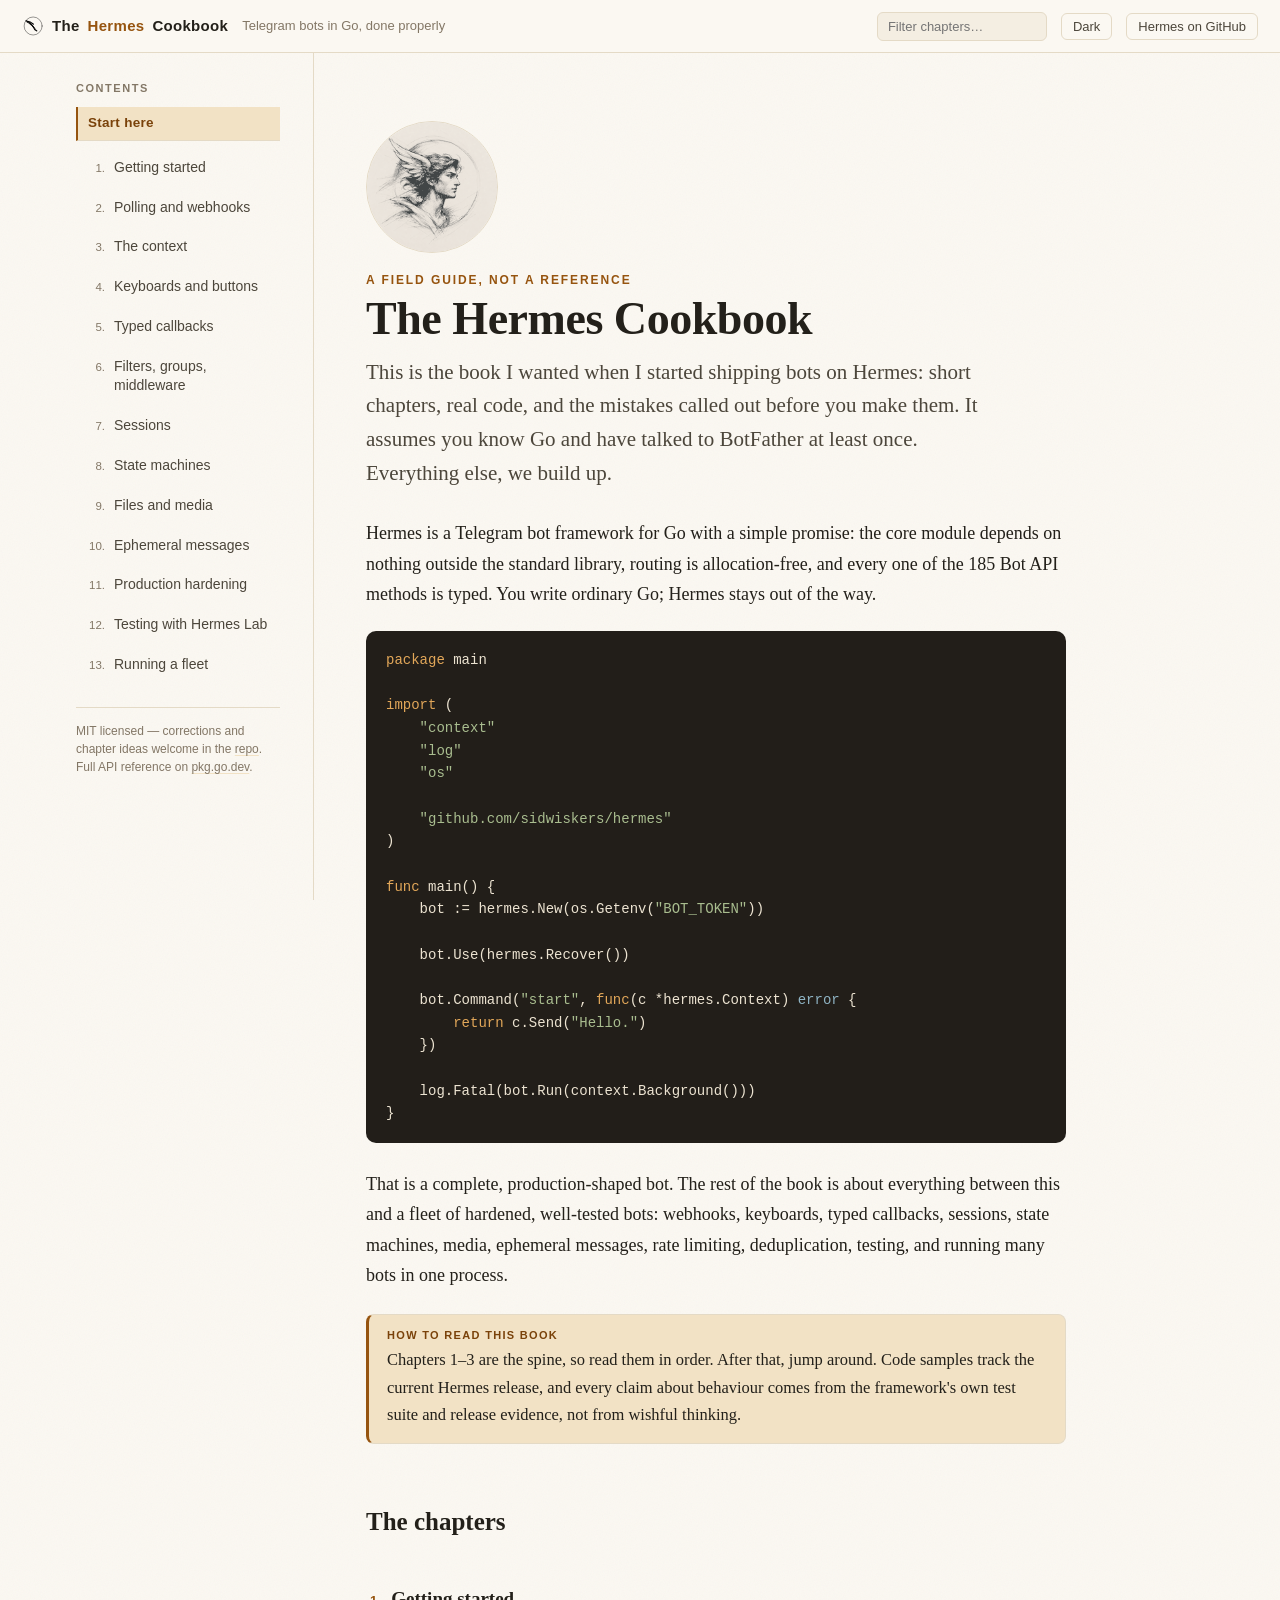
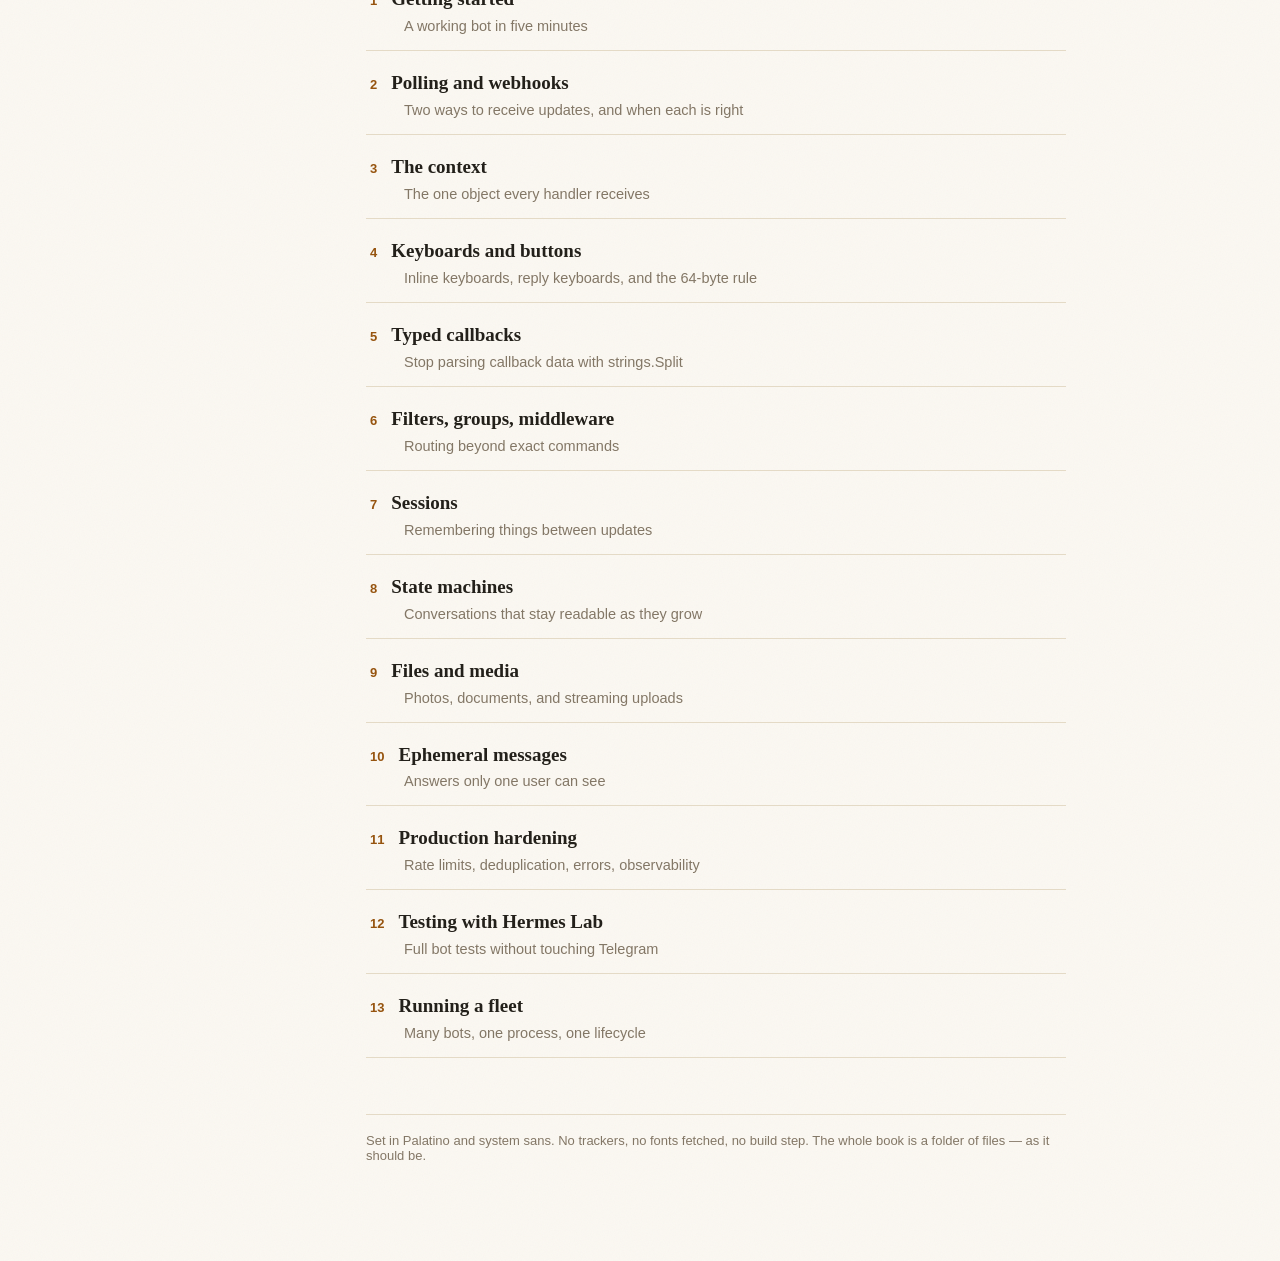
<file: index.html>
<!DOCTYPE html>
<html lang="en">
<head>
<meta charset="utf-8">
<meta name="viewport" content="width=device-width, initial-scale=1">
<title>The Hermes Cookbook — Telegram bots in Go, done properly</title>
<meta name="description" content="A practical, book-style guide to building Telegram bots with Hermes, the zero-dependency Bot API framework for Go.">
<link rel="icon" href="assets/img/logo.svg" type="image/svg+xml">
<link rel="stylesheet" href="assets/css/book.css">
</head>
<body>

<header class="topbar">
  <button id="menuToggle" class="gh" type="button">Chapters</button>
  <a class="wordmark" href="index.html"><img class="wordmark-logo" src="assets/img/logo.svg" alt="">The <em>Hermes</em> Cookbook</a>
  <span class="crumb">Telegram bots in Go, done properly</span>
  <input id="q" type="search" placeholder="Filter chapters…" aria-label="Filter chapters">
  <button id="theme" type="button">Dark</button>
  <a class="gh" href="https://github.com/sidwiskers/hermes">Hermes on GitHub</a>
</header>

<div class="shell">
  <nav class="toc">
    <p class="toc-head">Contents</p>
    <ol></ol>
    <div class="toc-foot">
      MIT licensed — corrections and chapter
      ideas welcome in the
      <a href="https://github.com/sidwiskers/hermes-cookbook">repo</a>.<br>
      Full API reference on
      <a href="https://pkg.go.dev/github.com/sidwiskers/hermes">pkg.go.dev</a>.
    </div>
  </nav>

  <main>
    <article class="hero">
      <img class="hero-logo" src="assets/img/logo.png" alt="Hermes — the winged profile sketch">
      <p class="kicker">A field guide, not a reference</p>
      <h1>The Hermes Cookbook</h1>
      <p class="lede">
        This is the book I wanted when I started shipping bots on Hermes: short
        chapters, real code, and the mistakes called out before you make them.
        It assumes you know Go and have talked to BotFather at least once.
        Everything else, we build up.
      </p>

      <p>
        Hermes is a Telegram bot framework for Go with a simple promise: the
        core module depends on nothing outside the standard library, routing
        is allocation-free, and every one of the 185 Bot&nbsp;API methods is
        typed. You write ordinary Go; Hermes stays out of the way.
      </p>

      <pre><code>package main

import (
    "context"
    "log"
    "os"

    "github.com/sidwiskers/hermes"
)

func main() {
    bot := hermes.New(os.Getenv("BOT_TOKEN"))

    bot.Use(hermes.Recover())

    bot.Command("start", func(c *hermes.Context) error {
        return c.Send("Hello.")
    })

    log.Fatal(bot.Run(context.Background()))
}</code></pre>

      <p>
        That is a complete, production-shaped bot. The rest of the book is
        about everything between this and a fleet of hardened, well-tested
        bots: webhooks, keyboards, typed callbacks, sessions, state machines,
        media, ephemeral messages, rate limiting, deduplication, testing, and
        running many bots in one process.
      </p>

      <div class="note">
        <span class="tag">How to read this book</span>
        <p>Chapters 1–3 are the spine, so read them in order. After that, jump
        around. Code samples track the current Hermes release, and every
        claim about behaviour comes from the framework's own test suite and
        release evidence, not from wishful thinking.</p>
      </div>

      <h2>The chapters</h2>
      <div class="chapters"></div>

      <div class="colophon">
        Set in Palatino and system sans. No trackers, no fonts fetched, no
        build step. The whole book is a folder of files — as it should be.
      </div>
    </article>
  </main>
</div>

<script src="assets/js/book.js"></script>
</body>
</html>
</file>
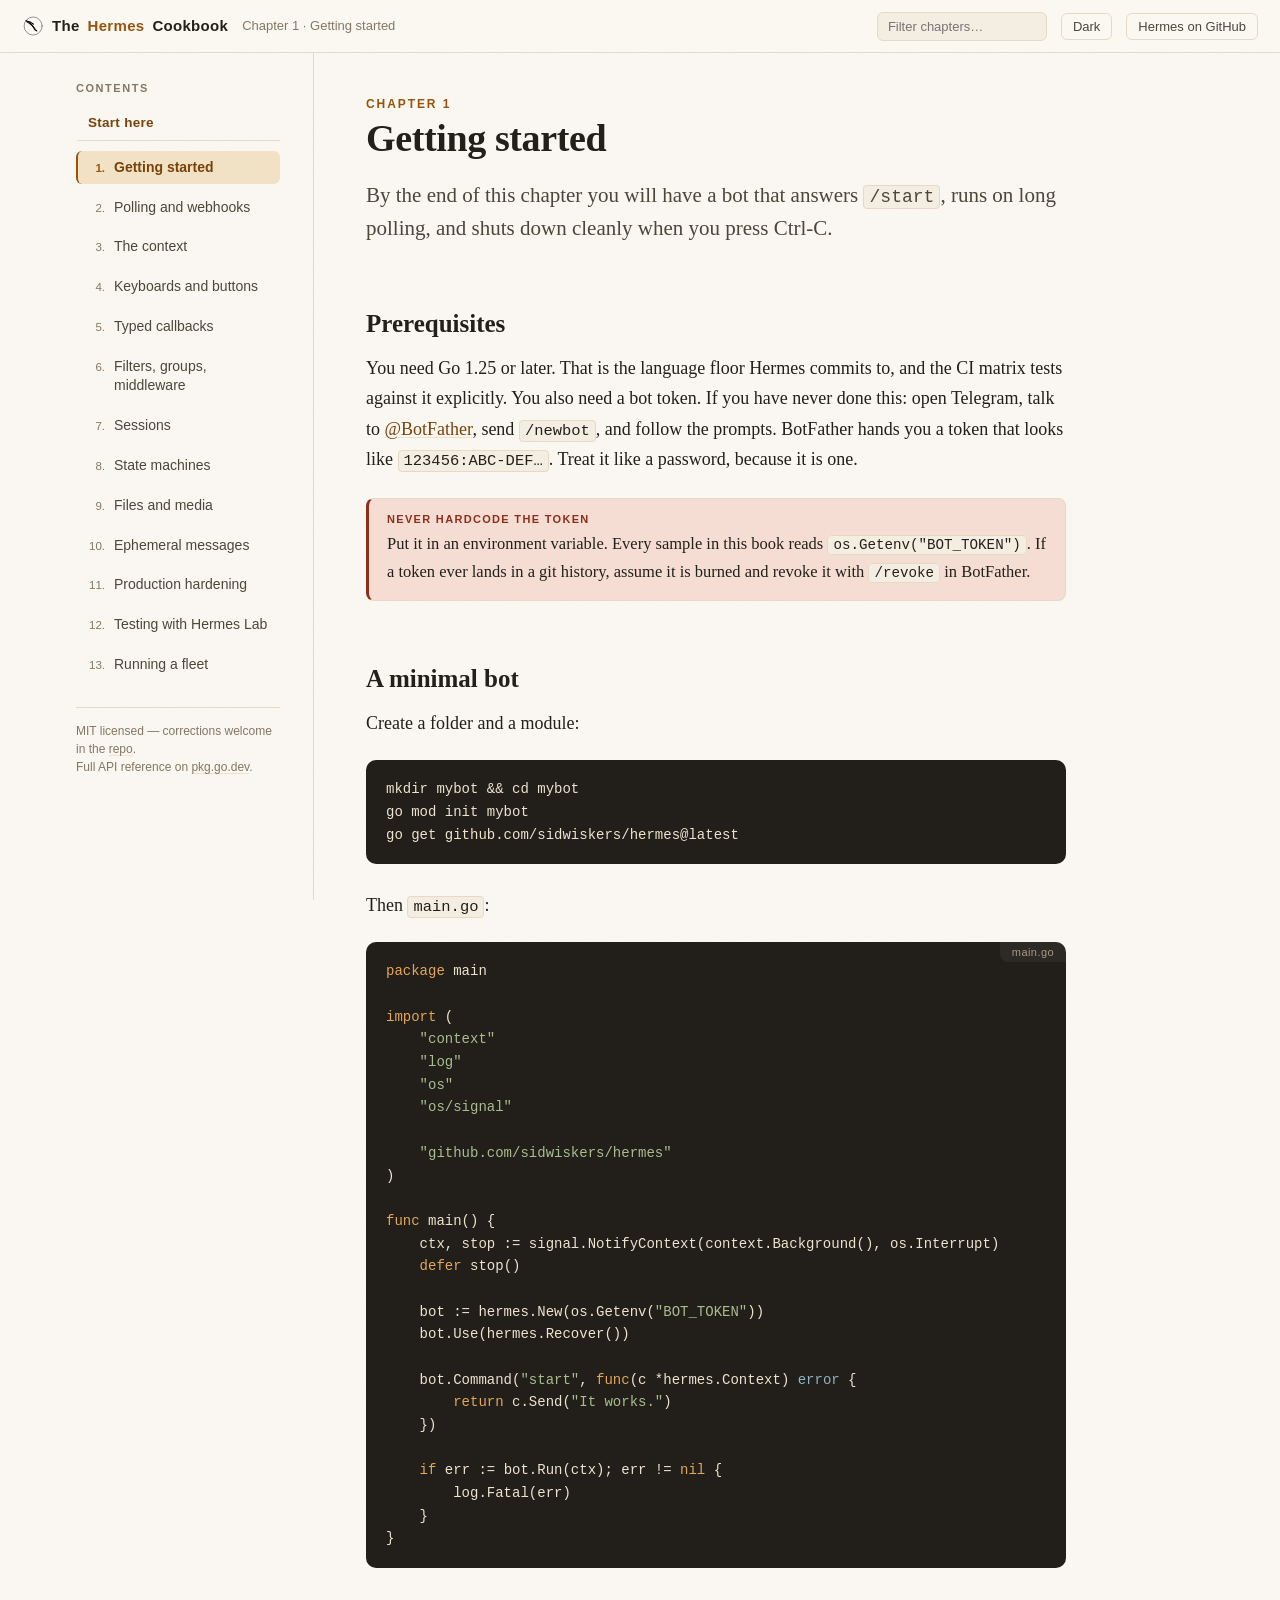
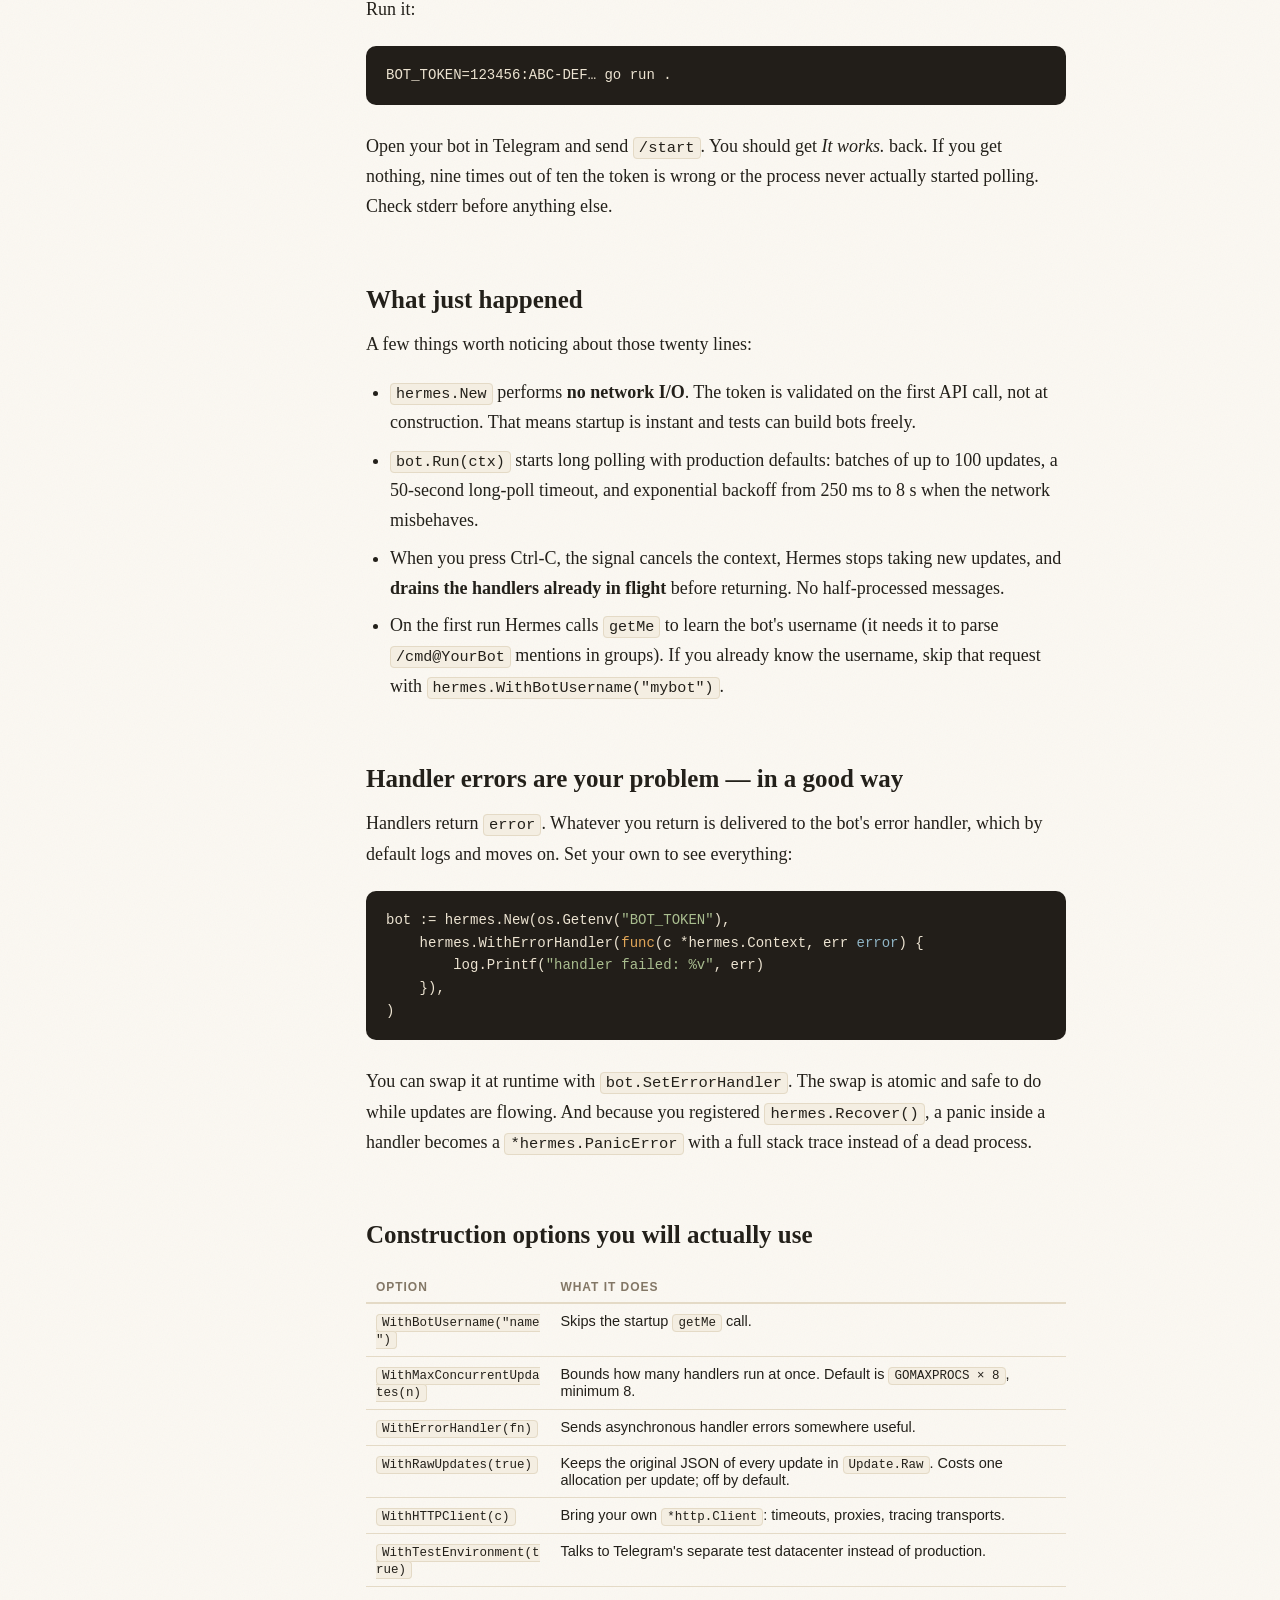
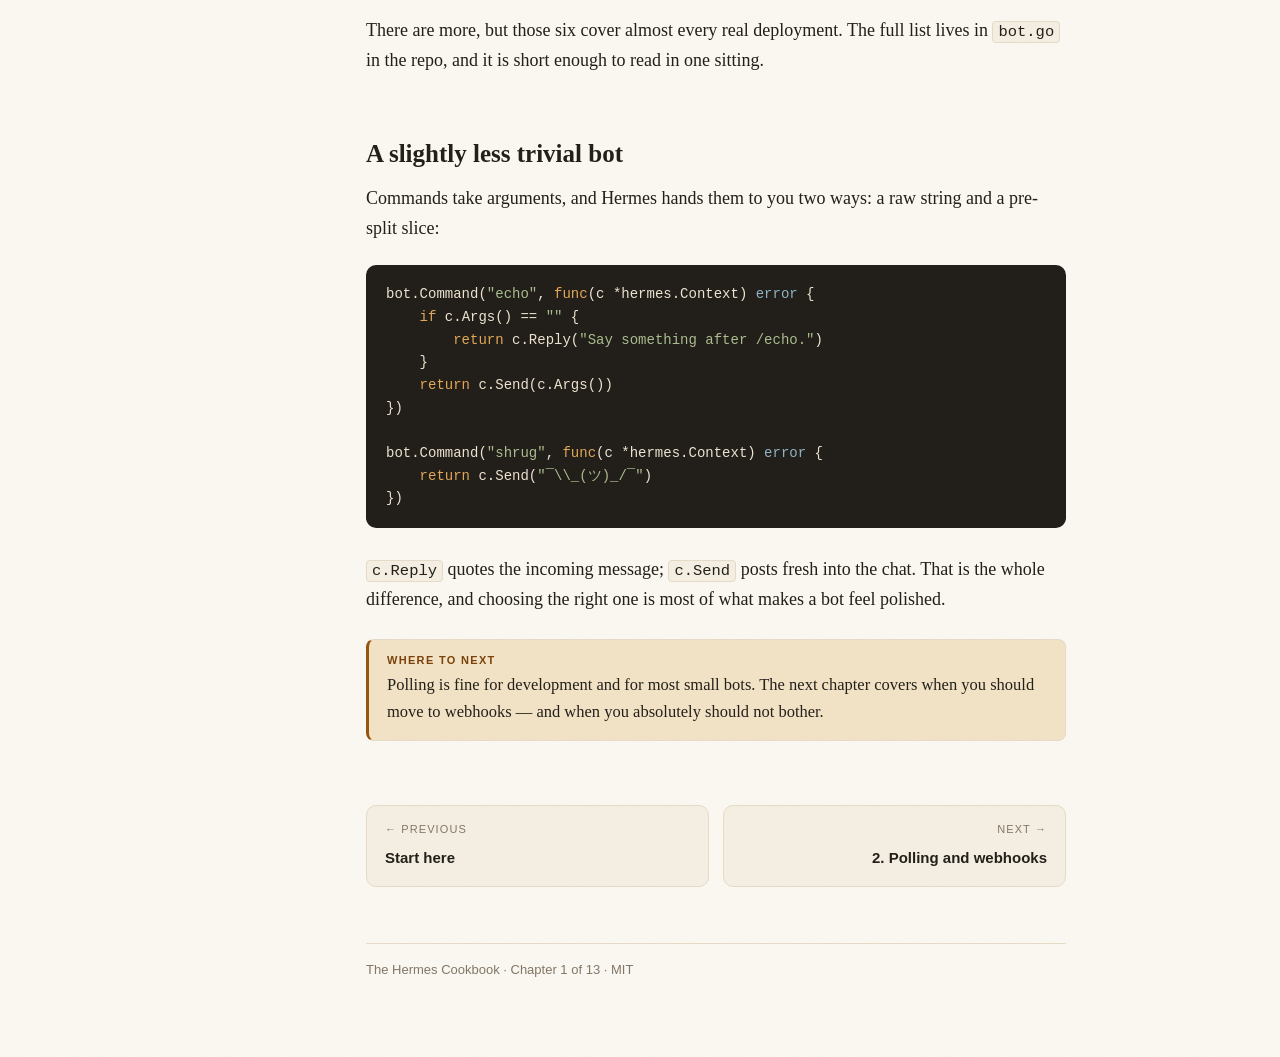
<file: chapters/01-getting-started.html>
<!DOCTYPE html>
<html lang="en">
<head>
<meta charset="utf-8">
<meta name="viewport" content="width=device-width, initial-scale=1">
<title>1. Getting started — The Hermes Cookbook</title>
<link rel="icon" href="../assets/img/logo.svg" type="image/svg+xml">
<link rel="stylesheet" href="../assets/css/book.css">
</head>
<body>

<header class="topbar">
  <button id="menuToggle" class="gh" type="button">Chapters</button>
  <a class="wordmark" href="../index.html"><img class="wordmark-logo" src="../assets/img/logo.svg" alt="">The <em>Hermes</em> Cookbook</a>
  <span class="crumb">Chapter 1 · Getting started</span>
  <input id="q" type="search" placeholder="Filter chapters…" aria-label="Filter chapters">
  <button id="theme" type="button">Dark</button>
  <a class="gh" href="https://github.com/sidwiskers/hermes">Hermes on GitHub</a>
</header>

<div class="shell">
  <nav class="toc"><p class="toc-head">Contents</p><ol></ol></nav>
  <main>
    <article>
      <p class="kicker">Chapter 1</p>
      <h1>Getting started</h1>
      <p class="lede">
        By the end of this chapter you will have a bot that answers
        <code>/start</code>, runs on long polling, and shuts down cleanly when
        you press Ctrl-C.
      </p>

      <h2>Prerequisites</h2>
      <p>
        You need Go 1.25 or later. That is the language floor Hermes commits
        to, and the CI matrix tests against it explicitly. You also need a bot
        token. If you have never done this: open Telegram, talk to
        <a href="https://t.me/BotFather">@BotFather</a>, send
        <code>/newbot</code>, and follow the prompts. BotFather hands you a
        token that looks like <code>123456:ABC-DEF…</code>. Treat it like a
        password, because it is one.
      </p>

      <div class="warn">
        <span class="tag">Never hardcode the token</span>
        <p>Put it in an environment variable. Every sample in this book reads
        <code>os.Getenv("BOT_TOKEN")</code>. If a token ever lands in a git
        history, assume it is burned and revoke it with <code>/revoke</code>
        in BotFather.</p>
      </div>

      <h2>A minimal bot</h2>
      <p>Create a folder and a module:</p>

      <pre><code>mkdir mybot && cd mybot
go mod init mybot
go get github.com/sidwiskers/hermes@latest</code></pre>

      <p>Then <code>main.go</code>:</p>

      <pre><span class="file-tab">main.go</span><code>package main

import (
    "context"
    "log"
    "os"
    "os/signal"

    "github.com/sidwiskers/hermes"
)

func main() {
    ctx, stop := signal.NotifyContext(context.Background(), os.Interrupt)
    defer stop()

    bot := hermes.New(os.Getenv("BOT_TOKEN"))
    bot.Use(hermes.Recover())

    bot.Command("start", func(c *hermes.Context) error {
        return c.Send("It works.")
    })

    if err := bot.Run(ctx); err != nil {
        log.Fatal(err)
    }
}</code></pre>

      <p>Run it:</p>

      <pre><code>BOT_TOKEN=123456:ABC-DEF… go run .</code></pre>

      <p>
        Open your bot in Telegram and send <code>/start</code>. You should get
        <em>It works.</em> back. If you get nothing, nine times out of ten the
        token is wrong or the process never actually started polling. Check
        stderr before anything else.
      </p>

      <h2>What just happened</h2>
      <p>A few things worth noticing about those twenty lines:</p>
      <ul>
        <li><code>hermes.New</code> performs <strong>no network I/O</strong>.
        The token is validated on the first API call, not at construction.
        That means startup is instant and tests can build bots freely.</li>
        <li><code>bot.Run(ctx)</code> starts long polling with production
        defaults: batches of up to 100 updates, a 50-second long-poll
        timeout, and exponential backoff from 250&nbsp;ms to 8&nbsp;s when the
        network misbehaves.</li>
        <li>When you press Ctrl-C, the signal cancels the context, Hermes
        stops taking new updates, and <strong>drains the handlers already in
        flight</strong> before returning. No half-processed messages.</li>
        <li>On the first run Hermes calls <code>getMe</code> to learn the
        bot's username (it needs it to parse <code>/cmd@YourBot</code>
        mentions in groups). If you already know the username, skip that
        request with <code>hermes.WithBotUsername("mybot")</code>.</li>
      </ul>

      <h2>Handler errors are your problem — in a good way</h2>
      <p>
        Handlers return <code>error</code>. Whatever you return is delivered
        to the bot's error handler, which by default logs and moves on. Set
        your own to see everything:
      </p>

      <pre><code>bot := hermes.New(os.Getenv("BOT_TOKEN"),
    hermes.WithErrorHandler(func(c *hermes.Context, err error) {
        log.Printf("handler failed: %v", err)
    }),
)</code></pre>

      <p>
        You can swap it at runtime with <code>bot.SetErrorHandler</code>. The
        swap is atomic and safe to do while updates are flowing. And because
        you registered <code>hermes.Recover()</code>, a panic inside a handler
        becomes a <code>*hermes.PanicError</code> with a full stack trace
        instead of a dead process.
      </p>

      <h2>Construction options you will actually use</h2>
      <table>
        <tr><th>Option</th><th>What it does</th></tr>
        <tr><td><code>WithBotUsername("name")</code></td><td>Skips the startup <code>getMe</code> call.</td></tr>
        <tr><td><code>WithMaxConcurrentUpdates(n)</code></td><td>Bounds how many handlers run at once. Default is <code>GOMAXPROCS × 8</code>, minimum 8.</td></tr>
        <tr><td><code>WithErrorHandler(fn)</code></td><td>Sends asynchronous handler errors somewhere useful.</td></tr>
        <tr><td><code>WithRawUpdates(true)</code></td><td>Keeps the original JSON of every update in <code>Update.Raw</code>. Costs one allocation per update; off by default.</td></tr>
        <tr><td><code>WithHTTPClient(c)</code></td><td>Bring your own <code>*http.Client</code>: timeouts, proxies, tracing transports.</td></tr>
        <tr><td><code>WithTestEnvironment(true)</code></td><td>Talks to Telegram's separate test datacenter instead of production.</td></tr>
      </table>

      <p>
        There are more, but those six cover almost every real deployment. The
        full list lives in <code>bot.go</code> in the repo, and it is short
        enough to read in one sitting.
      </p>

      <h2>A slightly less trivial bot</h2>
      <p>
        Commands take arguments, and Hermes hands them to you two ways: a
        raw string and a pre-split slice:
      </p>

      <pre><code>bot.Command("echo", func(c *hermes.Context) error {
    if c.Args() == "" {
        return c.Reply("Say something after /echo.")
    }
    return c.Send(c.Args())
})

bot.Command("shrug", func(c *hermes.Context) error {
    return c.Send("¯\\_(ツ)_/¯")
})</code></pre>

      <p>
        <code>c.Reply</code> quotes the incoming message;
        <code>c.Send</code> posts fresh into the chat. That is the whole
        difference, and choosing the right one is most of what makes a bot
        feel polished.
      </p>

      <div class="note">
        <span class="tag">Where to next</span>
        <p>Polling is fine for development and for most small bots. The next
        chapter covers when you should move to webhooks — and when you
        absolutely should not bother.</p>
      </div>

      <nav class="pager"></nav>

      <div class="colophon">The Hermes Cookbook · Chapter 1 of 13 · MIT</div>
    </article>
  </main>
</div>

<script src="../assets/js/book.js"></script>
</body>
</html>
</file>
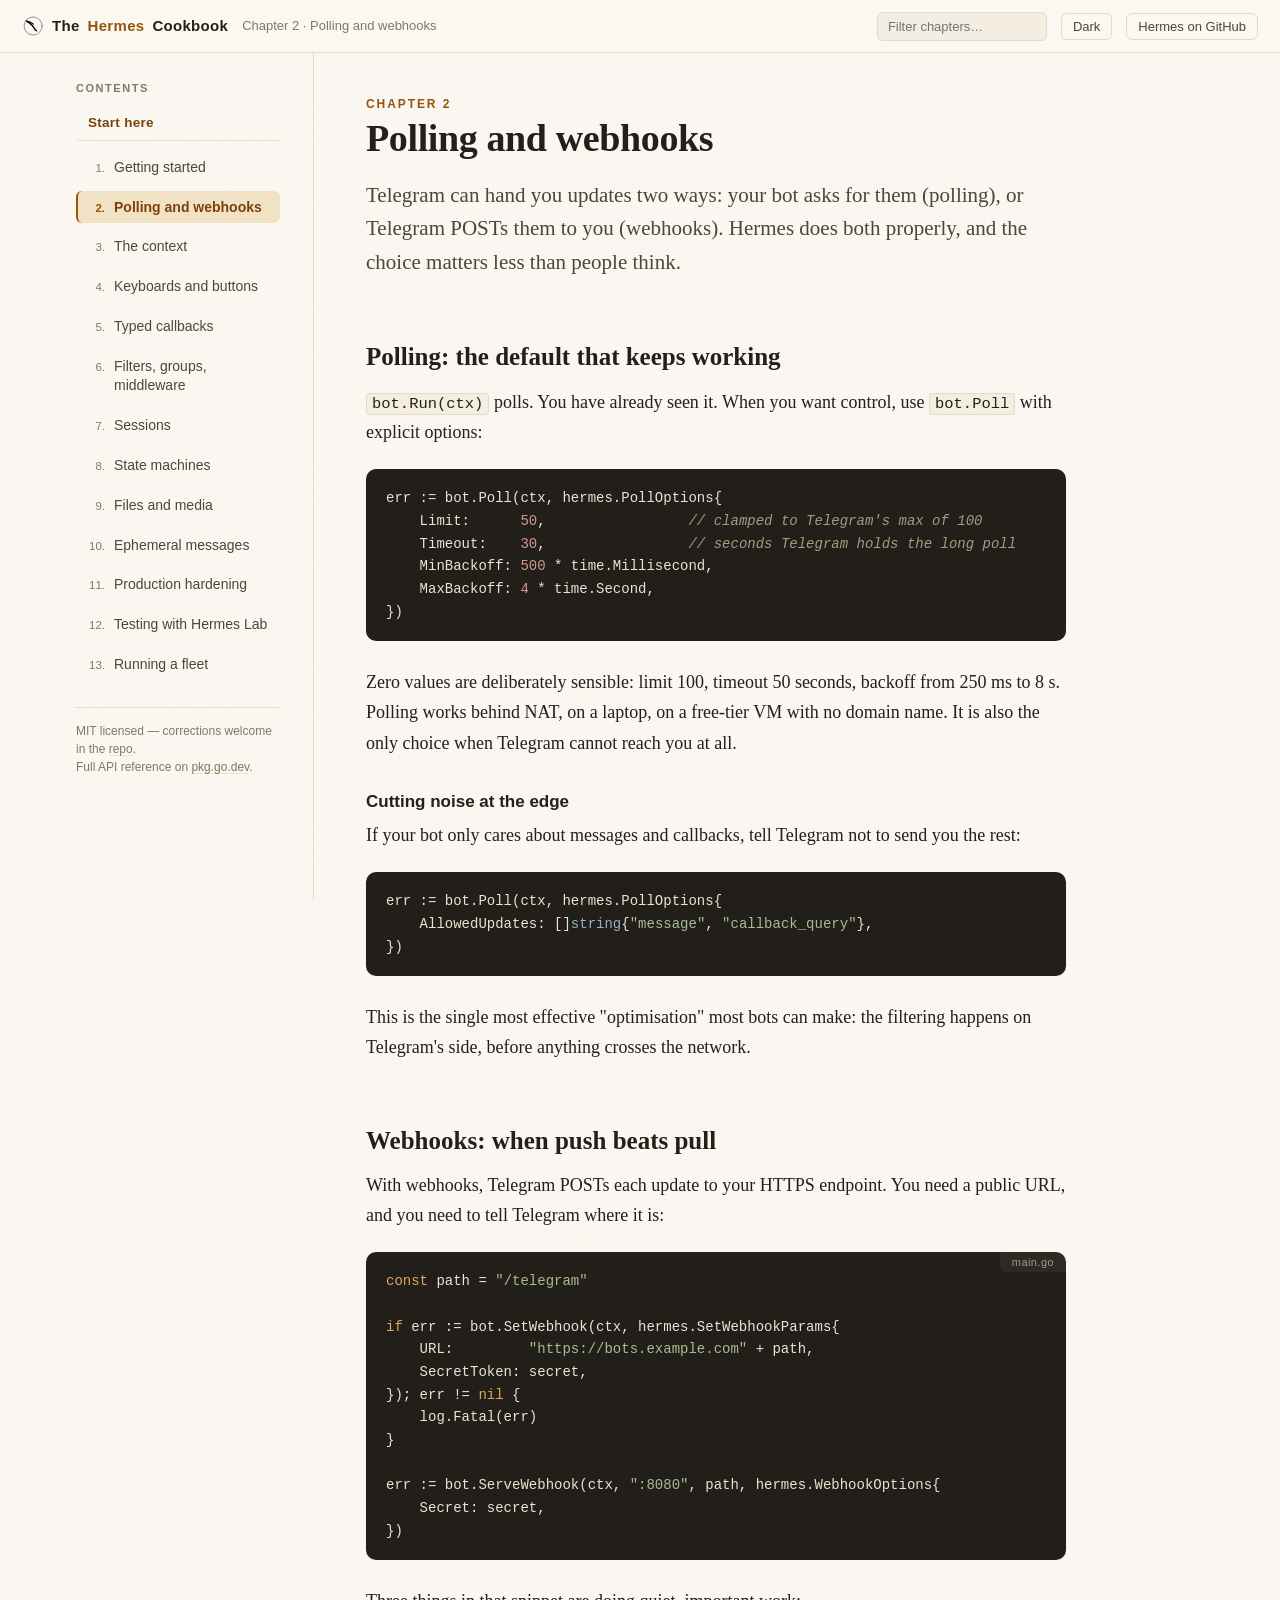
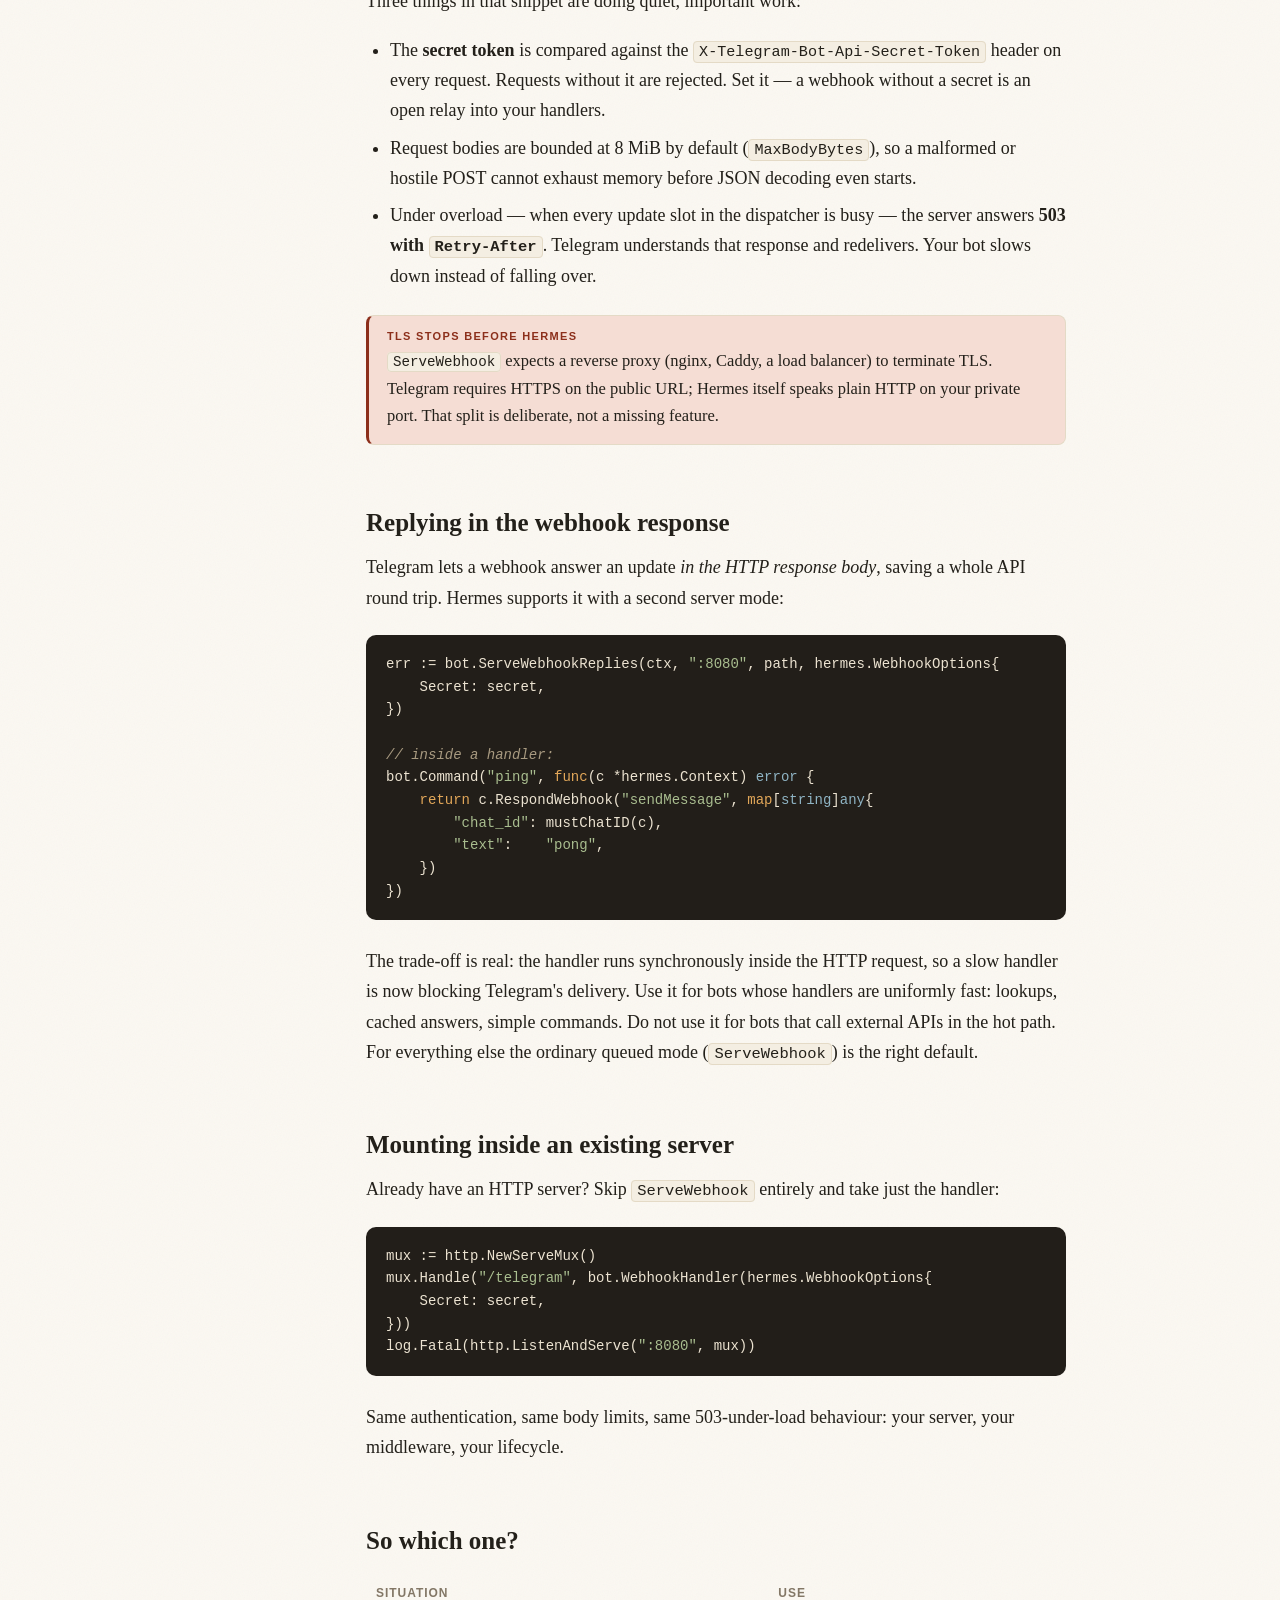
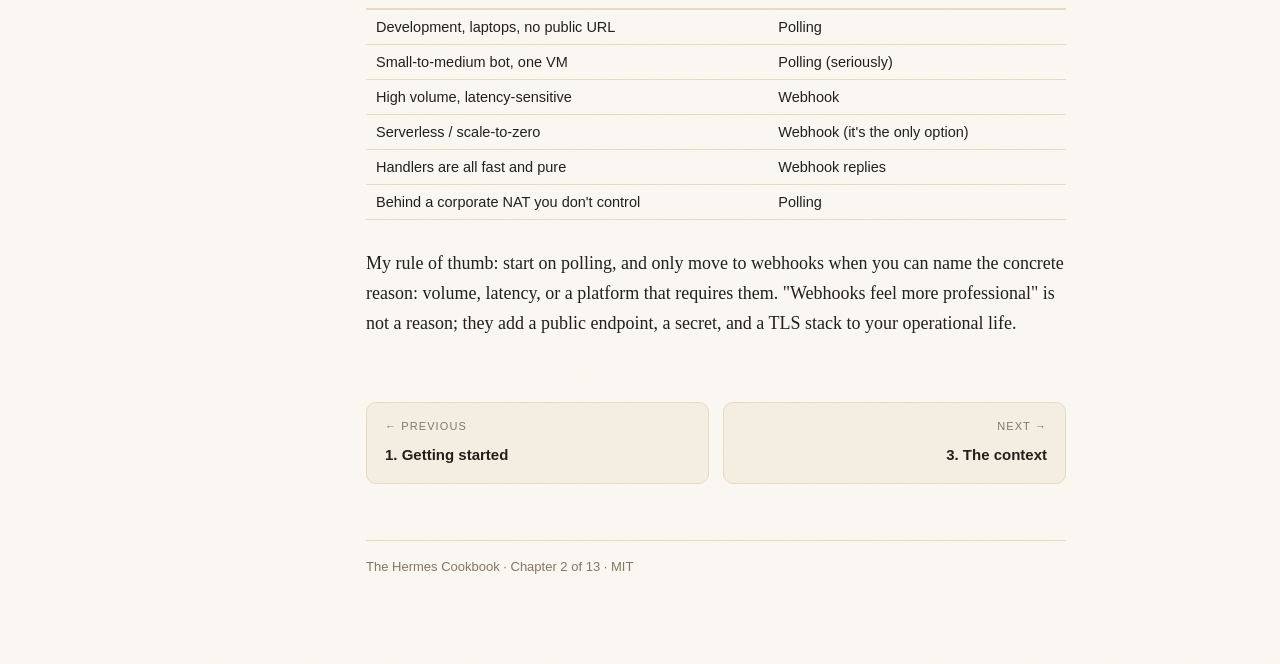
<file: chapters/02-polling-and-webhooks.html>
<!DOCTYPE html>
<html lang="en">
<head>
<meta charset="utf-8">
<meta name="viewport" content="width=device-width, initial-scale=1">
<title>2. Polling and webhooks — The Hermes Cookbook</title>
<link rel="icon" href="../assets/img/logo.svg" type="image/svg+xml">
<link rel="stylesheet" href="../assets/css/book.css">
</head>
<body>

<header class="topbar">
  <button id="menuToggle" class="gh" type="button">Chapters</button>
  <a class="wordmark" href="../index.html"><img class="wordmark-logo" src="../assets/img/logo.svg" alt="">The <em>Hermes</em> Cookbook</a>
  <span class="crumb">Chapter 2 · Polling and webhooks</span>
  <input id="q" type="search" placeholder="Filter chapters…" aria-label="Filter chapters">
  <button id="theme" type="button">Dark</button>
  <a class="gh" href="https://github.com/sidwiskers/hermes">Hermes on GitHub</a>
</header>

<div class="shell">
  <nav class="toc"><p class="toc-head">Contents</p><ol></ol></nav>
  <main>
    <article>
      <p class="kicker">Chapter 2</p>
      <h1>Polling and webhooks</h1>
      <p class="lede">
        Telegram can hand you updates two ways: your bot asks for them
        (polling), or Telegram POSTs them to you (webhooks). Hermes does both
        properly, and the choice matters less than people think.
      </p>

      <h2>Polling: the default that keeps working</h2>
      <p>
        <code>bot.Run(ctx)</code> polls. You have already seen it. When you
        want control, use <code>bot.Poll</code> with explicit options:
      </p>

      <pre><code>err := bot.Poll(ctx, hermes.PollOptions{
    Limit:      50,                 // clamped to Telegram's max of 100
    Timeout:    30,                 // seconds Telegram holds the long poll
    MinBackoff: 500 * time.Millisecond,
    MaxBackoff: 4 * time.Second,
})</code></pre>

      <p>
        Zero values are deliberately sensible: limit 100, timeout 50 seconds,
        backoff from 250&nbsp;ms to 8&nbsp;s. Polling works behind NAT, on a
        laptop, on a free-tier VM with no domain name. It is also the only
        choice when Telegram cannot reach you at all.
      </p>

      <h3>Cutting noise at the edge</h3>
      <p>
        If your bot only cares about messages and callbacks, tell Telegram not
        to send you the rest:
      </p>

      <pre><code>err := bot.Poll(ctx, hermes.PollOptions{
    AllowedUpdates: []string{"message", "callback_query"},
})</code></pre>

      <p>
        This is the single most effective "optimisation" most bots can make:
        the filtering happens on Telegram's side, before anything crosses the
        network.
      </p>

      <h2>Webhooks: when push beats pull</h2>
      <p>
        With webhooks, Telegram POSTs each update to your HTTPS endpoint.
        You need a public URL, and you need to tell Telegram where it is:
      </p>

      <pre><span class="file-tab">main.go</span><code>const path = "/telegram"

if err := bot.SetWebhook(ctx, hermes.SetWebhookParams{
    URL:         "https://bots.example.com" + path,
    SecretToken: secret,
}); err != nil {
    log.Fatal(err)
}

err := bot.ServeWebhook(ctx, ":8080", path, hermes.WebhookOptions{
    Secret: secret,
})</code></pre>

      <p>
        Three things in that snippet are doing quiet, important work:
      </p>
      <ul>
        <li>The <strong>secret token</strong> is compared against the
        <code>X-Telegram-Bot-Api-Secret-Token</code> header on every request.
        Requests without it are rejected. Set it — a webhook without a secret
        is an open relay into your handlers.</li>
        <li>Request bodies are bounded at 8&nbsp;MiB by default
        (<code>MaxBodyBytes</code>), so a malformed or hostile POST cannot
        exhaust memory before JSON decoding even starts.</li>
        <li>Under overload — when every update slot in the dispatcher is busy
        — the server answers <strong>503 with <code>Retry-After</code></strong>.
        Telegram understands that response and redelivers. Your bot slows
        down instead of falling over.</li>
      </ul>

      <div class="warn">
        <span class="tag">TLS stops before Hermes</span>
        <p><code>ServeWebhook</code> expects a reverse proxy (nginx, Caddy, a
        load balancer) to terminate TLS. Telegram requires HTTPS on the public
        URL; Hermes itself speaks plain HTTP on your private port. That
        split is deliberate, not a missing feature.</p>
      </div>

      <h2>Replying in the webhook response</h2>
      <p>
        Telegram lets a webhook answer an update <em>in the HTTP response
        body</em>, saving a whole API round trip. Hermes supports it with a
        second server mode:
      </p>

      <pre><code>err := bot.ServeWebhookReplies(ctx, ":8080", path, hermes.WebhookOptions{
    Secret: secret,
})

// inside a handler:
bot.Command("ping", func(c *hermes.Context) error {
    return c.RespondWebhook("sendMessage", map[string]any{
        "chat_id": mustChatID(c),
        "text":    "pong",
    })
})</code></pre>

      <p>
        The trade-off is real: the handler runs synchronously inside the HTTP
        request, so a slow handler is now blocking Telegram's delivery. Use it
        for bots whose handlers are uniformly fast: lookups, cached answers,
        simple commands. Do not use it for bots that call external APIs in
        the hot path. For everything else the ordinary queued mode
        (<code>ServeWebhook</code>) is the right default.
      </p>

      <h2>Mounting inside an existing server</h2>
      <p>
        Already have an HTTP server? Skip <code>ServeWebhook</code> entirely
        and take just the handler:
      </p>

      <pre><code>mux := http.NewServeMux()
mux.Handle("/telegram", bot.WebhookHandler(hermes.WebhookOptions{
    Secret: secret,
}))
log.Fatal(http.ListenAndServe(":8080", mux))</code></pre>

      <p>
        Same authentication, same body limits, same 503-under-load behaviour:
        your server, your middleware, your lifecycle.
      </p>

      <h2>So which one?</h2>
      <table>
        <tr><th>Situation</th><th>Use</th></tr>
        <tr><td>Development, laptops, no public URL</td><td>Polling</td></tr>
        <tr><td>Small-to-medium bot, one VM</td><td>Polling (seriously)</td></tr>
        <tr><td>High volume, latency-sensitive</td><td>Webhook</td></tr>
        <tr><td>Serverless / scale-to-zero</td><td>Webhook (it's the only option)</td></tr>
        <tr><td>Handlers are all fast and pure</td><td>Webhook replies</td></tr>
        <tr><td>Behind a corporate NAT you don't control</td><td>Polling</td></tr>
      </table>

      <p>
        My rule of thumb: start on polling, and only move to webhooks when you
        can name the concrete reason: volume, latency, or a platform that
        requires them. "Webhooks feel more professional" is not a reason;
        they add a public endpoint, a secret, and a TLS stack to your
        operational life.
      </p>

      <nav class="pager"></nav>
      <div class="colophon">The Hermes Cookbook · Chapter 2 of 13 · MIT</div>
    </article>
  </main>
</div>

<script src="../assets/js/book.js"></script>
</body>
</html>
</file>
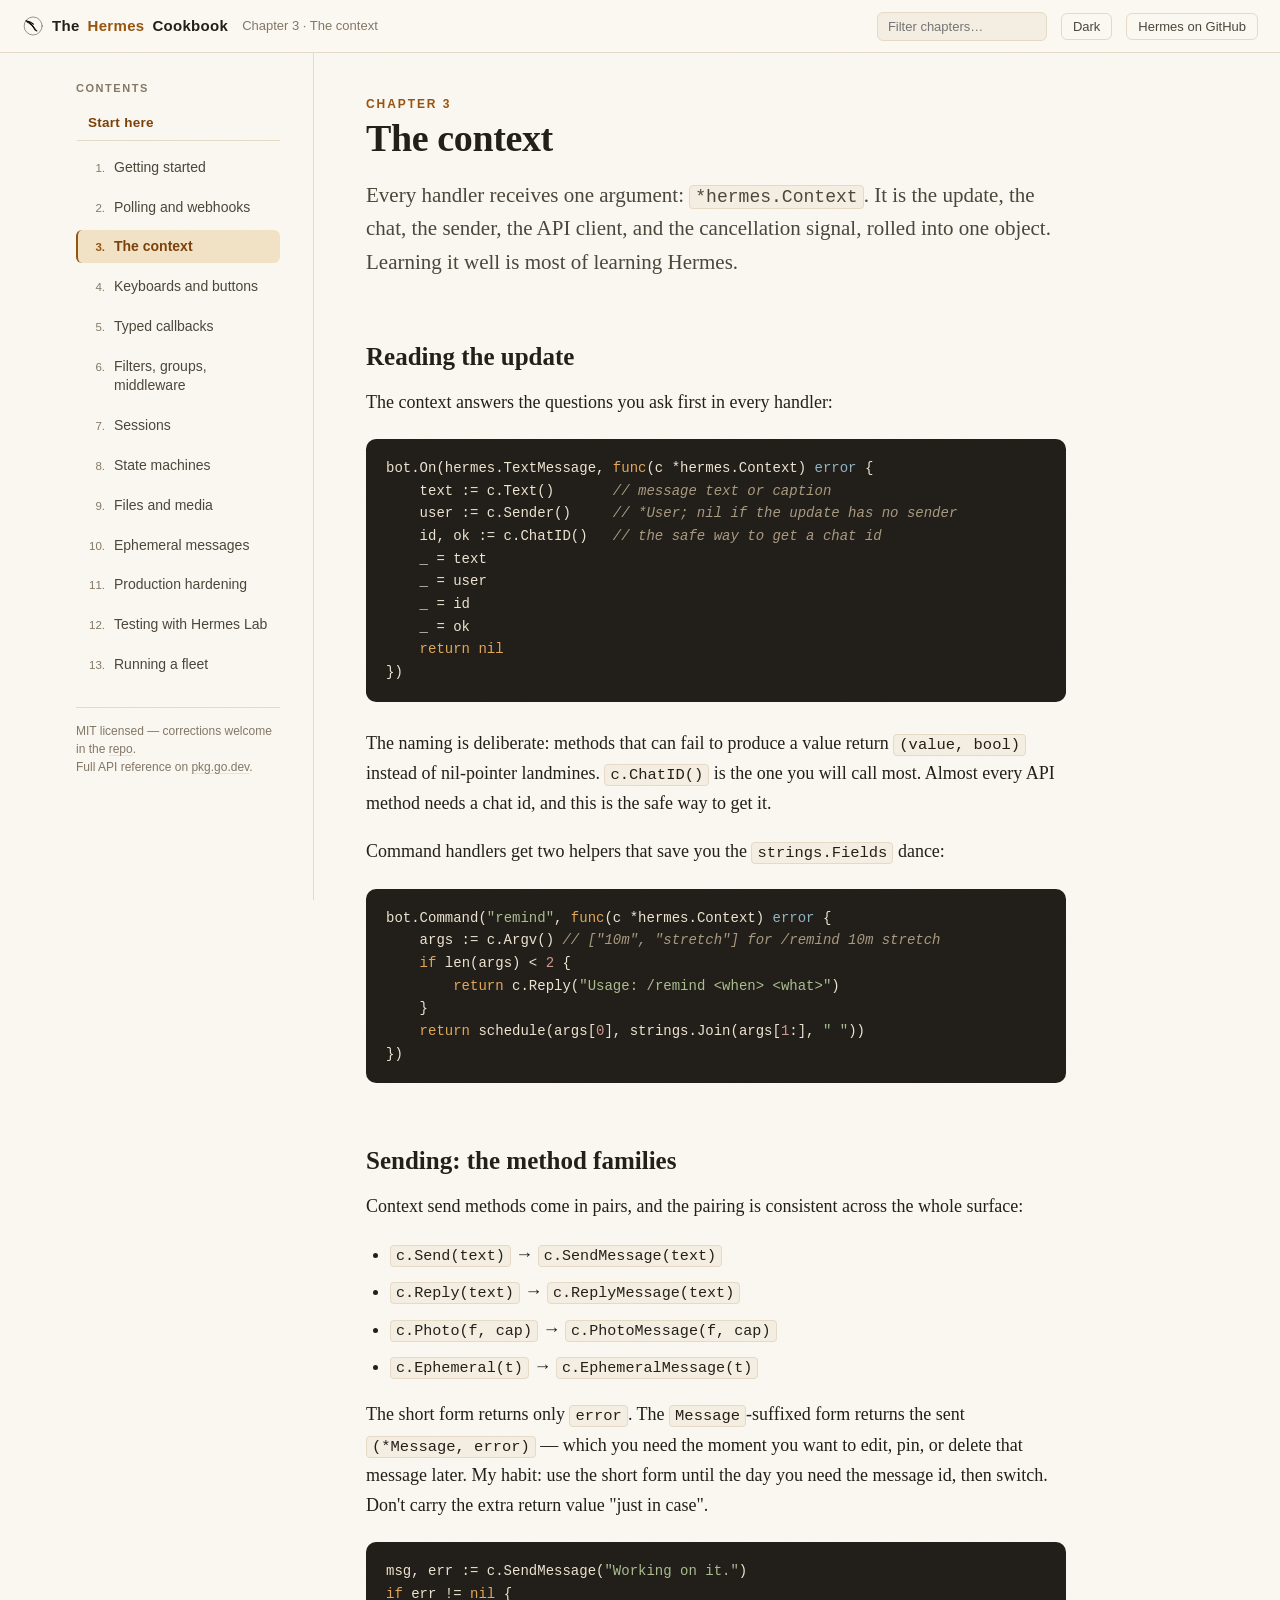
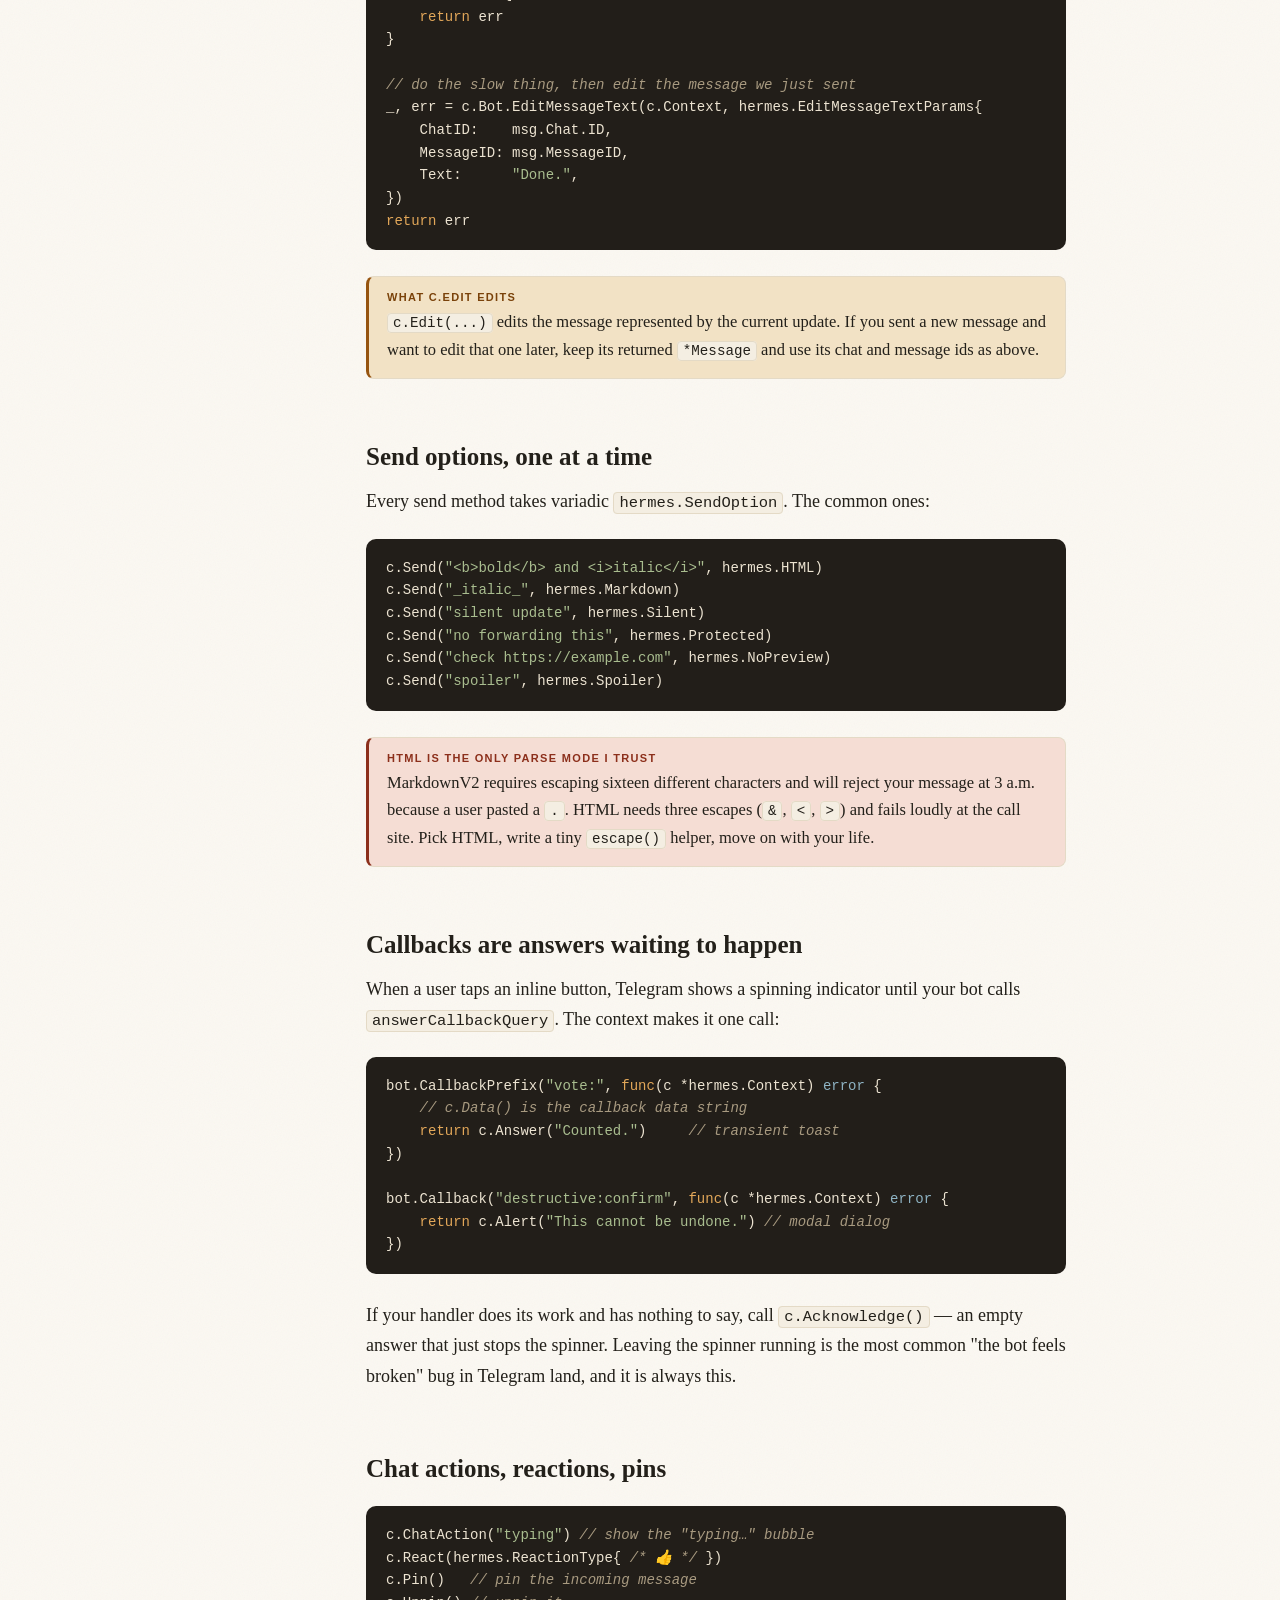
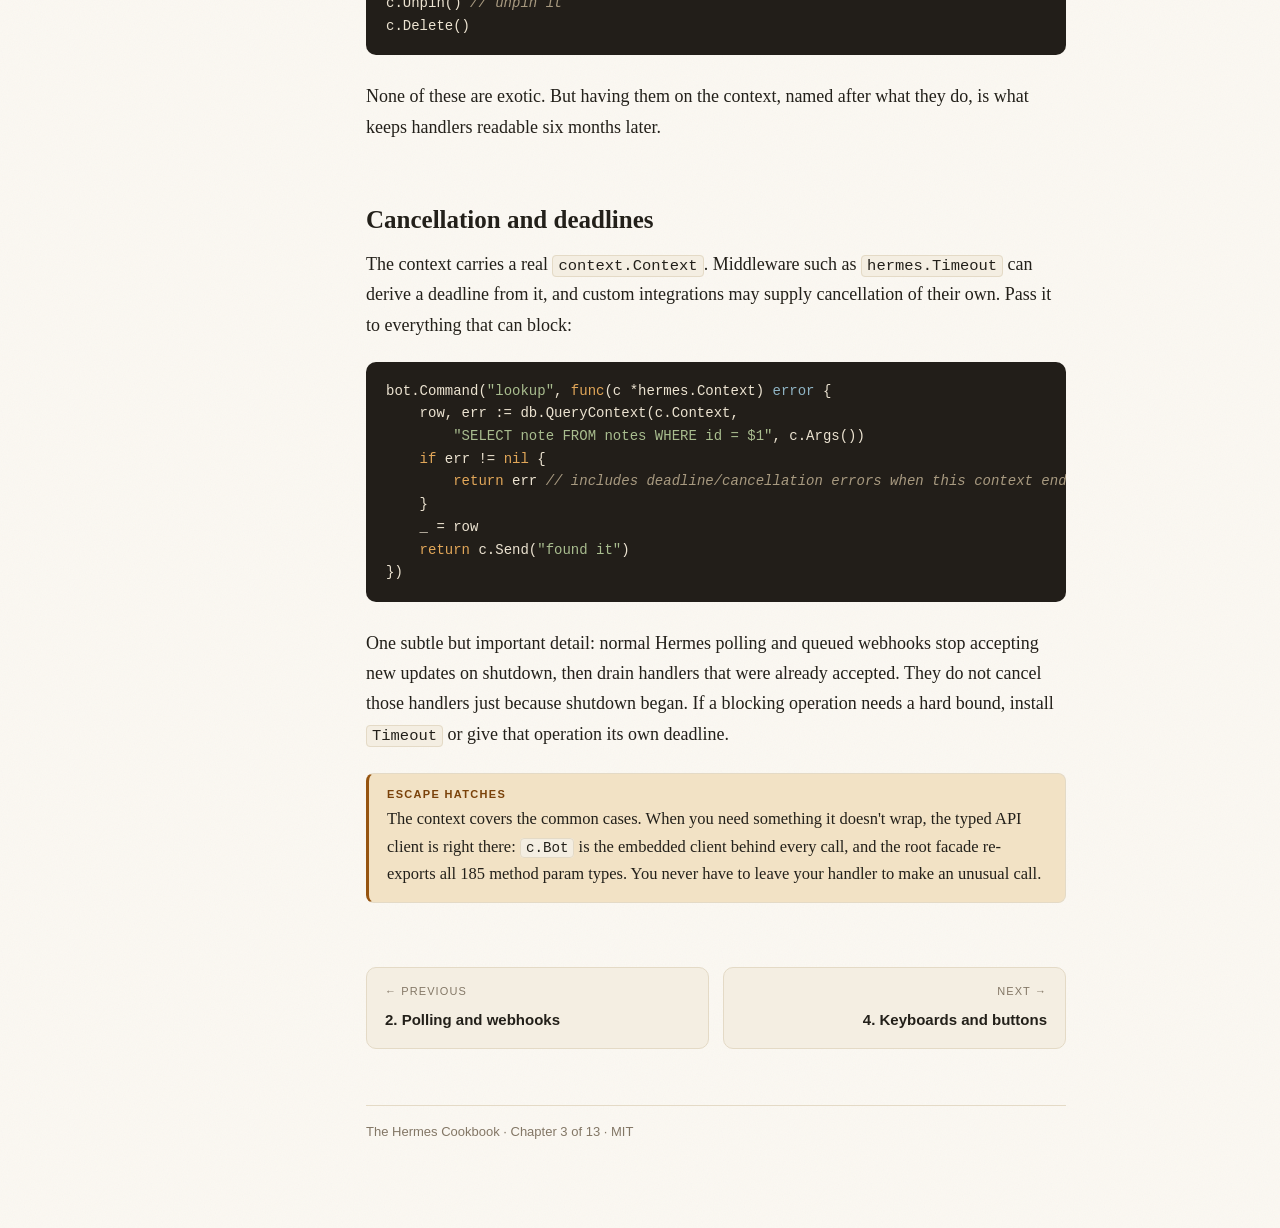
<file: chapters/03-the-context.html>
<!DOCTYPE html>
<html lang="en">
<head>
<meta charset="utf-8">
<meta name="viewport" content="width=device-width, initial-scale=1">
<title>3. The context — The Hermes Cookbook</title>
<link rel="icon" href="../assets/img/logo.svg" type="image/svg+xml">
<link rel="stylesheet" href="../assets/css/book.css">
</head>
<body>

<header class="topbar">
  <button id="menuToggle" class="gh" type="button">Chapters</button>
  <a class="wordmark" href="../index.html"><img class="wordmark-logo" src="../assets/img/logo.svg" alt="">The <em>Hermes</em> Cookbook</a>
  <span class="crumb">Chapter 3 · The context</span>
  <input id="q" type="search" placeholder="Filter chapters…" aria-label="Filter chapters">
  <button id="theme" type="button">Dark</button>
  <a class="gh" href="https://github.com/sidwiskers/hermes">Hermes on GitHub</a>
</header>

<div class="shell">
  <nav class="toc"><p class="toc-head">Contents</p><ol></ol></nav>
  <main>
    <article>
      <p class="kicker">Chapter 3</p>
      <h1>The context</h1>
      <p class="lede">
        Every handler receives one argument: <code>*hermes.Context</code>.
        It is the update, the chat, the sender, the API client, and the
        cancellation signal, rolled into one object. Learning it well is
        most of learning Hermes.
      </p>

      <h2>Reading the update</h2>
      <p>
        The context answers the questions you ask first in every handler:
      </p>

      <pre><code>bot.On(hermes.TextMessage, func(c *hermes.Context) error {
    text := c.Text()       // message text or caption
    user := c.Sender()     // *User; nil if the update has no sender
    id, ok := c.ChatID()   // the safe way to get a chat id
    _ = text
    _ = user
    _ = id
    _ = ok
    return nil
})</code></pre>

      <p>
        The naming is deliberate: methods that can fail to produce a value
        return <code>(value, bool)</code> instead of nil-pointer landmines.
        <code>c.ChatID()</code> is the one you will call most. Almost every
        API method needs a chat id, and this is the safe way to get it.
      </p>

      <p>
        Command handlers get two helpers that save you the
        <code>strings.Fields</code> dance:
      </p>

      <pre><code>bot.Command("remind", func(c *hermes.Context) error {
    args := c.Argv() // ["10m", "stretch"] for /remind 10m stretch
    if len(args) < 2 {
        return c.Reply("Usage: /remind &lt;when&gt; &lt;what&gt;")
    }
    return schedule(args[0], strings.Join(args[1:], " "))
})</code></pre>

      <h2>Sending: the method families</h2>
      <p>
        Context send methods come in pairs, and the pairing is consistent
        across the whole surface:
      </p>
      <ul>
        <li><code>c.Send(text)</code> → <code>c.SendMessage(text)</code></li>
        <li><code>c.Reply(text)</code> → <code>c.ReplyMessage(text)</code></li>
        <li><code>c.Photo(f, cap)</code> → <code>c.PhotoMessage(f, cap)</code></li>
        <li><code>c.Ephemeral(t)</code> → <code>c.EphemeralMessage(t)</code></li>
      </ul>
      <p>
        The short form returns only <code>error</code>. The
        <code>Message</code>-suffixed form returns the sent
        <code>(*Message, error)</code> — which you need the moment you want to
        edit, pin, or delete that message later. My habit: use the short form
        until the day you need the message id, then switch. Don't carry the
        extra return value "just in case".
      </p>

      <pre><code>msg, err := c.SendMessage("Working on it.")
if err != nil {
    return err
}

// do the slow thing, then edit the message we just sent
_, err = c.Bot.EditMessageText(c.Context, hermes.EditMessageTextParams{
    ChatID:    msg.Chat.ID,
    MessageID: msg.MessageID,
    Text:      "Done.",
})
return err</code></pre>

      <div class="note">
        <span class="tag">What c.Edit edits</span>
        <p><code>c.Edit(...)</code> edits the message represented by the
        current update. If you sent a new message and want to edit that one
        later, keep its returned <code>*Message</code> and use its chat and
        message ids as above.</p>
      </div>

      <h2>Send options, one at a time</h2>
      <p>
        Every send method takes variadic <code>hermes.SendOption</code>.
        The common ones:
      </p>

      <pre><code>c.Send("&lt;b&gt;bold&lt;/b&gt; and &lt;i&gt;italic&lt;/i&gt;", hermes.HTML)
c.Send("_italic_", hermes.Markdown)
c.Send("silent update", hermes.Silent)
c.Send("no forwarding this", hermes.Protected)
c.Send("check https://example.com", hermes.NoPreview)
c.Send("spoiler", hermes.Spoiler)</code></pre>

      <div class="warn">
        <span class="tag">HTML is the only parse mode I trust</span>
        <p>MarkdownV2 requires escaping sixteen different characters and will
        reject your message at 3&nbsp;a.m. because a user pasted a
        <code>.</code>. HTML needs three escapes (<code>&amp;</code>,
        <code>&lt;</code>, <code>&gt;</code>) and fails loudly at the call
        site. Pick HTML, write a tiny <code>escape()</code> helper, move on
        with your life.</p>
      </div>

      <h2>Callbacks are answers waiting to happen</h2>
      <p>
        When a user taps an inline button, Telegram shows a spinning
        indicator until your bot calls <code>answerCallbackQuery</code>.
        The context makes it one call:
      </p>

      <pre><code>bot.CallbackPrefix("vote:", func(c *hermes.Context) error {
    // c.Data() is the callback data string
    return c.Answer("Counted.")     // transient toast
})

bot.Callback("destructive:confirm", func(c *hermes.Context) error {
    return c.Alert("This cannot be undone.") // modal dialog
})</code></pre>

      <p>
        If your handler does its work and has nothing to say, call
        <code>c.Acknowledge()</code> — an empty answer that just stops the
        spinner. Leaving the spinner running is the most common
        "the bot feels broken" bug in Telegram land, and it is always this.
      </p>

      <h2>Chat actions, reactions, pins</h2>
      <pre><code>c.ChatAction("typing") // show the "typing…" bubble
c.React(hermes.ReactionType{ /* 👍 */ })
c.Pin()   // pin the incoming message
c.Unpin() // unpin it
c.Delete()</code></pre>

      <p>
        None of these are exotic. But having them on the context, named
        after what they do, is what keeps handlers readable six months later.
      </p>

      <h2>Cancellation and deadlines</h2>
      <p>
        The context carries a real <code>context.Context</code>. Middleware
        such as <code>hermes.Timeout</code> can derive a deadline from it, and
        custom integrations may supply cancellation of their own. Pass it to
        everything that can block:
      </p>

      <pre><code>bot.Command("lookup", func(c *hermes.Context) error {
    row, err := db.QueryContext(c.Context,
        "SELECT note FROM notes WHERE id = $1", c.Args())
    if err != nil {
        return err // includes deadline/cancellation errors when this context ends
    }
    _ = row
    return c.Send("found it")
})</code></pre>

      <p>
        One subtle but important detail: normal Hermes polling and queued
        webhooks stop accepting new updates on shutdown, then drain handlers
        that were already accepted. They do not cancel those handlers just
        because shutdown began. If a blocking operation needs a hard bound,
        install <code>Timeout</code> or give that operation its own deadline.
      </p>

      <div class="note">
        <span class="tag">Escape hatches</span>
        <p>The context covers the common cases. When you need something it
        doesn't wrap, the typed API client is right there:
        <code>c.Bot</code> is the embedded client behind every call, and the
        root facade re-exports all 185 method param types. You never have to
        leave your handler to make an unusual call.</p>
      </div>

      <nav class="pager"></nav>
      <div class="colophon">The Hermes Cookbook · Chapter 3 of 13 · MIT</div>
    </article>
  </main>
</div>

<script src="../assets/js/book.js"></script>
</body>
</html>
</file>
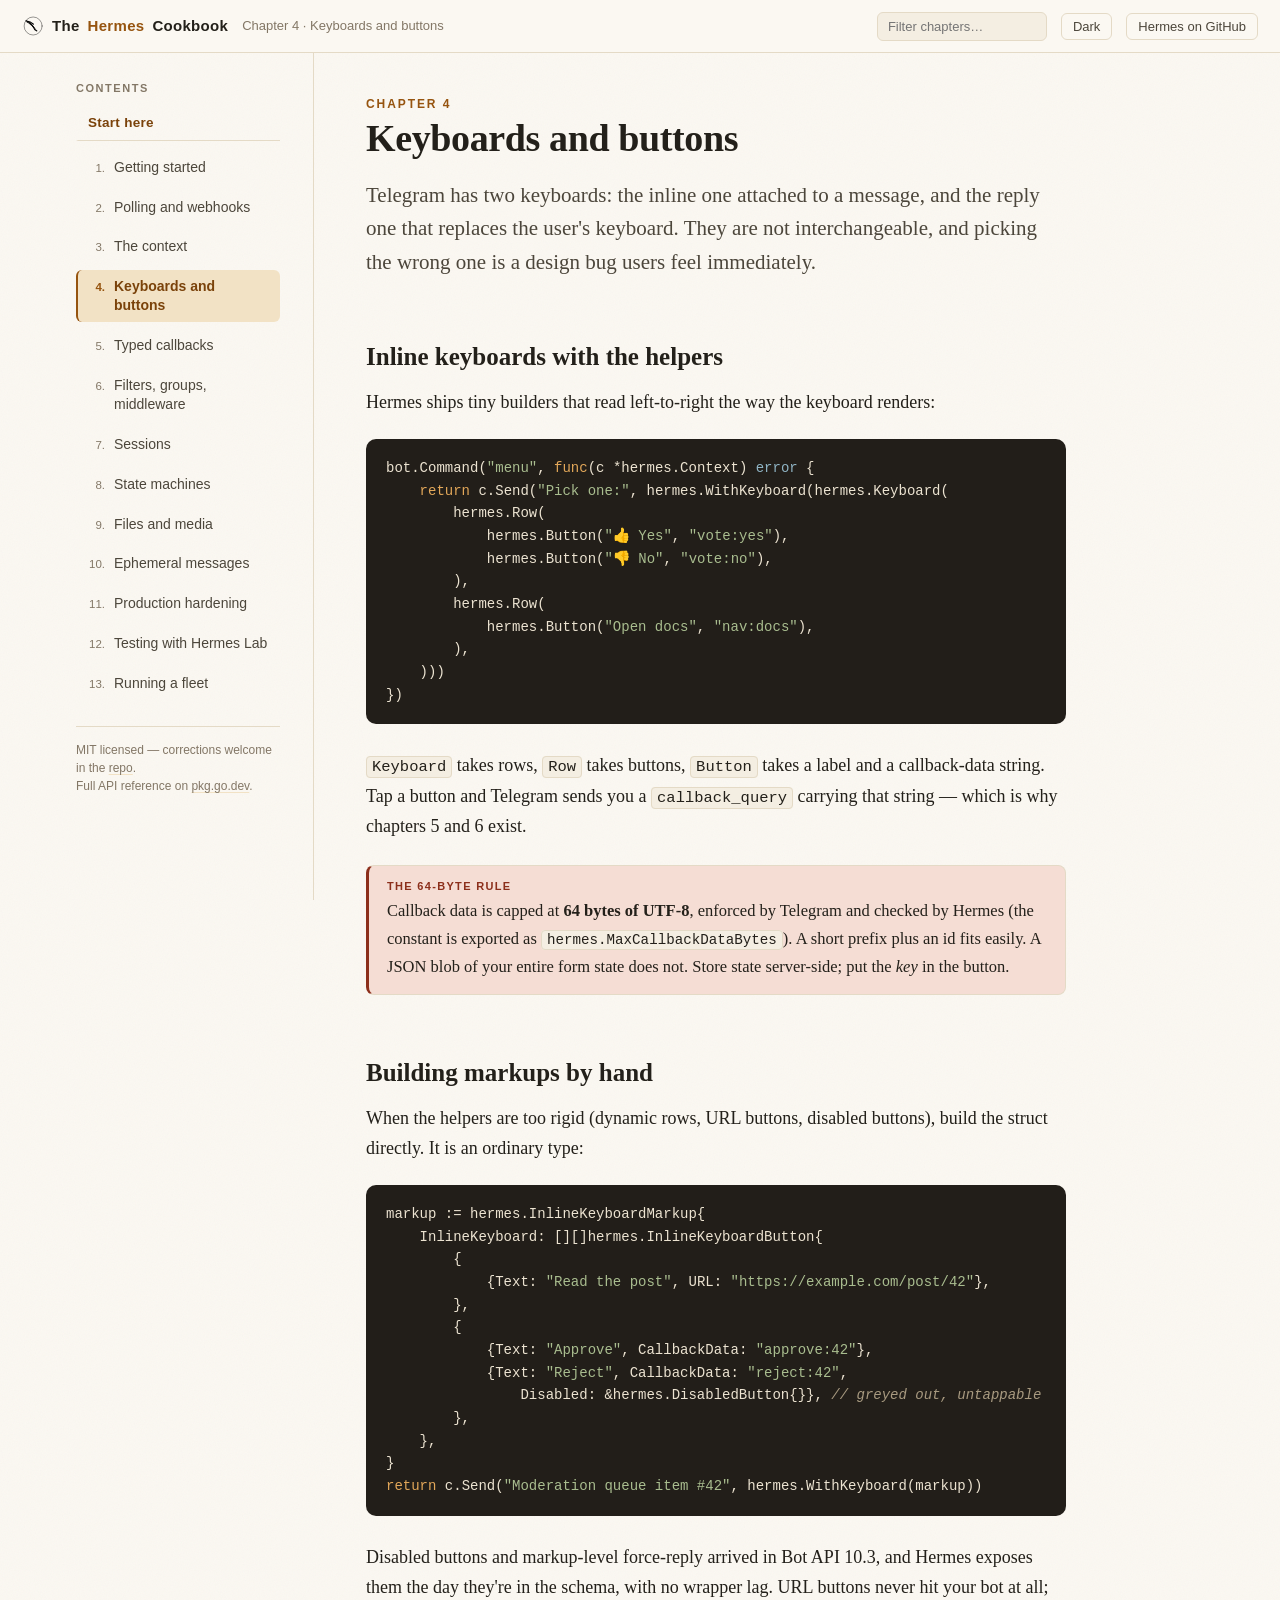
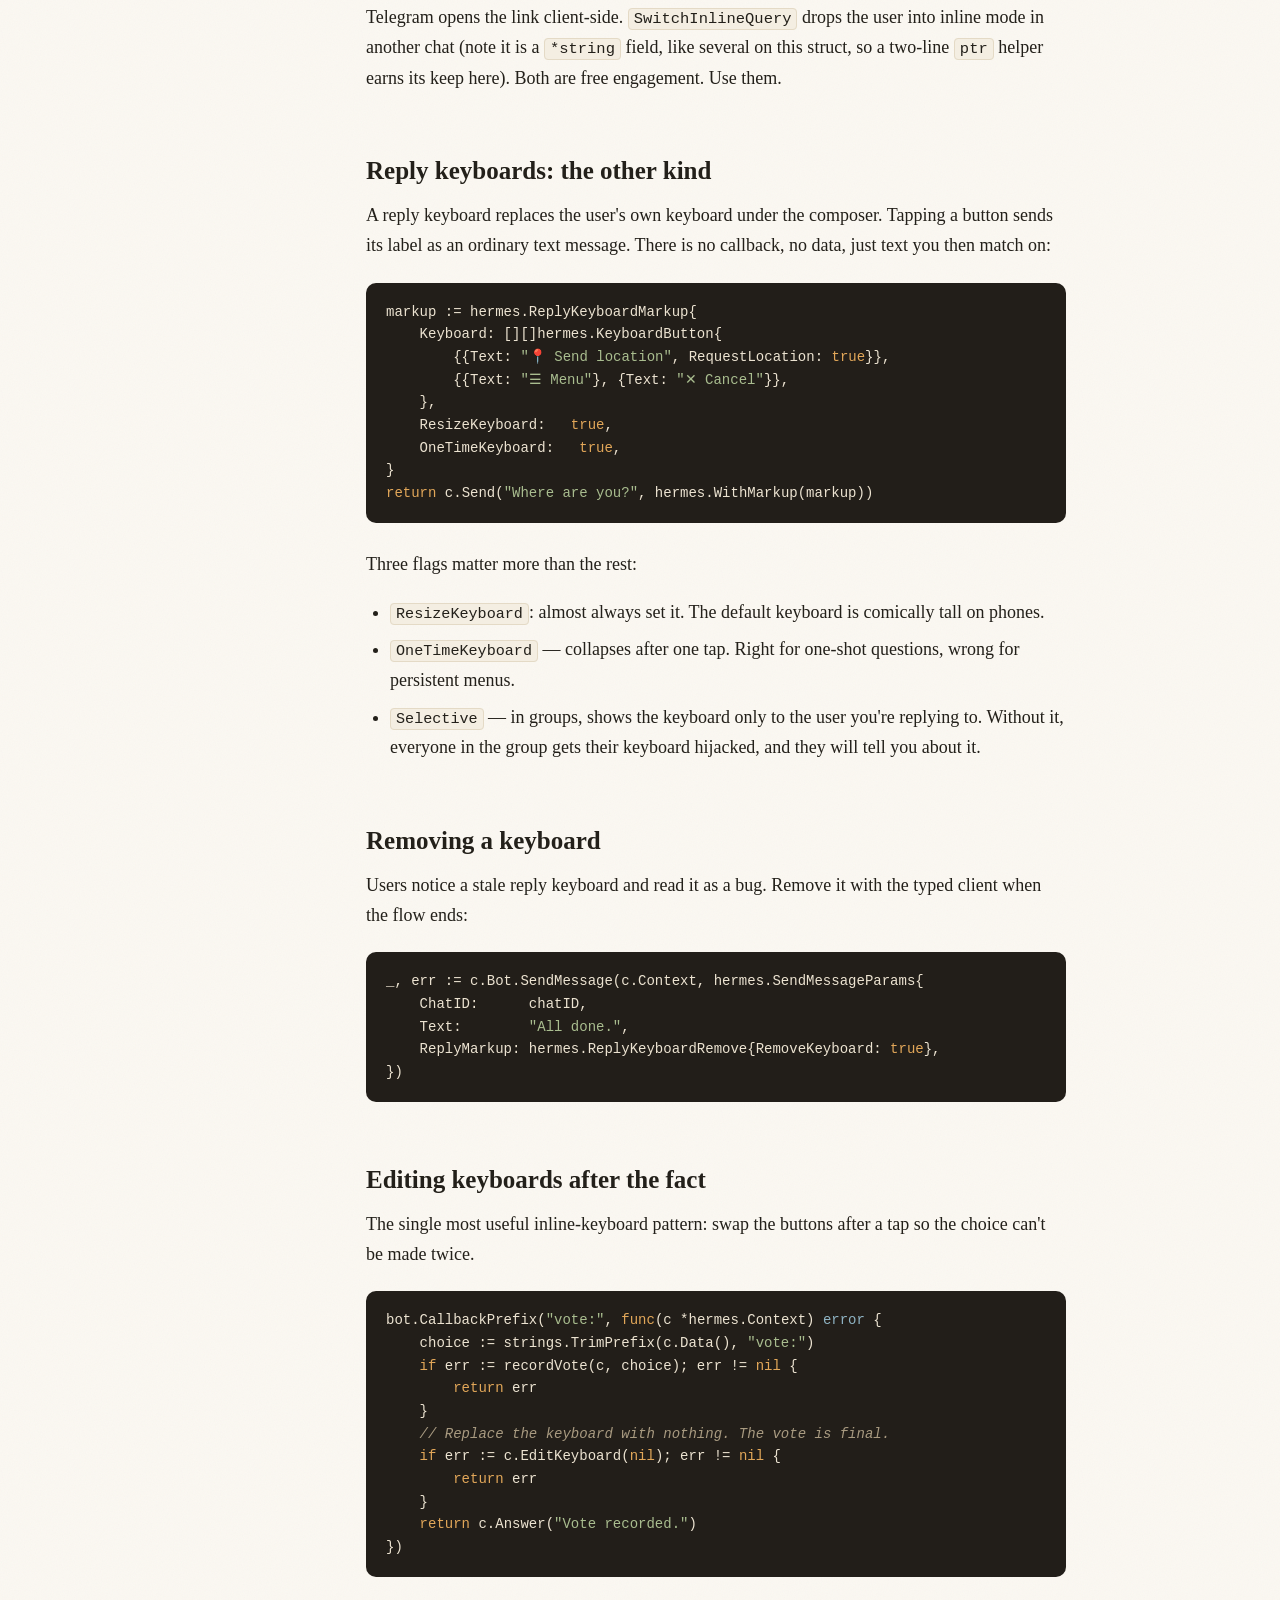
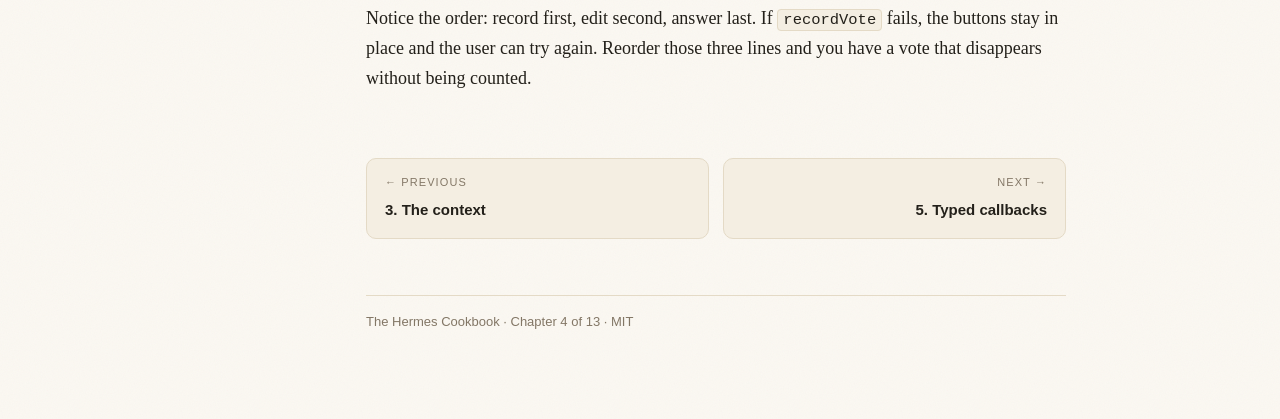
<file: chapters/04-keyboards.html>
<!DOCTYPE html>
<html lang="en">
<head>
<meta charset="utf-8">
<meta name="viewport" content="width=device-width, initial-scale=1">
<title>4. Keyboards and buttons — The Hermes Cookbook</title>
<link rel="icon" href="../assets/img/logo.svg" type="image/svg+xml">
<link rel="stylesheet" href="../assets/css/book.css">
</head>
<body>

<header class="topbar">
  <button id="menuToggle" class="gh" type="button">Chapters</button>
  <a class="wordmark" href="../index.html"><img class="wordmark-logo" src="../assets/img/logo.svg" alt="">The <em>Hermes</em> Cookbook</a>
  <span class="crumb">Chapter 4 · Keyboards and buttons</span>
  <input id="q" type="search" placeholder="Filter chapters…" aria-label="Filter chapters">
  <button id="theme" type="button">Dark</button>
  <a class="gh" href="https://github.com/sidwiskers/hermes">Hermes on GitHub</a>
</header>

<div class="shell">
  <nav class="toc"><p class="toc-head">Contents</p><ol></ol></nav>
  <main>
    <article>
      <p class="kicker">Chapter 4</p>
      <h1>Keyboards and buttons</h1>
      <p class="lede">
        Telegram has two keyboards: the inline one attached to a message, and
        the reply one that replaces the user's keyboard. They are not
        interchangeable, and picking the wrong one is a design bug users feel
        immediately.
      </p>

      <h2>Inline keyboards with the helpers</h2>
      <p>
        Hermes ships tiny builders that read left-to-right the way the
        keyboard renders:
      </p>

      <pre><code>bot.Command("menu", func(c *hermes.Context) error {
    return c.Send("Pick one:", hermes.WithKeyboard(hermes.Keyboard(
        hermes.Row(
            hermes.Button("👍 Yes", "vote:yes"),
            hermes.Button("👎 No", "vote:no"),
        ),
        hermes.Row(
            hermes.Button("Open docs", "nav:docs"),
        ),
    )))
})</code></pre>

      <p>
        <code>Keyboard</code> takes rows, <code>Row</code> takes buttons,
        <code>Button</code> takes a label and a callback-data string. Tap a
        button and Telegram sends you a <code>callback_query</code> carrying
        that string — which is why chapters 5 and 6 exist.
      </p>

      <div class="warn">
        <span class="tag">The 64-byte rule</span>
        <p>Callback data is capped at <strong>64 bytes of UTF-8</strong>,
        enforced by Telegram and checked by Hermes (the constant is exported
        as <code>hermes.MaxCallbackDataBytes</code>). A short prefix plus an
        id fits easily. A JSON blob of your entire form state does not.
        Store state server-side; put the <em>key</em> in the button.</p>
      </div>

      <h2>Building markups by hand</h2>
      <p>
        When the helpers are too rigid (dynamic rows, URL buttons, disabled
        buttons), build the struct directly. It is an ordinary type:
      </p>

      <pre><code>markup := hermes.InlineKeyboardMarkup{
    InlineKeyboard: [][]hermes.InlineKeyboardButton{
        {
            {Text: "Read the post", URL: "https://example.com/post/42"},
        },
        {
            {Text: "Approve", CallbackData: "approve:42"},
            {Text: "Reject", CallbackData: "reject:42",
                Disabled: &amp;hermes.DisabledButton{}}, // greyed out, untappable
        },
    },
}
return c.Send("Moderation queue item #42", hermes.WithKeyboard(markup))</code></pre>

      <p>
        Disabled buttons and markup-level force-reply arrived in Bot API 10.3,
        and Hermes exposes them the day they're in the schema, with no wrapper
        lag. URL buttons never hit your bot at all; Telegram opens the link
        client-side. <code>SwitchInlineQuery</code> drops the user into inline
        mode in another chat (note it is a <code>*string</code> field, like
        several on this struct, so a two-line <code>ptr</code> helper earns its
        keep here). Both are free engagement. Use them.
      </p>

      <h2>Reply keyboards: the other kind</h2>
      <p>
        A reply keyboard replaces the user's own keyboard under the composer.
        Tapping a button sends its label as an ordinary text message. There
        is no callback, no data, just text you then match on:
      </p>

      <pre><code>markup := hermes.ReplyKeyboardMarkup{
    Keyboard: [][]hermes.KeyboardButton{
        {{Text: "📍 Send location", RequestLocation: true}},
        {{Text: "☰ Menu"}, {Text: "✕ Cancel"}},
    },
    ResizeKeyboard:   true,
    OneTimeKeyboard:   true,
}
return c.Send("Where are you?", hermes.WithMarkup(markup))</code></pre>

      <p>
        Three flags matter more than the rest:
      </p>
      <ul>
        <li><code>ResizeKeyboard</code>: almost always set it. The default
        keyboard is comically tall on phones.</li>
        <li><code>OneTimeKeyboard</code> — collapses after one tap. Right for
        one-shot questions, wrong for persistent menus.</li>
        <li><code>Selective</code> — in groups, shows the keyboard only to
        the user you're replying to. Without it, everyone in the group gets
        their keyboard hijacked, and they will tell you about it.</li>
      </ul>

      <h2>Removing a keyboard</h2>
      <p>
        Users notice a stale reply keyboard and read it as a bug. Remove it
        with the typed client when the flow ends:
      </p>

      <pre><code>_, err := c.Bot.SendMessage(c.Context, hermes.SendMessageParams{
    ChatID:      chatID,
    Text:        "All done.",
    ReplyMarkup: hermes.ReplyKeyboardRemove{RemoveKeyboard: true},
})</code></pre>

      <h2>Editing keyboards after the fact</h2>
      <p>
        The single most useful inline-keyboard pattern: swap the buttons
        after a tap so the choice can't be made twice.
      </p>

      <pre><code>bot.CallbackPrefix("vote:", func(c *hermes.Context) error {
    choice := strings.TrimPrefix(c.Data(), "vote:")
    if err := recordVote(c, choice); err != nil {
        return err
    }
    // Replace the keyboard with nothing. The vote is final.
    if err := c.EditKeyboard(nil); err != nil {
        return err
    }
    return c.Answer("Vote recorded.")
})</code></pre>

      <p>
        Notice the order: record first, edit second, answer last. If
        <code>recordVote</code> fails, the buttons stay in place and the user
        can try again. Reorder those three lines and you have a vote that
        disappears without being counted.
      </p>

      <nav class="pager"></nav>
      <div class="colophon">The Hermes Cookbook · Chapter 4 of 13 · MIT</div>
    </article>
  </main>
</div>

<script src="../assets/js/book.js"></script>
</body>
</html>
</file>
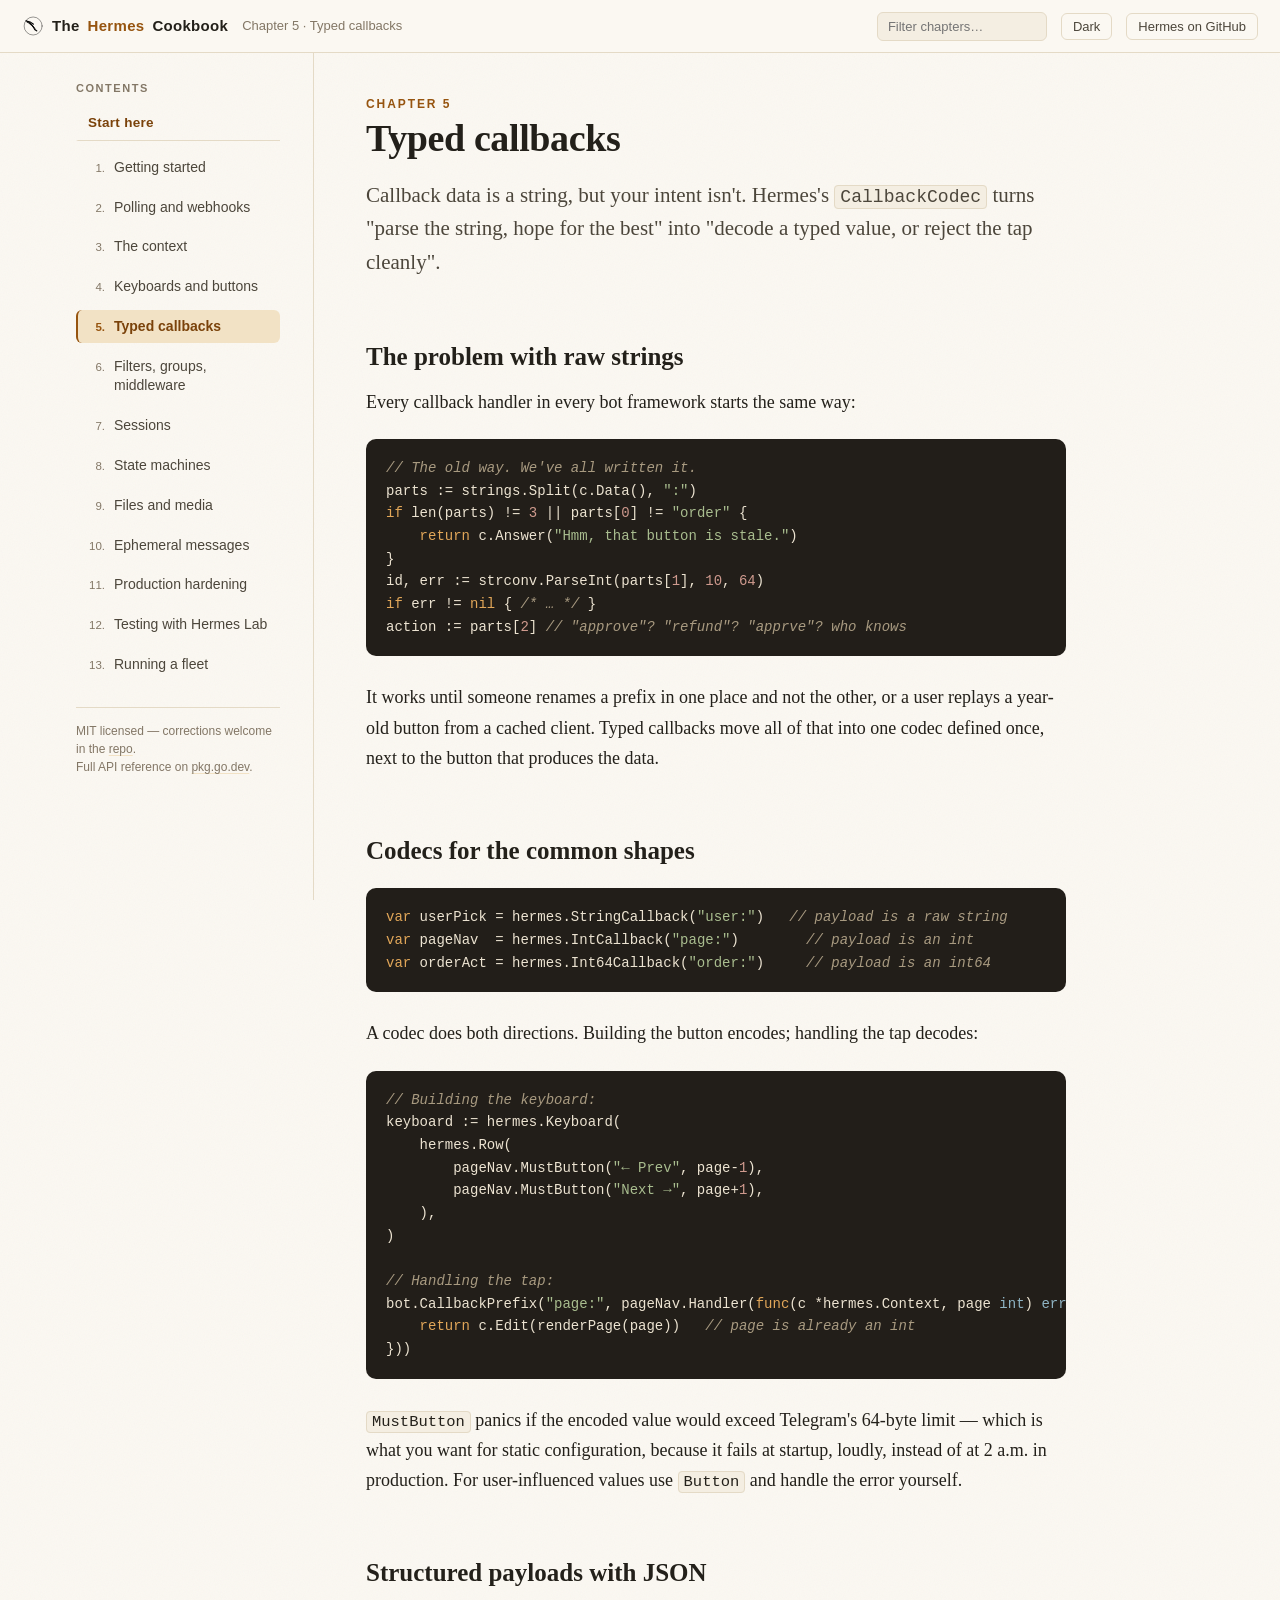
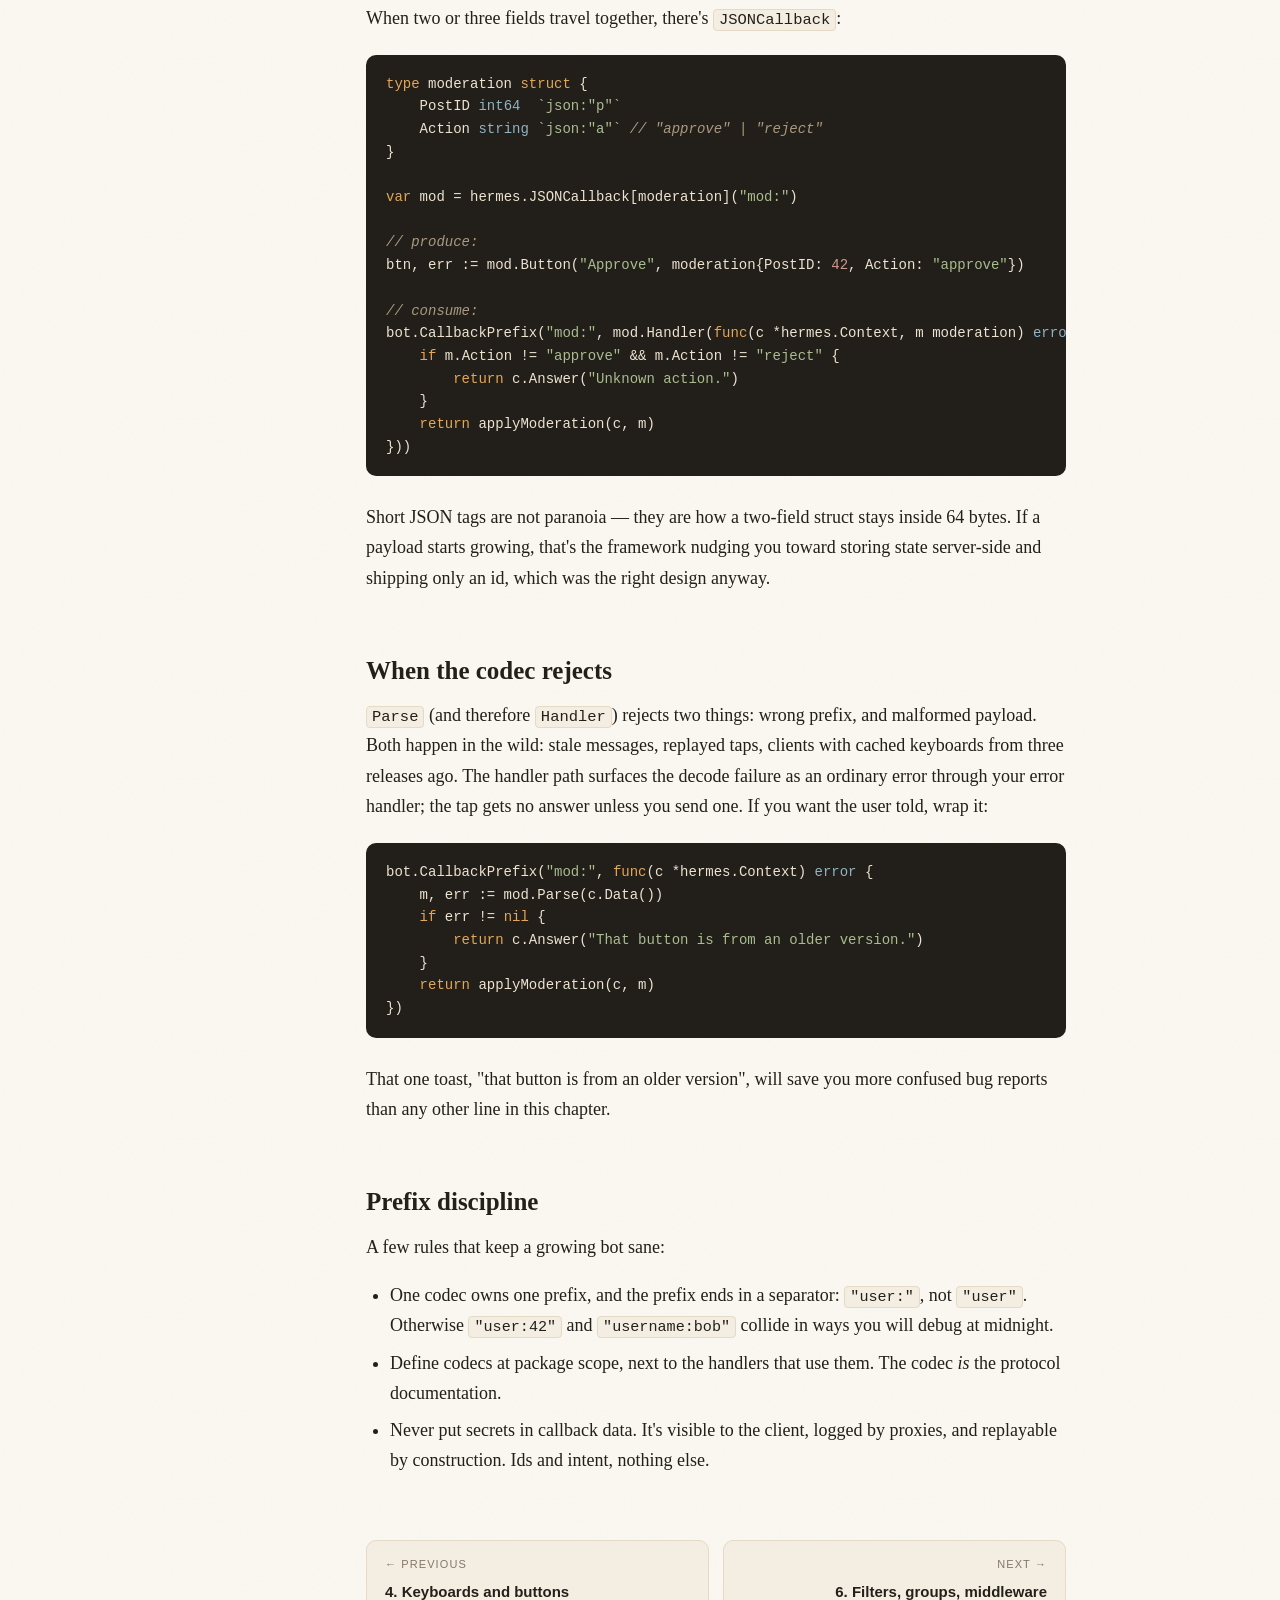
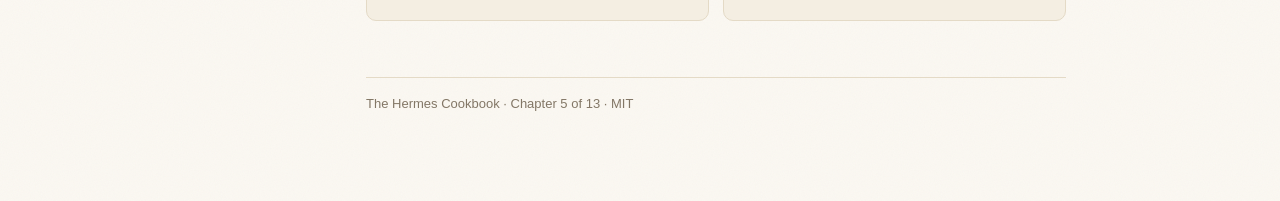
<file: chapters/05-typed-callbacks.html>
<!DOCTYPE html>
<html lang="en">
<head>
<meta charset="utf-8">
<meta name="viewport" content="width=device-width, initial-scale=1">
<title>5. Typed callbacks — The Hermes Cookbook</title>
<link rel="icon" href="../assets/img/logo.svg" type="image/svg+xml">
<link rel="stylesheet" href="../assets/css/book.css">
</head>
<body>

<header class="topbar">
  <button id="menuToggle" class="gh" type="button">Chapters</button>
  <a class="wordmark" href="../index.html"><img class="wordmark-logo" src="../assets/img/logo.svg" alt="">The <em>Hermes</em> Cookbook</a>
  <span class="crumb">Chapter 5 · Typed callbacks</span>
  <input id="q" type="search" placeholder="Filter chapters…" aria-label="Filter chapters">
  <button id="theme" type="button">Dark</button>
  <a class="gh" href="https://github.com/sidwiskers/hermes">Hermes on GitHub</a>
</header>

<div class="shell">
  <nav class="toc"><p class="toc-head">Contents</p><ol></ol></nav>
  <main>
    <article>
      <p class="kicker">Chapter 5</p>
      <h1>Typed callbacks</h1>
      <p class="lede">
        Callback data is a string, but your intent isn't. Hermes's
        <code>CallbackCodec</code> turns "parse the string, hope for the
        best" into "decode a typed value, or reject the tap cleanly".
      </p>

      <h2>The problem with raw strings</h2>
      <p>
        Every callback handler in every bot framework starts the same way:
      </p>

      <pre><code>// The old way. We've all written it.
parts := strings.Split(c.Data(), ":")
if len(parts) != 3 || parts[0] != "order" {
    return c.Answer("Hmm, that button is stale.")
}
id, err := strconv.ParseInt(parts[1], 10, 64)
if err != nil { /* … */ }
action := parts[2] // "approve"? "refund"? "apprve"? who knows</code></pre>

      <p>
        It works until someone renames a prefix in one place and not the
        other, or a user replays a year-old button from a cached client.
        Typed callbacks move all of that into one codec defined once, next
        to the button that produces the data.
      </p>

      <h2>Codecs for the common shapes</h2>
      <pre><code>var userPick = hermes.StringCallback("user:")   // payload is a raw string
var pageNav  = hermes.IntCallback("page:")        // payload is an int
var orderAct = hermes.Int64Callback("order:")     // payload is an int64</code></pre>

      <p>
        A codec does both directions. Building the button encodes;
        handling the tap decodes:
      </p>

      <pre><code>// Building the keyboard:
keyboard := hermes.Keyboard(
    hermes.Row(
        pageNav.MustButton("← Prev", page-1),
        pageNav.MustButton("Next →", page+1),
    ),
)

// Handling the tap:
bot.CallbackPrefix("page:", pageNav.Handler(func(c *hermes.Context, page int) error {
    return c.Edit(renderPage(page))   // page is already an int
}))</code></pre>

      <p>
        <code>MustButton</code> panics if the encoded value would exceed
        Telegram's 64-byte limit — which is what you want for static
        configuration, because it fails at startup, loudly, instead of at
        2&nbsp;a.m. in production. For user-influenced values use
        <code>Button</code> and handle the error yourself.
      </p>

      <h2>Structured payloads with JSON</h2>
      <p>
        When two or three fields travel together, there's
        <code>JSONCallback</code>:
      </p>

      <pre><code>type moderation struct {
    PostID int64  `json:"p"`
    Action string `json:"a"` // "approve" | "reject"
}

var mod = hermes.JSONCallback[moderation]("mod:")

// produce:
btn, err := mod.Button("Approve", moderation{PostID: 42, Action: "approve"})

// consume:
bot.CallbackPrefix("mod:", mod.Handler(func(c *hermes.Context, m moderation) error {
    if m.Action != "approve" && m.Action != "reject" {
        return c.Answer("Unknown action.")
    }
    return applyModeration(c, m)
}))</code></pre>

      <p>
        Short JSON tags are not paranoia — they are how a two-field struct
        stays inside 64 bytes. If a payload starts growing, that's the
        framework nudging you toward storing state server-side and shipping
        only an id, which was the right design anyway.
      </p>

      <h2>When the codec rejects</h2>
      <p>
        <code>Parse</code> (and therefore <code>Handler</code>) rejects two
        things: wrong prefix, and malformed payload. Both happen in the wild:
        stale messages, replayed taps, clients with cached keyboards from
        three releases ago. The handler path surfaces the decode failure as
        an ordinary error through your error handler; the tap gets no
        answer unless you send one. If you want the user told, wrap it:
      </p>

      <pre><code>bot.CallbackPrefix("mod:", func(c *hermes.Context) error {
    m, err := mod.Parse(c.Data())
    if err != nil {
        return c.Answer("That button is from an older version.")
    }
    return applyModeration(c, m)
})</code></pre>

      <p>
        That one toast, "that button is from an older version", will save
        you more confused bug reports than any other line in this chapter.
      </p>

      <h2>Prefix discipline</h2>
      <p>
        A few rules that keep a growing bot sane:
      </p>
      <ul>
        <li>One codec owns one prefix, and the prefix ends in a separator:
        <code>"user:"</code>, not <code>"user"</code>. Otherwise
        <code>"user:42"</code> and <code>"username:bob"</code> collide in
        ways you will debug at midnight.</li>
        <li>Define codecs at package scope, next to the handlers that use
        them. The codec <em>is</em> the protocol documentation.</li>
        <li>Never put secrets in callback data. It's visible to the client,
        logged by proxies, and replayable by construction. Ids and intent,
        nothing else.</li>
      </ul>

      <nav class="pager"></nav>
      <div class="colophon">The Hermes Cookbook · Chapter 5 of 13 · MIT</div>
    </article>
  </main>
</div>

<script src="../assets/js/book.js"></script>
</body>
</html>
</file>
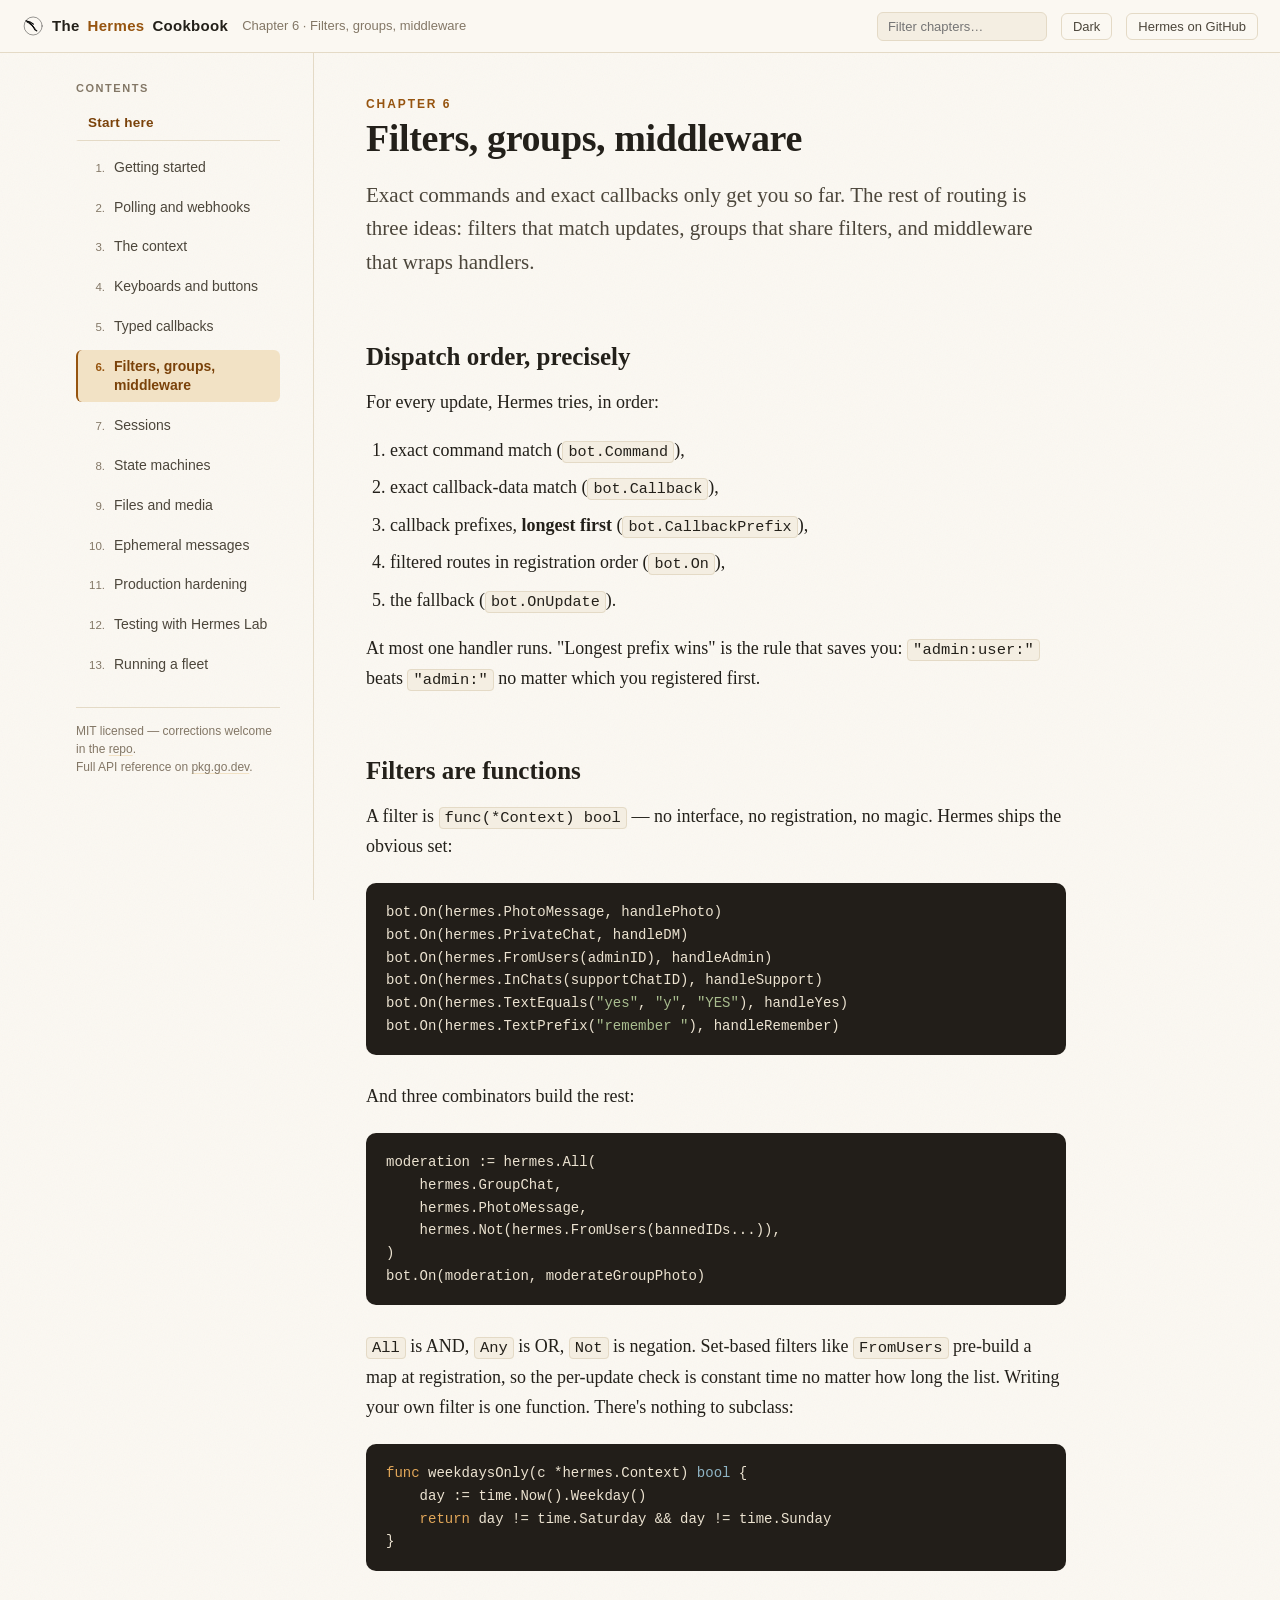
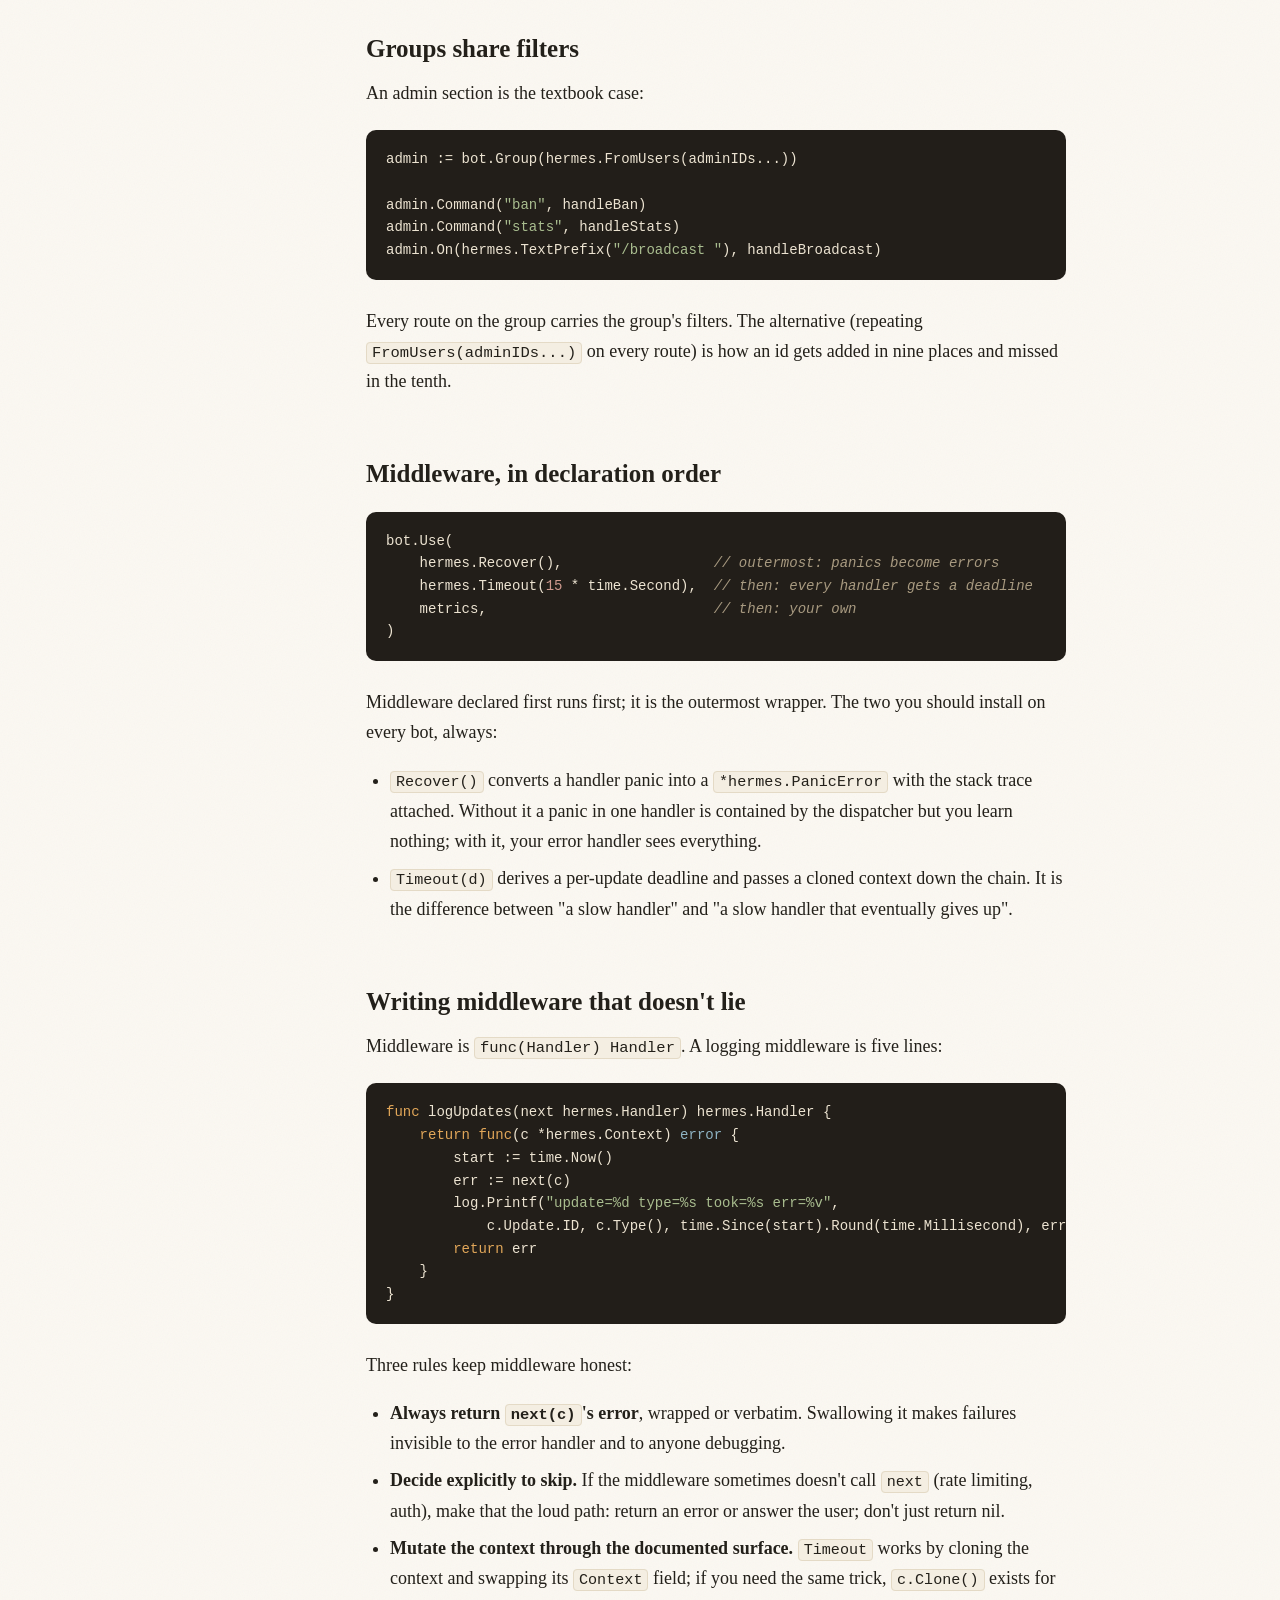
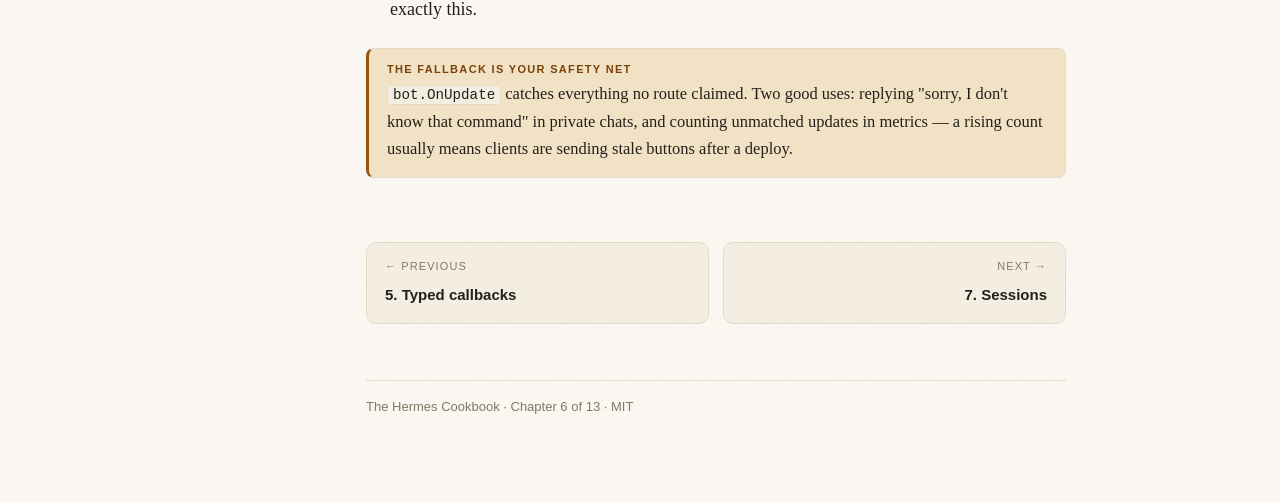
<file: chapters/06-filters-groups-middleware.html>
<!DOCTYPE html>
<html lang="en">
<head>
<meta charset="utf-8">
<meta name="viewport" content="width=device-width, initial-scale=1">
<title>6. Filters, groups, middleware — The Hermes Cookbook</title>
<link rel="icon" href="../assets/img/logo.svg" type="image/svg+xml">
<link rel="stylesheet" href="../assets/css/book.css">
</head>
<body>

<header class="topbar">
  <button id="menuToggle" class="gh" type="button">Chapters</button>
  <a class="wordmark" href="../index.html"><img class="wordmark-logo" src="../assets/img/logo.svg" alt="">The <em>Hermes</em> Cookbook</a>
  <span class="crumb">Chapter 6 · Filters, groups, middleware</span>
  <input id="q" type="search" placeholder="Filter chapters…" aria-label="Filter chapters">
  <button id="theme" type="button">Dark</button>
  <a class="gh" href="https://github.com/sidwiskers/hermes">Hermes on GitHub</a>
</header>

<div class="shell">
  <nav class="toc"><p class="toc-head">Contents</p><ol></ol></nav>
  <main>
    <article>
      <p class="kicker">Chapter 6</p>
      <h1>Filters, groups, middleware</h1>
      <p class="lede">
        Exact commands and exact callbacks only get you so far. The rest of
        routing is three ideas: filters that match updates, groups that share
        filters, and middleware that wraps handlers.
      </p>

      <h2>Dispatch order, precisely</h2>
      <p>For every update, Hermes tries, in order:</p>
      <ol>
        <li>exact command match (<code>bot.Command</code>),</li>
        <li>exact callback-data match (<code>bot.Callback</code>),</li>
        <li>callback prefixes, <strong>longest first</strong> (<code>bot.CallbackPrefix</code>),</li>
        <li>filtered routes in registration order (<code>bot.On</code>),</li>
        <li>the fallback (<code>bot.OnUpdate</code>).</li>
      </ol>
      <p>
        At most one handler runs. "Longest prefix wins" is the rule that
        saves you: <code>"admin:user:"</code> beats <code>"admin:"</code>
        no matter which you registered first.
      </p>

      <h2>Filters are functions</h2>
      <p>
        A filter is <code>func(*Context) bool</code> — no interface, no
        registration, no magic. Hermes ships the obvious set:
      </p>

      <pre><code>bot.On(hermes.PhotoMessage, handlePhoto)
bot.On(hermes.PrivateChat, handleDM)
bot.On(hermes.FromUsers(adminID), handleAdmin)
bot.On(hermes.InChats(supportChatID), handleSupport)
bot.On(hermes.TextEquals("yes", "y", "YES"), handleYes)
bot.On(hermes.TextPrefix("remember "), handleRemember)</code></pre>

      <p>And three combinators build the rest:</p>

      <pre><code>moderation := hermes.All(
    hermes.GroupChat,
    hermes.PhotoMessage,
    hermes.Not(hermes.FromUsers(bannedIDs...)),
)
bot.On(moderation, moderateGroupPhoto)</code></pre>

      <p>
        <code>All</code> is AND, <code>Any</code> is OR, <code>Not</code> is
        negation. Set-based filters like <code>FromUsers</code> pre-build a
        map at registration, so the per-update check is constant time no
        matter how long the list. Writing your own filter is one function.
        There's nothing to subclass:
      </p>

      <pre><code>func weekdaysOnly(c *hermes.Context) bool {
    day := time.Now().Weekday()
    return day != time.Saturday && day != time.Sunday
}</code></pre>

      <h2>Groups share filters</h2>
      <p>
        An admin section is the textbook case:
      </p>

      <pre><code>admin := bot.Group(hermes.FromUsers(adminIDs...))

admin.Command("ban", handleBan)
admin.Command("stats", handleStats)
admin.On(hermes.TextPrefix("/broadcast "), handleBroadcast)</code></pre>

      <p>
        Every route on the group carries the group's filters. The alternative
        (repeating <code>FromUsers(adminIDs...)</code> on every route) is
        how an id gets added in nine places and missed in the tenth.
      </p>

      <h2>Middleware, in declaration order</h2>
      <pre><code>bot.Use(
    hermes.Recover(),                  // outermost: panics become errors
    hermes.Timeout(15 * time.Second),  // then: every handler gets a deadline
    metrics,                           // then: your own
)</code></pre>

      <p>
        Middleware declared first runs first; it is the outermost wrapper.
        The two you should install on every bot, always:
      </p>
      <ul>
        <li><code>Recover()</code> converts a handler panic into a
        <code>*hermes.PanicError</code> with the stack trace attached. Without
        it a panic in one handler is contained by the dispatcher but you
        learn nothing; with it, your error handler sees everything.</li>
        <li><code>Timeout(d)</code> derives a per-update deadline and passes a
        cloned context down the chain. It is the difference between "a slow
        handler" and "a slow handler that eventually gives up".</li>
      </ul>

      <h2>Writing middleware that doesn't lie</h2>
      <p>
        Middleware is <code>func(Handler) Handler</code>. A logging
        middleware is five lines:
      </p>

      <pre><code>func logUpdates(next hermes.Handler) hermes.Handler {
    return func(c *hermes.Context) error {
        start := time.Now()
        err := next(c)
        log.Printf("update=%d type=%s took=%s err=%v",
            c.Update.ID, c.Type(), time.Since(start).Round(time.Millisecond), err)
        return err
    }
}</code></pre>

      <p>Three rules keep middleware honest:</p>
      <ul>
        <li><strong>Always return <code>next(c)</code>'s error</strong>,
        wrapped or verbatim. Swallowing it makes failures invisible to the
        error handler and to anyone debugging.</li>
        <li><strong>Decide explicitly to skip.</strong> If the middleware
        sometimes doesn't call <code>next</code> (rate limiting, auth), make
        that the loud path: return an error or answer the user; don't just
        return nil.</li>
        <li><strong>Mutate the context through the documented surface.</strong>
        <code>Timeout</code> works by cloning the context and swapping its
        <code>Context</code> field; if you need the same trick,
        <code>c.Clone()</code> exists for exactly this.</li>
      </ul>

      <div class="note">
        <span class="tag">The fallback is your safety net</span>
        <p><code>bot.OnUpdate</code> catches everything no route claimed.
        Two good uses: replying "sorry, I don't know that command" in
        private chats, and counting unmatched updates in metrics — a rising
        count usually means clients are sending stale buttons after a
        deploy.</p>
      </div>

      <nav class="pager"></nav>
      <div class="colophon">The Hermes Cookbook · Chapter 6 of 13 · MIT</div>
    </article>
  </main>
</div>

<script src="../assets/js/book.js"></script>
</body>
</html>
</file>
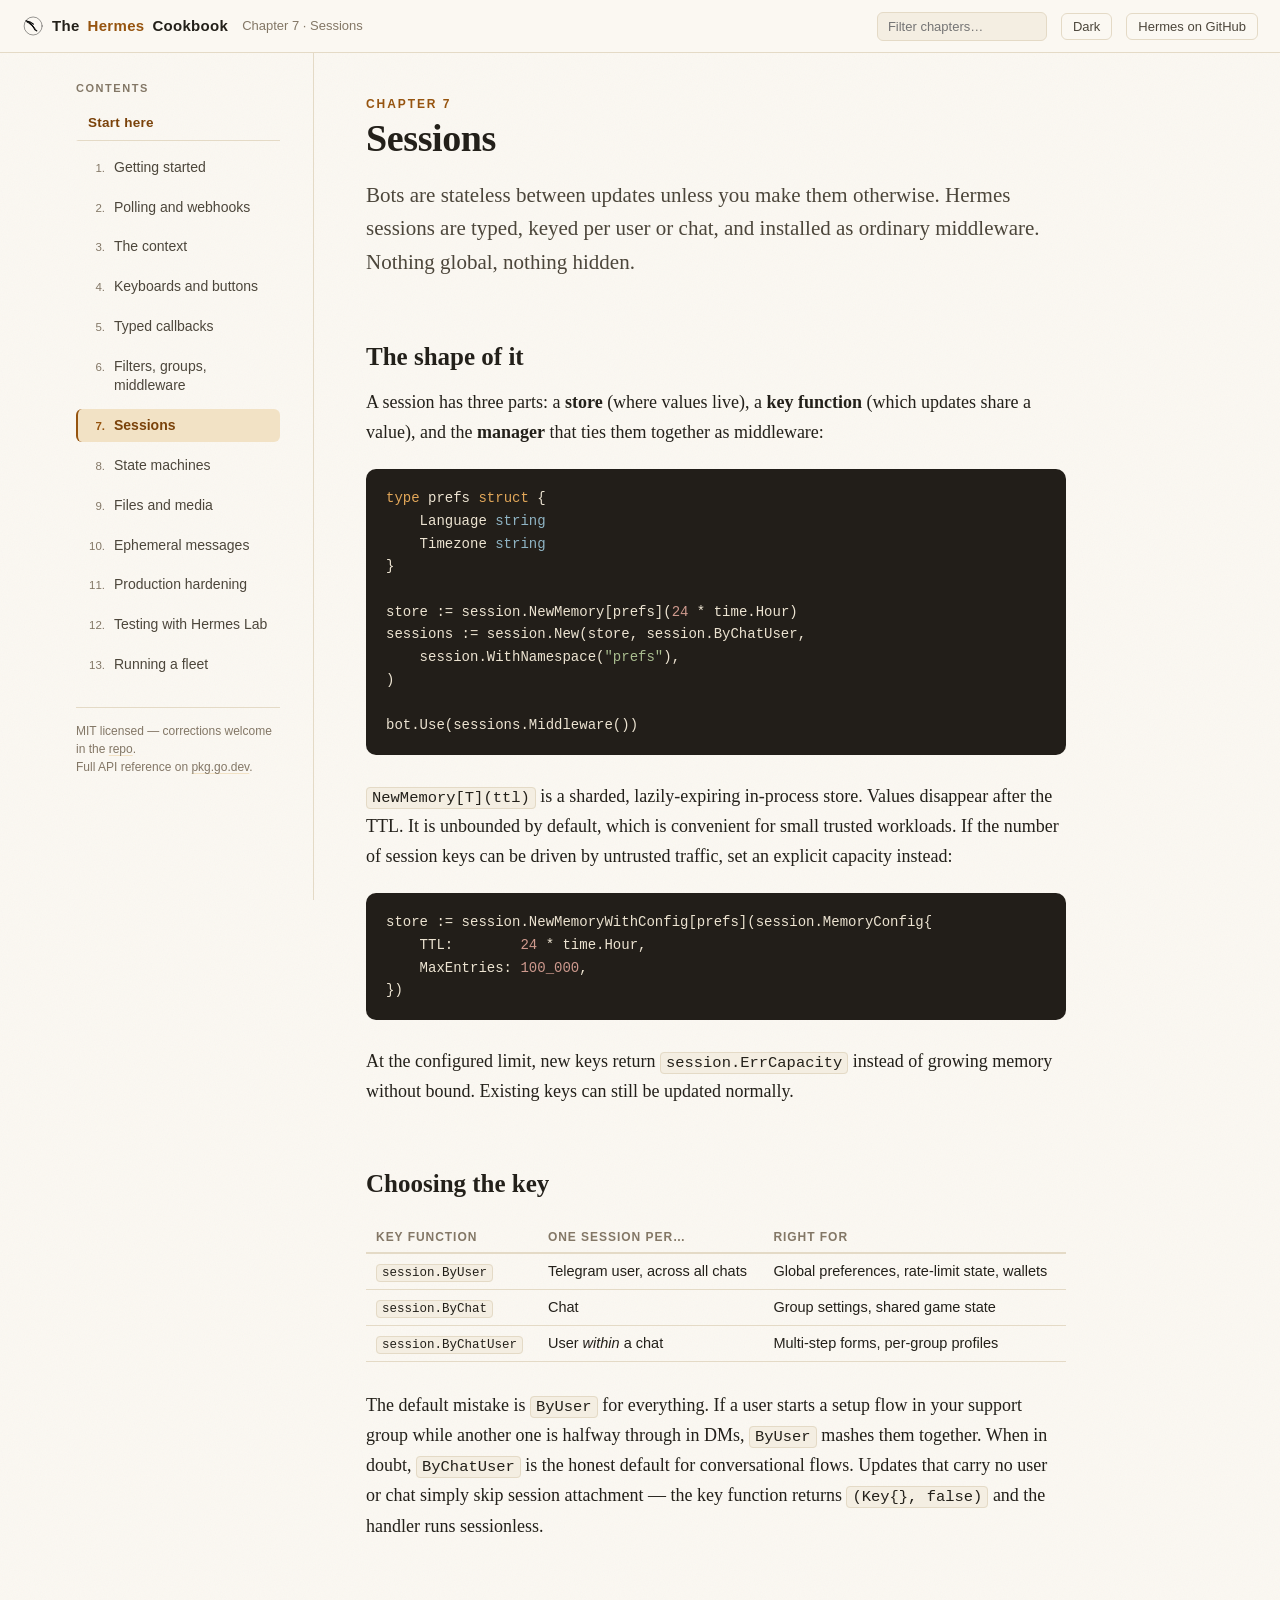
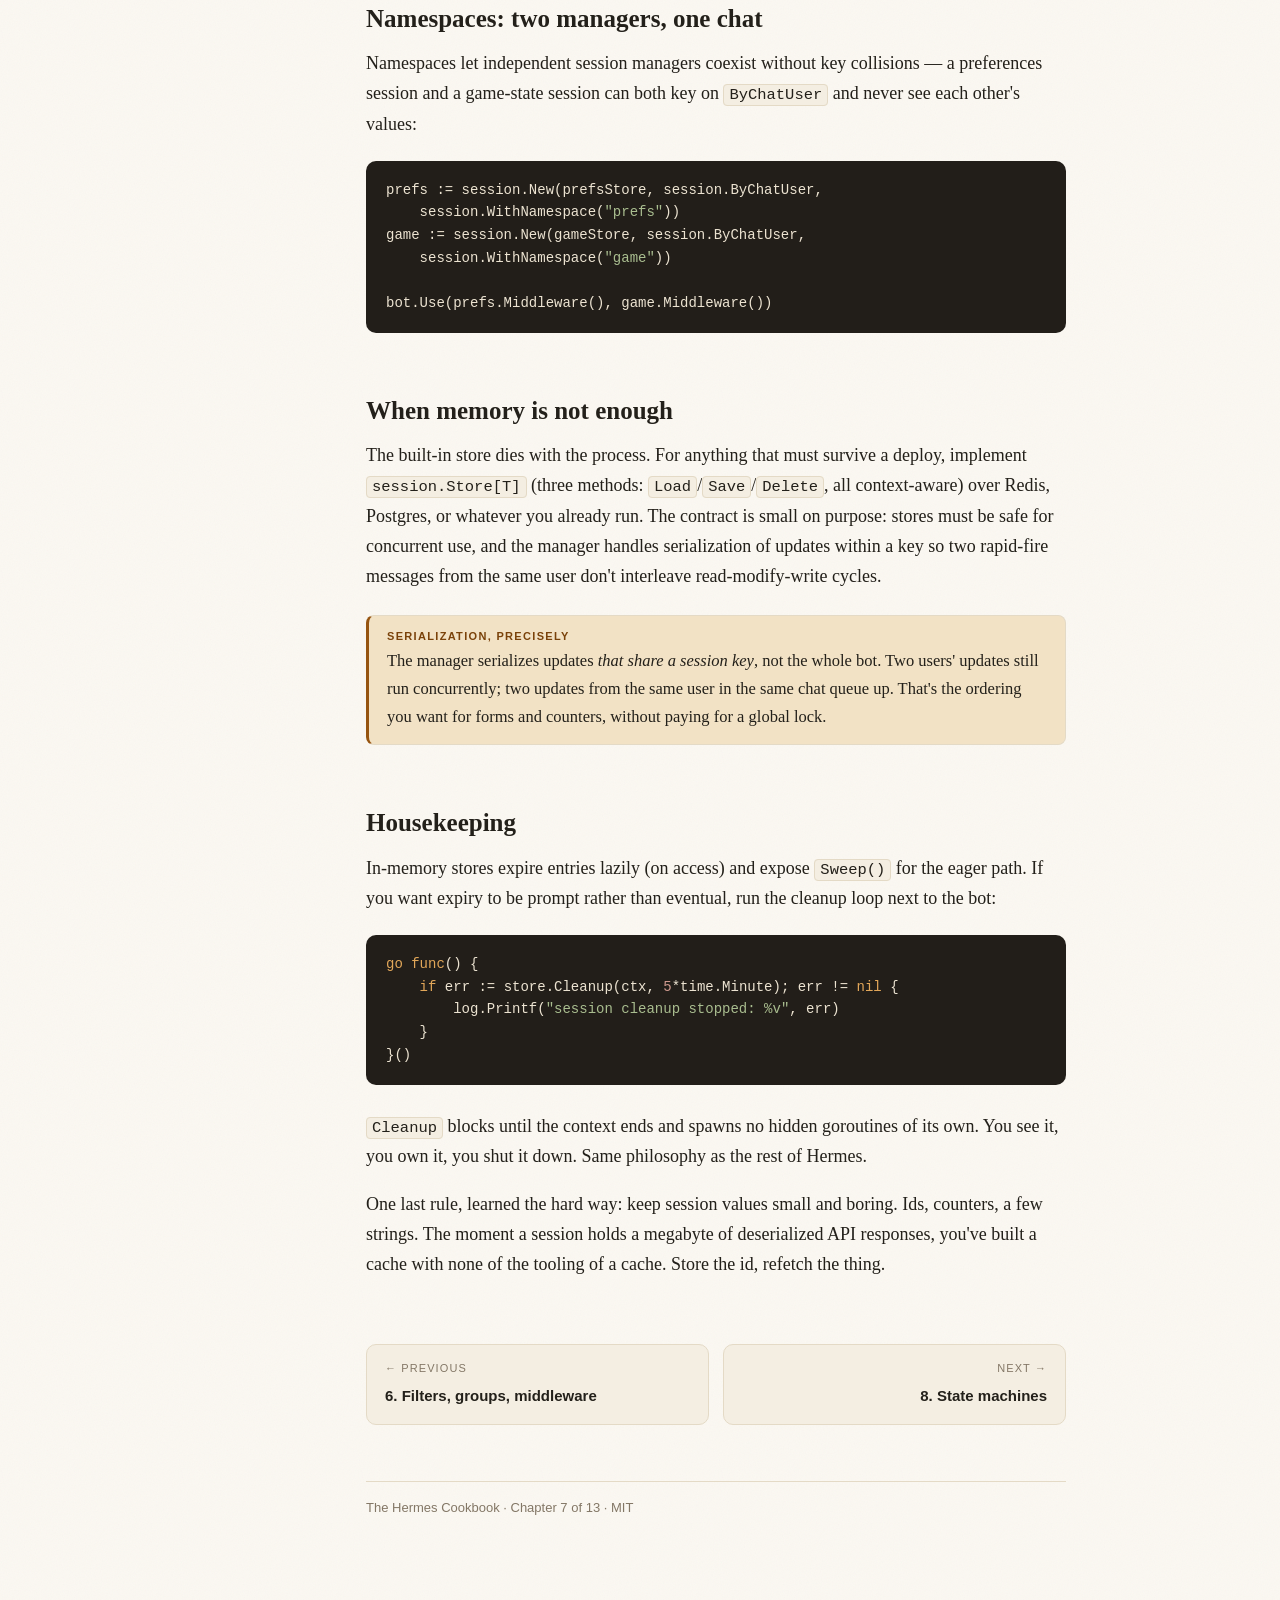
<file: chapters/07-sessions.html>
<!DOCTYPE html>
<html lang="en">
<head>
<meta charset="utf-8">
<meta name="viewport" content="width=device-width, initial-scale=1">
<title>7. Sessions — The Hermes Cookbook</title>
<link rel="icon" href="../assets/img/logo.svg" type="image/svg+xml">
<link rel="stylesheet" href="../assets/css/book.css">
</head>
<body>

<header class="topbar">
  <button id="menuToggle" class="gh" type="button">Chapters</button>
  <a class="wordmark" href="../index.html"><img class="wordmark-logo" src="../assets/img/logo.svg" alt="">The <em>Hermes</em> Cookbook</a>
  <span class="crumb">Chapter 7 · Sessions</span>
  <input id="q" type="search" placeholder="Filter chapters…" aria-label="Filter chapters">
  <button id="theme" type="button">Dark</button>
  <a class="gh" href="https://github.com/sidwiskers/hermes">Hermes on GitHub</a>
</header>

<div class="shell">
  <nav class="toc"><p class="toc-head">Contents</p><ol></ol></nav>
  <main>
    <article>
      <p class="kicker">Chapter 7</p>
      <h1>Sessions</h1>
      <p class="lede">
        Bots are stateless between updates unless you make them otherwise.
        Hermes sessions are typed, keyed per user or chat, and installed as
        ordinary middleware. Nothing global, nothing hidden.
      </p>

      <h2>The shape of it</h2>
      <p>
        A session has three parts: a <strong>store</strong> (where values
        live), a <strong>key function</strong> (which updates share a value),
        and the <strong>manager</strong> that ties them together as
        middleware:
      </p>

      <pre><code>type prefs struct {
    Language string
    Timezone string
}

store := session.NewMemory[prefs](24 * time.Hour)
sessions := session.New(store, session.ByChatUser,
    session.WithNamespace("prefs"),
)

bot.Use(sessions.Middleware())</code></pre>

      <p>
        <code>NewMemory[T](ttl)</code> is a sharded, lazily-expiring
        in-process store. Values disappear after the TTL. It is unbounded by
        default, which is convenient for small trusted workloads. If the
        number of session keys can be driven by untrusted traffic, set an
        explicit capacity instead:
      </p>

      <pre><code>store := session.NewMemoryWithConfig[prefs](session.MemoryConfig{
    TTL:        24 * time.Hour,
    MaxEntries: 100_000,
})</code></pre>

      <p>
        At the configured limit, new keys return
        <code>session.ErrCapacity</code> instead of growing memory without
        bound. Existing keys can still be updated normally.
      </p>

      <h2>Choosing the key</h2>
      <table>
        <tr><th>Key function</th><th>One session per…</th><th>Right for</th></tr>
        <tr><td><code>session.ByUser</code></td><td>Telegram user, across all chats</td><td>Global preferences, rate-limit state, wallets</td></tr>
        <tr><td><code>session.ByChat</code></td><td>Chat</td><td>Group settings, shared game state</td></tr>
        <tr><td><code>session.ByChatUser</code></td><td>User <em>within</em> a chat</td><td>Multi-step forms, per-group profiles</td></tr>
      </table>
      <p>
        The default mistake is <code>ByUser</code> for everything. If a user
        starts a setup flow in your support group while another one is
        halfway through in DMs, <code>ByUser</code> mashes them together.
        When in doubt, <code>ByChatUser</code> is the honest default for
        conversational flows. Updates that carry no user or chat simply skip
        session attachment — the key function returns
        <code>(Key{}, false)</code> and the handler runs sessionless.
      </p>

      <h2>Namespaces: two managers, one chat</h2>
      <p>
        Namespaces let independent session managers coexist without key
        collisions — a preferences session and a game-state session can both
        key on <code>ByChatUser</code> and never see each other's values:
      </p>

      <pre><code>prefs := session.New(prefsStore, session.ByChatUser,
    session.WithNamespace("prefs"))
game := session.New(gameStore, session.ByChatUser,
    session.WithNamespace("game"))

bot.Use(prefs.Middleware(), game.Middleware())</code></pre>

      <h2>When memory is not enough</h2>
      <p>
        The built-in store dies with the process. For anything that must
        survive a deploy, implement <code>session.Store[T]</code> (three
        methods: <code>Load</code>/<code>Save</code>/<code>Delete</code>, all
        context-aware) over Redis, Postgres, or whatever you already run.
        The contract is small on purpose: stores must be safe for concurrent
        use, and the manager handles serialization of updates within a key so
        two rapid-fire messages from the same user don't interleave
        read-modify-write cycles.
      </p>

      <div class="note">
        <span class="tag">Serialization, precisely</span>
        <p>The manager serializes updates <em>that share a session key</em>,
        not the whole bot. Two users' updates still run concurrently; two
        updates from the same user in the same chat queue up. That's the
        ordering you want for forms and counters, without paying for a
        global lock.</p>
      </div>

      <h2>Housekeeping</h2>
      <p>
        In-memory stores expire entries lazily (on access) and expose
        <code>Sweep()</code> for the eager path. If you want expiry to be
        prompt rather than eventual, run the cleanup loop next to the bot:
      </p>

      <pre><code>go func() {
    if err := store.Cleanup(ctx, 5*time.Minute); err != nil {
        log.Printf("session cleanup stopped: %v", err)
    }
}()</code></pre>

      <p>
        <code>Cleanup</code> blocks until the context ends and spawns no
        hidden goroutines of its own. You see it, you own it, you shut it
        down. Same philosophy as the rest of Hermes.
      </p>

      <p>
        One last rule, learned the hard way: keep session values small and
        boring. Ids, counters, a few strings. The moment a session holds a
        megabyte of deserialized API responses, you've built a cache with
        none of the tooling of a cache. Store the id, refetch the thing.
      </p>

      <nav class="pager"></nav>
      <div class="colophon">The Hermes Cookbook · Chapter 7 of 13 · MIT</div>
    </article>
  </main>
</div>

<script src="../assets/js/book.js"></script>
</body>
</html>
</file>
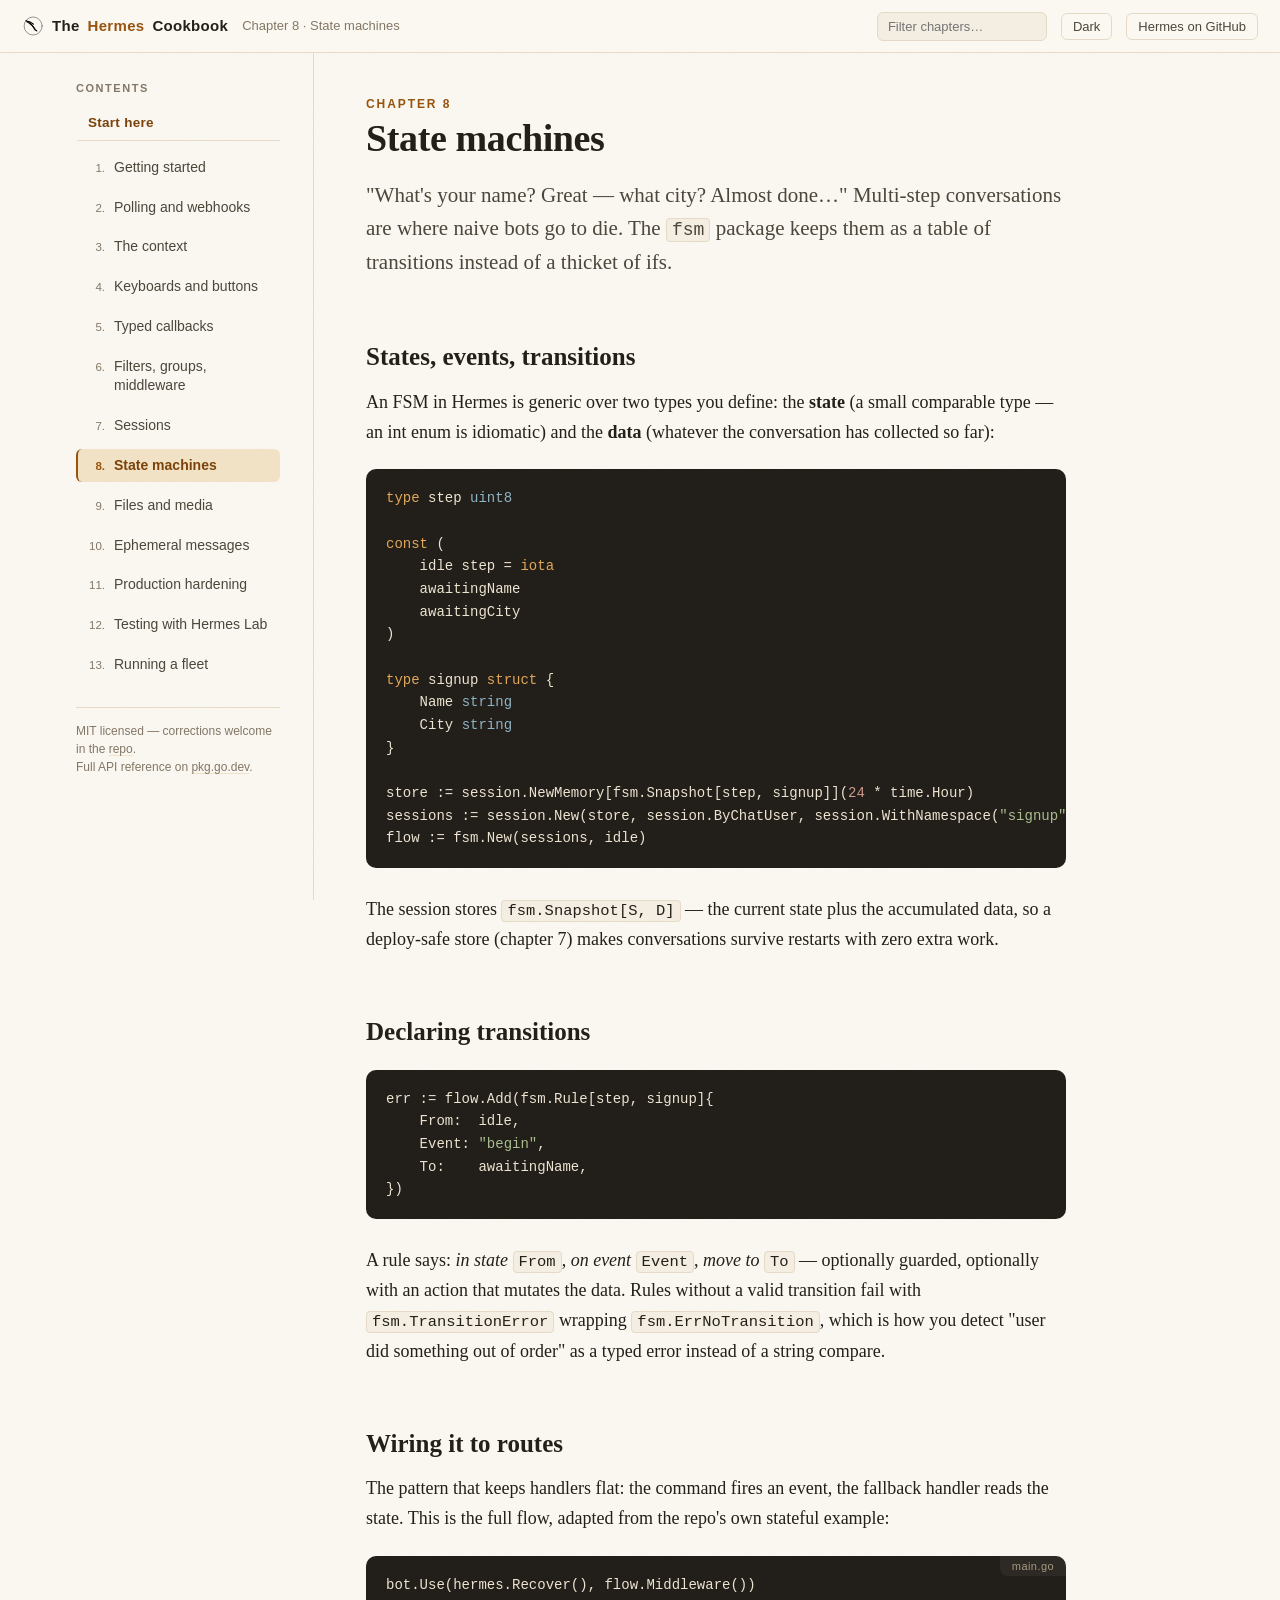
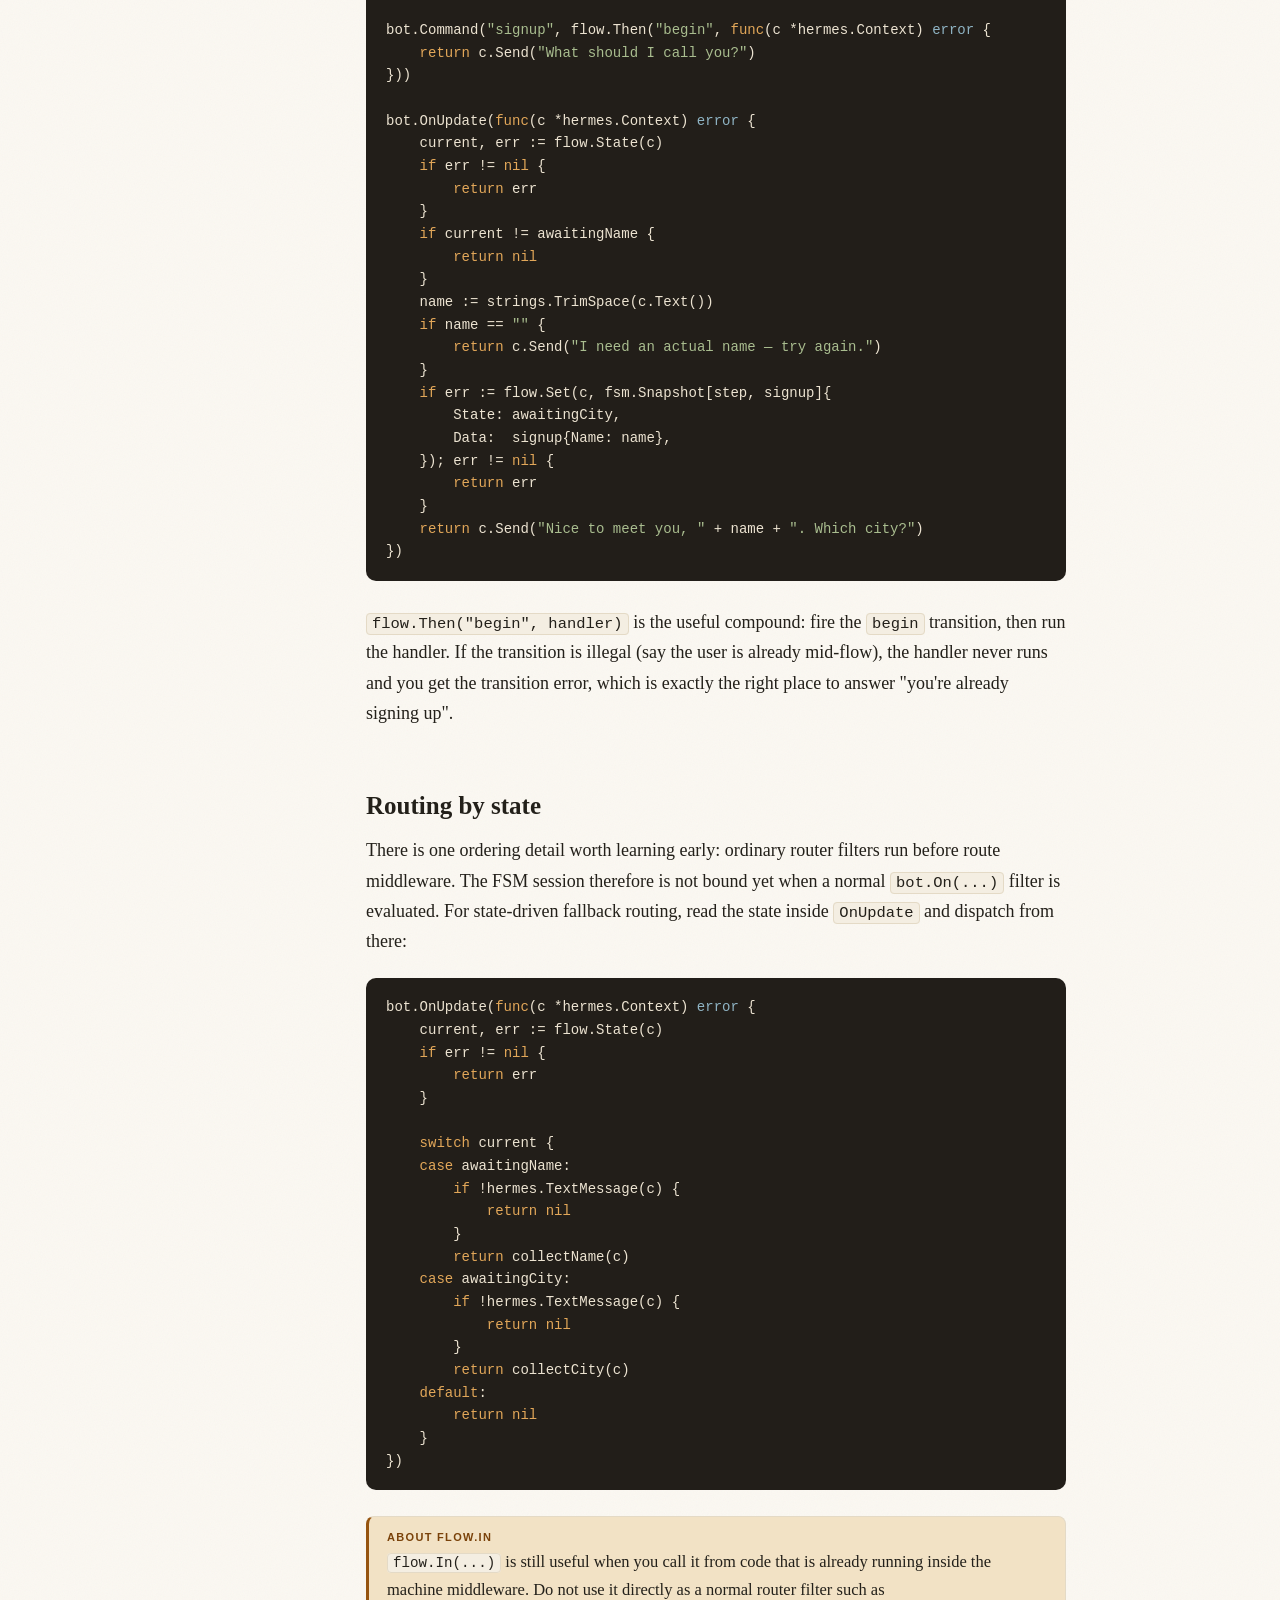
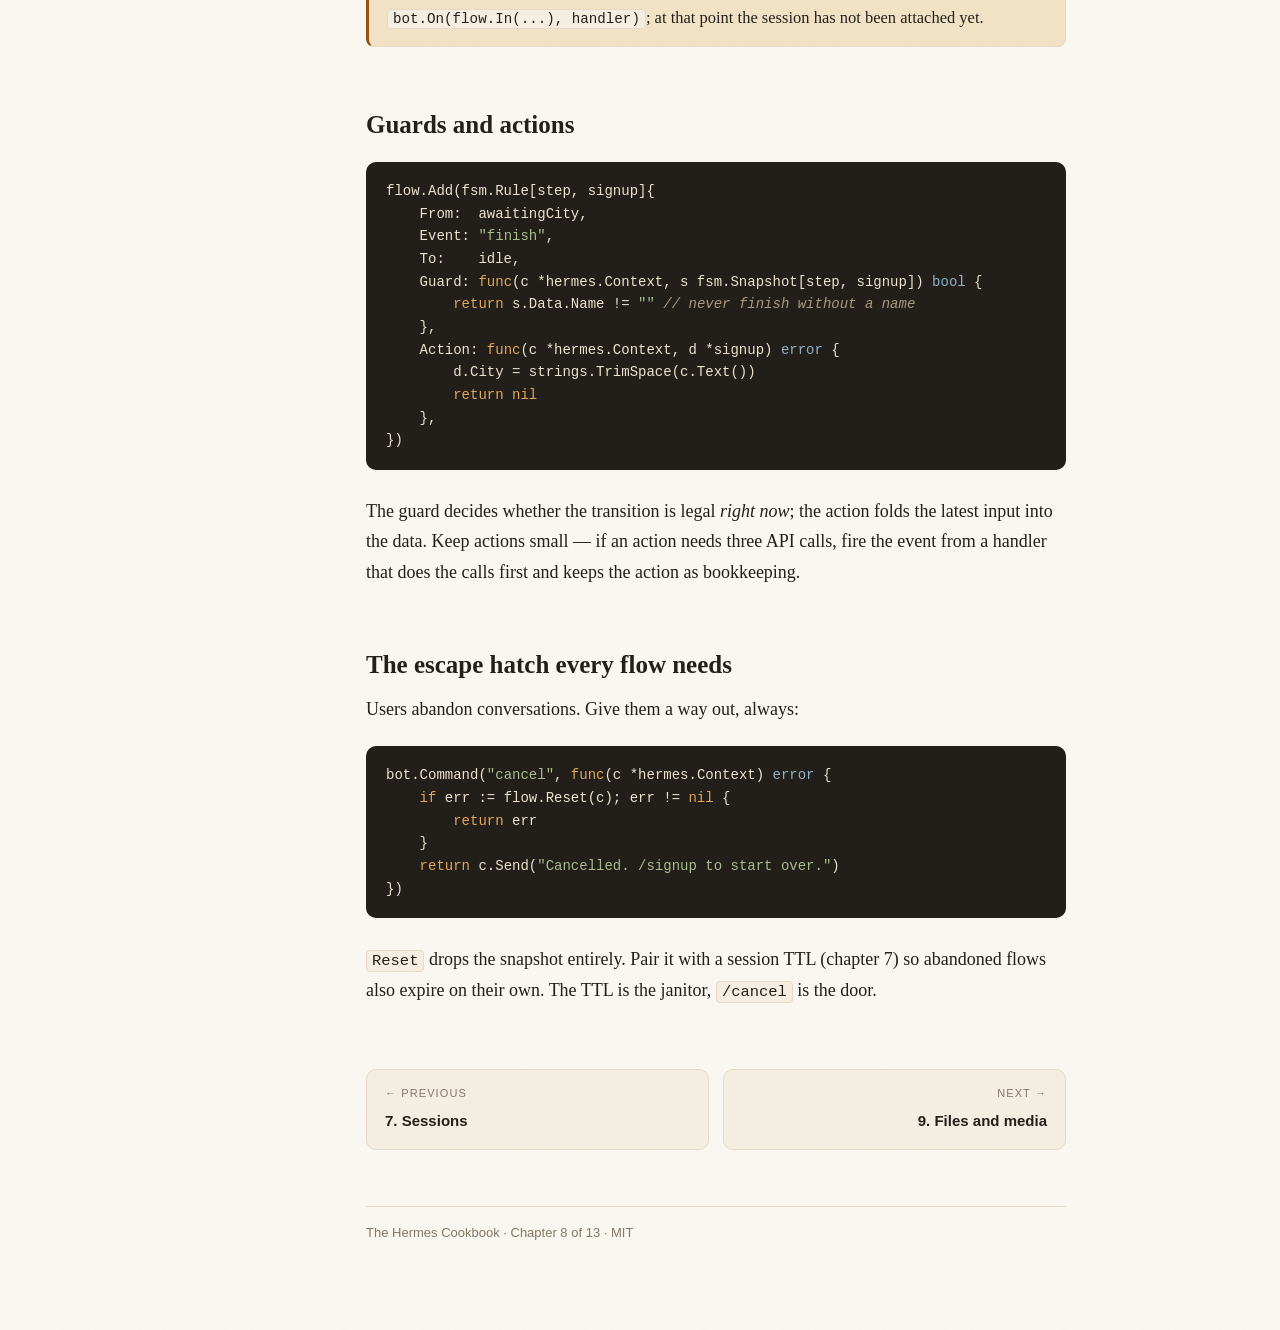
<file: chapters/08-state-machines.html>
<!DOCTYPE html>
<html lang="en">
<head>
<meta charset="utf-8">
<meta name="viewport" content="width=device-width, initial-scale=1">
<title>8. State machines — The Hermes Cookbook</title>
<link rel="icon" href="../assets/img/logo.svg" type="image/svg+xml">
<link rel="stylesheet" href="../assets/css/book.css">
</head>
<body>

<header class="topbar">
  <button id="menuToggle" class="gh" type="button">Chapters</button>
  <a class="wordmark" href="../index.html"><img class="wordmark-logo" src="../assets/img/logo.svg" alt="">The <em>Hermes</em> Cookbook</a>
  <span class="crumb">Chapter 8 · State machines</span>
  <input id="q" type="search" placeholder="Filter chapters…" aria-label="Filter chapters">
  <button id="theme" type="button">Dark</button>
  <a class="gh" href="https://github.com/sidwiskers/hermes">Hermes on GitHub</a>
</header>

<div class="shell">
  <nav class="toc"><p class="toc-head">Contents</p><ol></ol></nav>
  <main>
    <article>
      <p class="kicker">Chapter 8</p>
      <h1>State machines</h1>
      <p class="lede">
        "What's your name? Great — what city? Almost done…" Multi-step
        conversations are where naive bots go to die. The
        <code>fsm</code> package keeps them as a table of transitions instead
        of a thicket of ifs.
      </p>

      <h2>States, events, transitions</h2>
      <p>
        An FSM in Hermes is generic over two types you define: the
        <strong>state</strong> (a small comparable type — an int enum is
        idiomatic) and the <strong>data</strong> (whatever the conversation
        has collected so far):
      </p>

      <pre><code>type step uint8

const (
    idle step = iota
    awaitingName
    awaitingCity
)

type signup struct {
    Name string
    City string
}

store := session.NewMemory[fsm.Snapshot[step, signup]](24 * time.Hour)
sessions := session.New(store, session.ByChatUser, session.WithNamespace("signup"))
flow := fsm.New(sessions, idle)</code></pre>

      <p>
        The session stores <code>fsm.Snapshot[S, D]</code> — the current
        state plus the accumulated data, so a deploy-safe store (chapter 7)
        makes conversations survive restarts with zero extra work.
      </p>

      <h2>Declaring transitions</h2>
      <pre><code>err := flow.Add(fsm.Rule[step, signup]{
    From:  idle,
    Event: "begin",
    To:    awaitingName,
})</code></pre>

      <p>
        A rule says: <em>in state</em> <code>From</code>, <em>on event</em>
        <code>Event</code>, <em>move to</em> <code>To</code> — optionally
        guarded, optionally with an action that mutates the data. Rules
        without a valid transition fail with
        <code>fsm.TransitionError</code> wrapping
        <code>fsm.ErrNoTransition</code>, which is how you detect "user did
        something out of order" as a typed error instead of a string compare.
      </p>

      <h2>Wiring it to routes</h2>
      <p>
        The pattern that keeps handlers flat: the command fires an event, the
        fallback handler reads the state. This is the full flow, adapted from
        the repo's own stateful example:
      </p>

      <pre><span class="file-tab">main.go</span><code>bot.Use(hermes.Recover(), flow.Middleware())

bot.Command("signup", flow.Then("begin", func(c *hermes.Context) error {
    return c.Send("What should I call you?")
}))

bot.OnUpdate(func(c *hermes.Context) error {
    current, err := flow.State(c)
    if err != nil {
        return err
    }
    if current != awaitingName {
        return nil
    }
    name := strings.TrimSpace(c.Text())
    if name == "" {
        return c.Send("I need an actual name — try again.")
    }
    if err := flow.Set(c, fsm.Snapshot[step, signup]{
        State: awaitingCity,
        Data:  signup{Name: name},
    }); err != nil {
        return err
    }
    return c.Send("Nice to meet you, " + name + ". Which city?")
})</code></pre>

      <p>
        <code>flow.Then("begin", handler)</code> is the useful compound: fire
        the <code>begin</code> transition, then run the handler. If the
        transition is illegal (say the user is already mid-flow), the
        handler never runs and you get the transition error, which is exactly
        the right place to answer "you're already signing up".
      </p>

      <h2>Routing by state</h2>
      <p>
        There is one ordering detail worth learning early: ordinary router
        filters run before route middleware. The FSM session therefore is not
        bound yet when a normal <code>bot.On(...)</code> filter is evaluated.
        For state-driven fallback routing, read the state inside
        <code>OnUpdate</code> and dispatch from there:
      </p>

      <pre><code>bot.OnUpdate(func(c *hermes.Context) error {
    current, err := flow.State(c)
    if err != nil {
        return err
    }

    switch current {
    case awaitingName:
        if !hermes.TextMessage(c) {
            return nil
        }
        return collectName(c)
    case awaitingCity:
        if !hermes.TextMessage(c) {
            return nil
        }
        return collectCity(c)
    default:
        return nil
    }
})</code></pre>

      <div class="note">
        <span class="tag">About flow.In</span>
        <p><code>flow.In(...)</code> is still useful when you call it from
        code that is already running inside the machine middleware. Do not
        use it directly as a normal router filter such as
        <code>bot.On(flow.In(...), handler)</code>; at that point the session
        has not been attached yet.</p>
      </div>

      <h2>Guards and actions</h2>
      <pre><code>flow.Add(fsm.Rule[step, signup]{
    From:  awaitingCity,
    Event: "finish",
    To:    idle,
    Guard: func(c *hermes.Context, s fsm.Snapshot[step, signup]) bool {
        return s.Data.Name != "" // never finish without a name
    },
    Action: func(c *hermes.Context, d *signup) error {
        d.City = strings.TrimSpace(c.Text())
        return nil
    },
})</code></pre>

      <p>
        The guard decides whether the transition is legal <em>right now</em>;
        the action folds the latest input into the data. Keep actions small —
        if an action needs three API calls, fire the event from a handler
        that does the calls first and keeps the action as bookkeeping.
      </p>

      <h2>The escape hatch every flow needs</h2>
      <p>
        Users abandon conversations. Give them a way out, always:
      </p>

      <pre><code>bot.Command("cancel", func(c *hermes.Context) error {
    if err := flow.Reset(c); err != nil {
        return err
    }
    return c.Send("Cancelled. /signup to start over.")
})</code></pre>

      <p>
        <code>Reset</code> drops the snapshot entirely. Pair it with a
        session TTL (chapter 7) so abandoned flows also expire on their own.
        The TTL is the janitor, <code>/cancel</code> is the door.
      </p>

      <nav class="pager"></nav>
      <div class="colophon">The Hermes Cookbook · Chapter 8 of 13 · MIT</div>
    </article>
  </main>
</div>

<script src="../assets/js/book.js"></script>
</body>
</html>
</file>
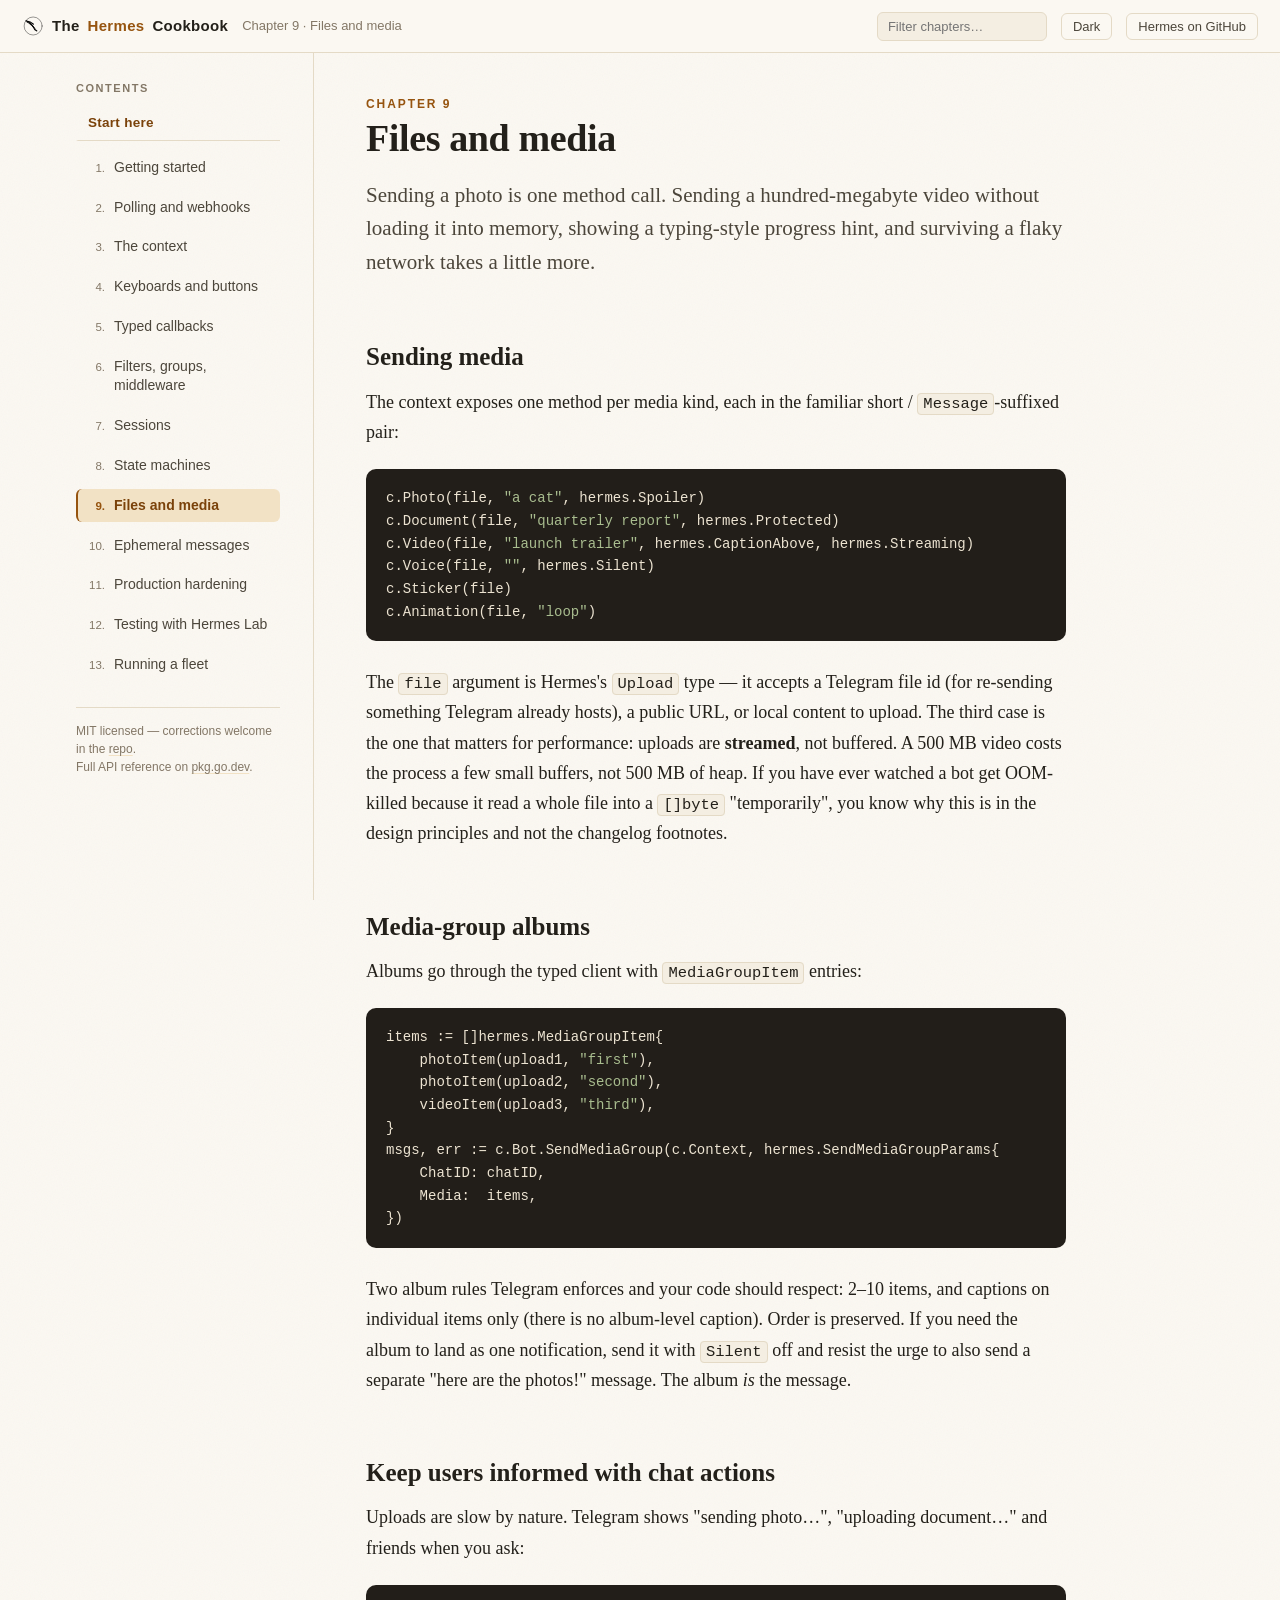
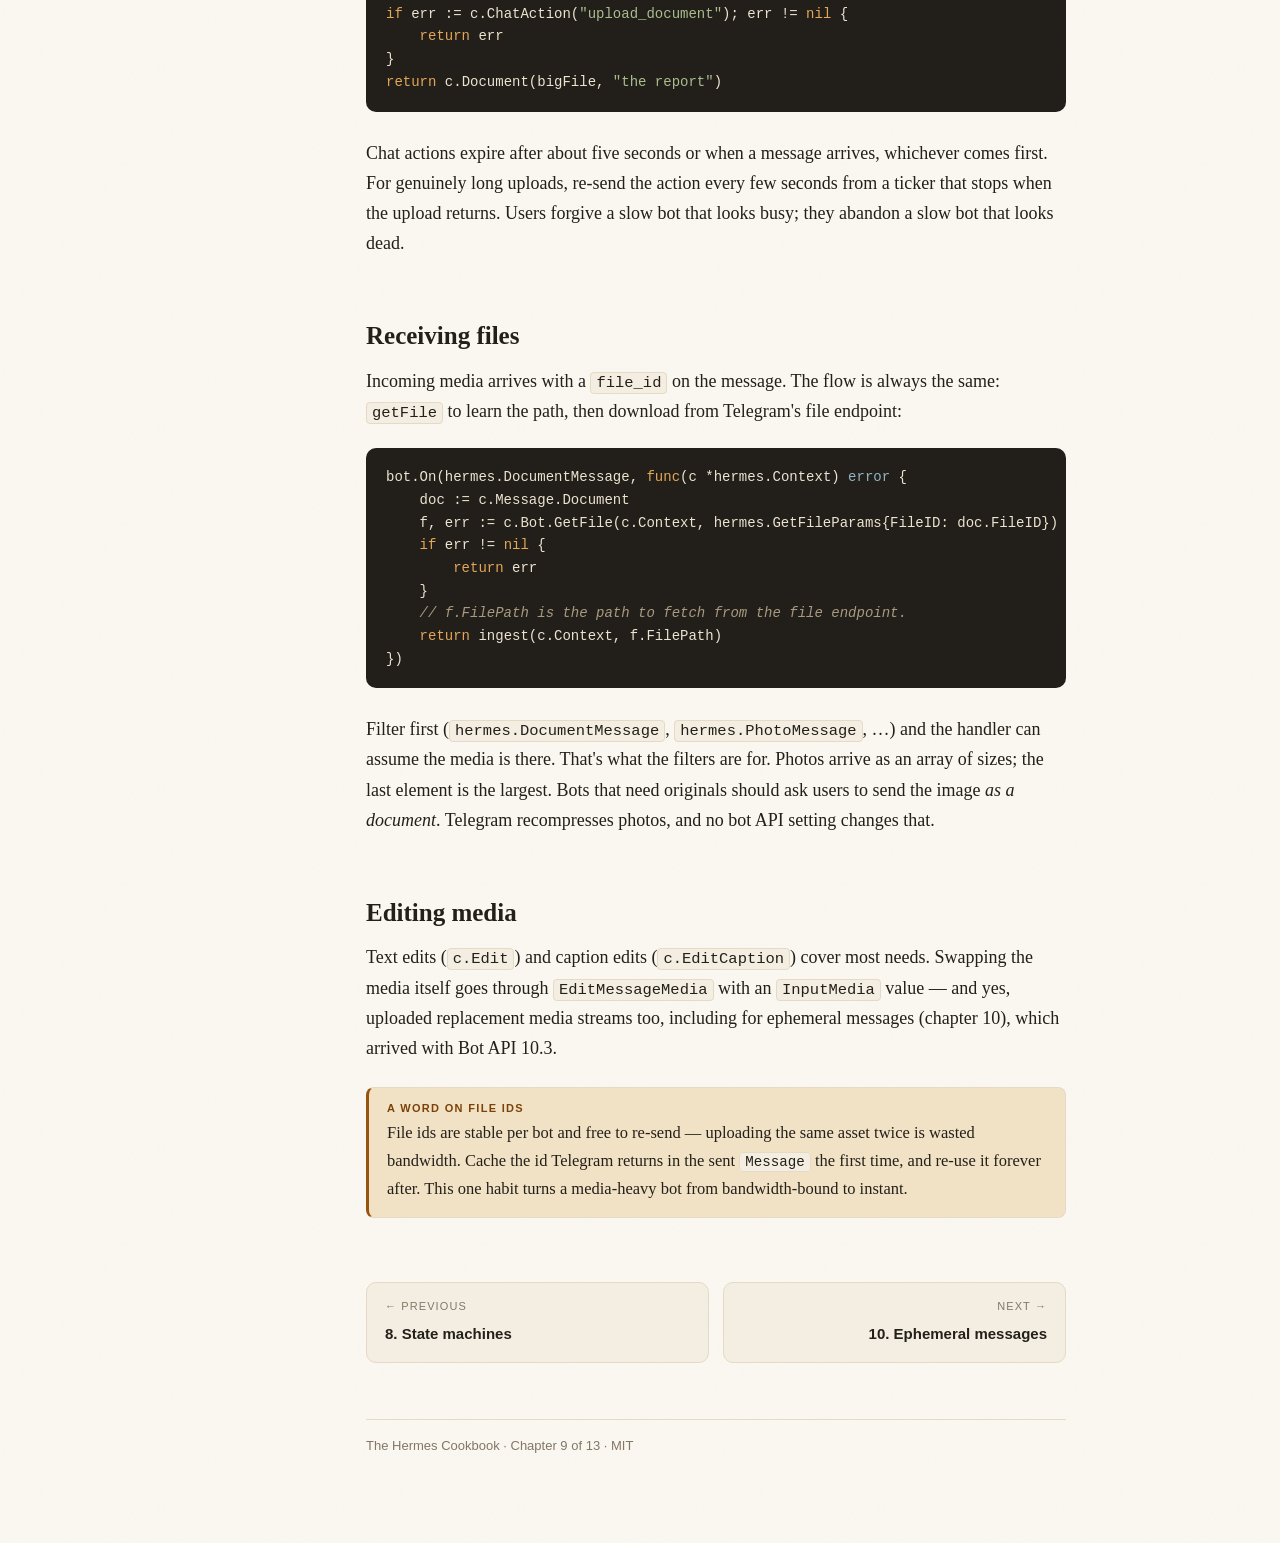
<file: chapters/09-files-and-media.html>
<!DOCTYPE html>
<html lang="en">
<head>
<meta charset="utf-8">
<meta name="viewport" content="width=device-width, initial-scale=1">
<title>9. Files and media — The Hermes Cookbook</title>
<link rel="icon" href="../assets/img/logo.svg" type="image/svg+xml">
<link rel="stylesheet" href="../assets/css/book.css">
</head>
<body>

<header class="topbar">
  <button id="menuToggle" class="gh" type="button">Chapters</button>
  <a class="wordmark" href="../index.html"><img class="wordmark-logo" src="../assets/img/logo.svg" alt="">The <em>Hermes</em> Cookbook</a>
  <span class="crumb">Chapter 9 · Files and media</span>
  <input id="q" type="search" placeholder="Filter chapters…" aria-label="Filter chapters">
  <button id="theme" type="button">Dark</button>
  <a class="gh" href="https://github.com/sidwiskers/hermes">Hermes on GitHub</a>
</header>

<div class="shell">
  <nav class="toc"><p class="toc-head">Contents</p><ol></ol></nav>
  <main>
    <article>
      <p class="kicker">Chapter 9</p>
      <h1>Files and media</h1>
      <p class="lede">
        Sending a photo is one method call. Sending a hundred-megabyte video
        without loading it into memory, showing a typing-style progress hint,
        and surviving a flaky network takes a little more.
      </p>

      <h2>Sending media</h2>
      <p>
        The context exposes one method per media kind, each in the familiar
        short / <code>Message</code>-suffixed pair:
      </p>

      <pre><code>c.Photo(file, "a cat", hermes.Spoiler)
c.Document(file, "quarterly report", hermes.Protected)
c.Video(file, "launch trailer", hermes.CaptionAbove, hermes.Streaming)
c.Voice(file, "", hermes.Silent)
c.Sticker(file)
c.Animation(file, "loop")</code></pre>

      <p>
        The <code>file</code> argument is Hermes's <code>Upload</code> type —
        it accepts a Telegram file id (for re-sending something Telegram
        already hosts), a public URL, or local content to upload. The third
        case is the one that matters for performance: uploads are
        <strong>streamed</strong>, not buffered. A 500&nbsp;MB video costs the
        process a few small buffers, not 500&nbsp;MB of heap. If you have ever
        watched a bot get OOM-killed because it read a whole file into a
        <code>[]byte</code> "temporarily", you know why this is in the design
        principles and not the changelog footnotes.
      </p>

      <h2>Media-group albums</h2>
      <p>
        Albums go through the typed client with
        <code>MediaGroupItem</code> entries:
      </p>

      <pre><code>items := []hermes.MediaGroupItem{
    photoItem(upload1, "first"),
    photoItem(upload2, "second"),
    videoItem(upload3, "third"),
}
msgs, err := c.Bot.SendMediaGroup(c.Context, hermes.SendMediaGroupParams{
    ChatID: chatID,
    Media:  items,
})</code></pre>

      <p>
        Two album rules Telegram enforces and your code should respect:
        2–10 items, and captions on individual items only (there is no
        album-level caption). Order is preserved. If you need the album to
        land as one notification, send it with <code>Silent</code> off and
        resist the urge to also send a separate "here are the photos!"
        message. The album <em>is</em> the message.
      </p>

      <h2>Keep users informed with chat actions</h2>
      <p>
        Uploads are slow by nature. Telegram shows "sending photo…",
        "uploading document…" and friends when you ask:
      </p>

      <pre><code>if err := c.ChatAction("upload_document"); err != nil {
    return err
}
return c.Document(bigFile, "the report")</code></pre>

      <p>
        Chat actions expire after about five seconds or when a message
        arrives, whichever comes first. For genuinely long uploads, re-send
        the action every few seconds from a ticker that stops when the upload
        returns. Users forgive a slow bot that looks busy; they abandon a
        slow bot that looks dead.
      </p>

      <h2>Receiving files</h2>
      <p>
        Incoming media arrives with a <code>file_id</code> on the message.
        The flow is always the same: <code>getFile</code> to learn the path,
        then download from Telegram's file endpoint:
      </p>

      <pre><code>bot.On(hermes.DocumentMessage, func(c *hermes.Context) error {
    doc := c.Message.Document
    f, err := c.Bot.GetFile(c.Context, hermes.GetFileParams{FileID: doc.FileID})
    if err != nil {
        return err
    }
    // f.FilePath is the path to fetch from the file endpoint.
    return ingest(c.Context, f.FilePath)
})</code></pre>

      <p>
        Filter first (<code>hermes.DocumentMessage</code>,
        <code>hermes.PhotoMessage</code>, …) and the handler can assume the
        media is there. That's what the filters are for. Photos arrive as
        an array of sizes; the last element is the largest. Bots that need
        originals should ask users to send the image <em>as a document</em>.
        Telegram recompresses photos, and no bot API setting changes that.
      </p>

      <h2>Editing media</h2>
      <p>
        Text edits (<code>c.Edit</code>) and caption edits
        (<code>c.EditCaption</code>) cover most needs. Swapping the media
        itself goes through <code>EditMessageMedia</code> with an
        <code>InputMedia</code> value — and yes, uploaded replacement media
        streams too, including for ephemeral messages (chapter 10), which
        arrived with Bot API 10.3.
      </p>

      <div class="note">
        <span class="tag">A word on file ids</span>
        <p>File ids are stable per bot and free to re-send — uploading the
        same asset twice is wasted bandwidth. Cache the id Telegram returns
        in the sent <code>Message</code> the first time, and re-use it
        forever after. This one habit turns a media-heavy bot from
        bandwidth-bound to instant.</p>
      </div>

      <nav class="pager"></nav>
      <div class="colophon">The Hermes Cookbook · Chapter 9 of 13 · MIT</div>
    </article>
  </main>
</div>

<script src="../assets/js/book.js"></script>
</body>
</html>
</file>
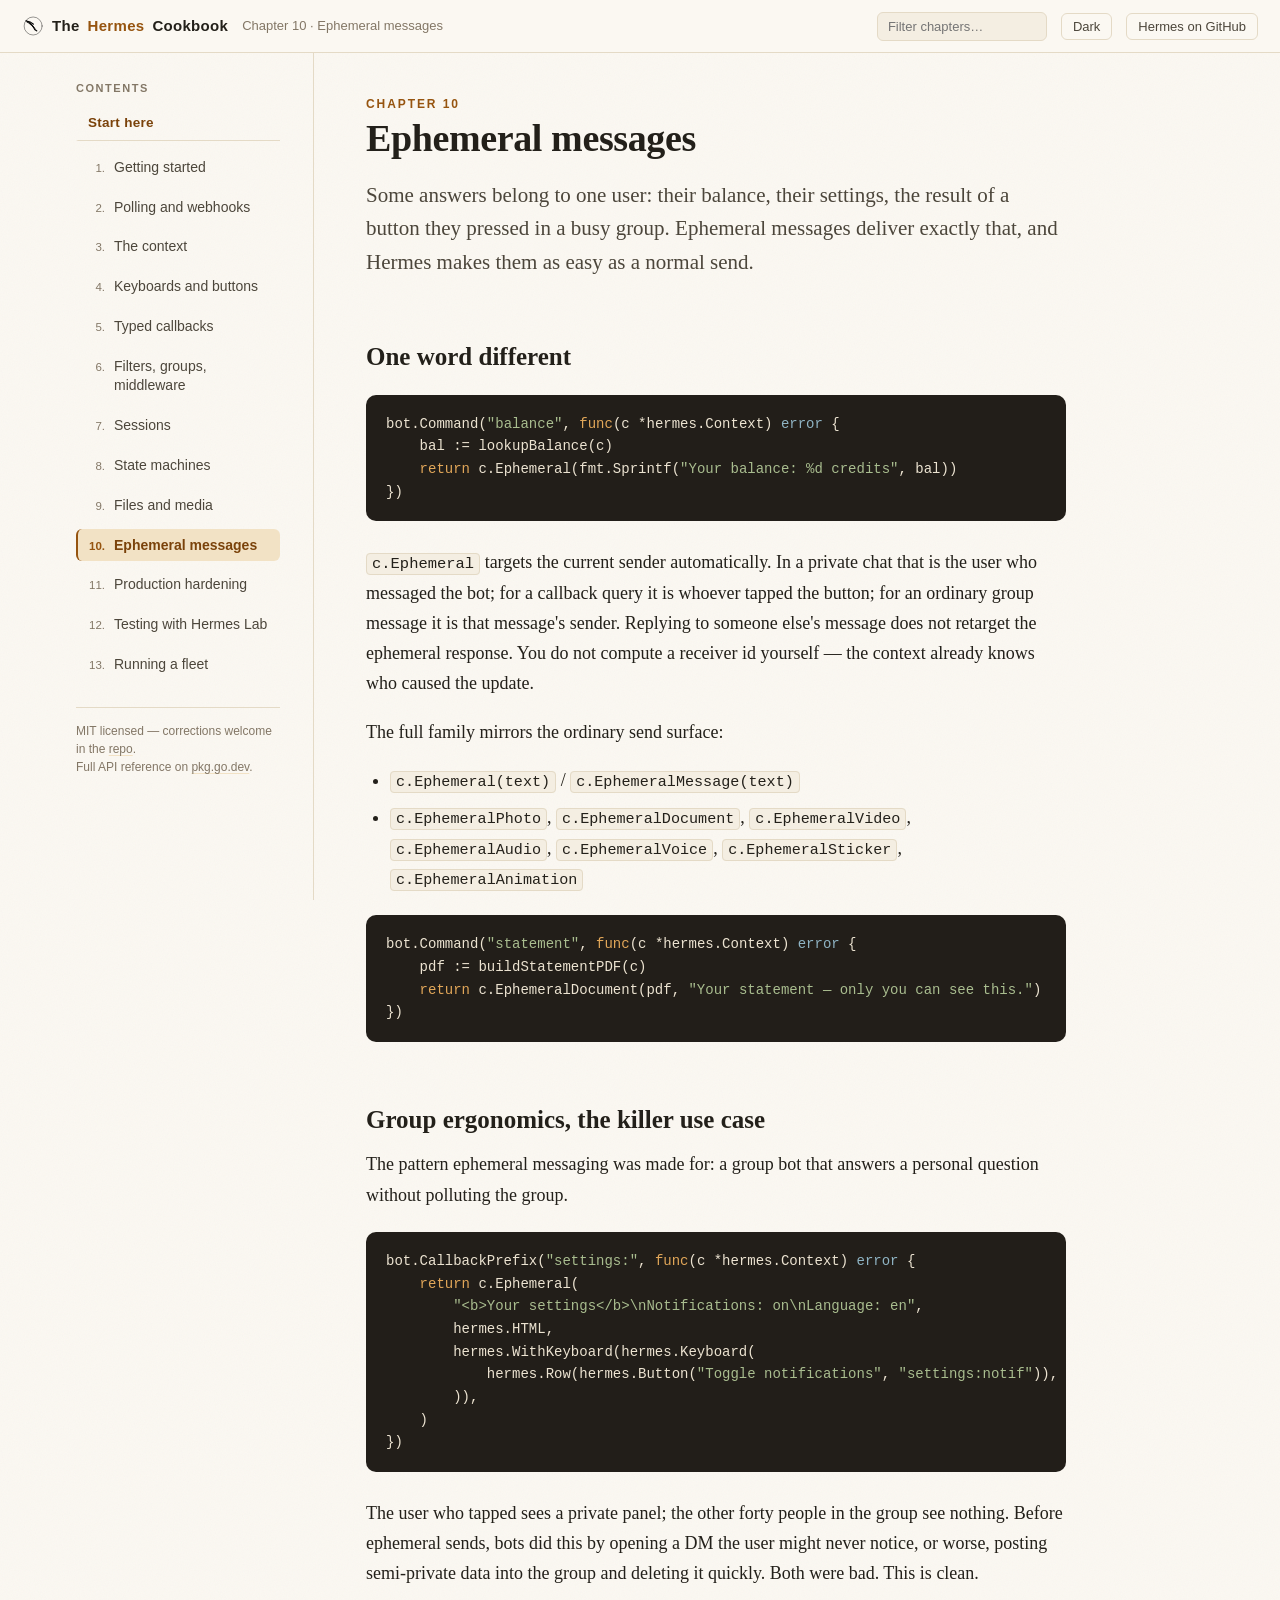
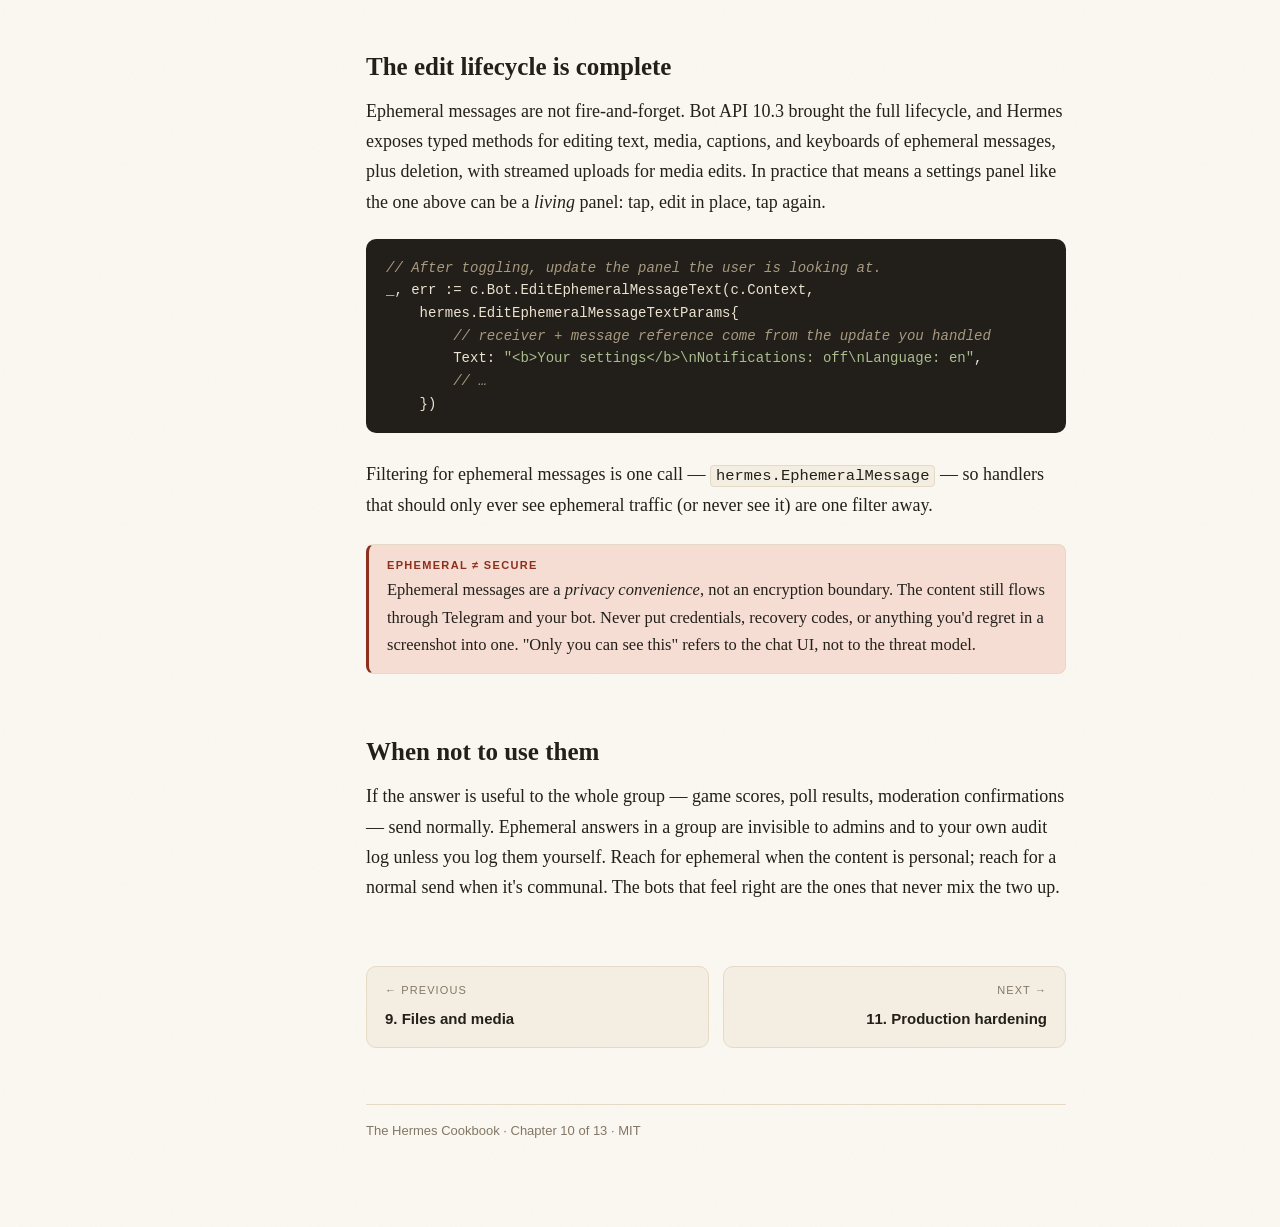
<file: chapters/10-ephemeral-messages.html>
<!DOCTYPE html>
<html lang="en">
<head>
<meta charset="utf-8">
<meta name="viewport" content="width=device-width, initial-scale=1">
<title>10. Ephemeral messages — The Hermes Cookbook</title>
<link rel="icon" href="../assets/img/logo.svg" type="image/svg+xml">
<link rel="stylesheet" href="../assets/css/book.css">
</head>
<body>

<header class="topbar">
  <button id="menuToggle" class="gh" type="button">Chapters</button>
  <a class="wordmark" href="../index.html"><img class="wordmark-logo" src="../assets/img/logo.svg" alt="">The <em>Hermes</em> Cookbook</a>
  <span class="crumb">Chapter 10 · Ephemeral messages</span>
  <input id="q" type="search" placeholder="Filter chapters…" aria-label="Filter chapters">
  <button id="theme" type="button">Dark</button>
  <a class="gh" href="https://github.com/sidwiskers/hermes">Hermes on GitHub</a>
</header>

<div class="shell">
  <nav class="toc"><p class="toc-head">Contents</p><ol></ol></nav>
  <main>
    <article>
      <p class="kicker">Chapter 10</p>
      <h1>Ephemeral messages</h1>
      <p class="lede">
        Some answers belong to one user: their balance, their settings, the
        result of a button they pressed in a busy group. Ephemeral messages
        deliver exactly that, and Hermes makes them as easy as a normal send.
      </p>

      <h2>One word different</h2>
      <pre><code>bot.Command("balance", func(c *hermes.Context) error {
    bal := lookupBalance(c)
    return c.Ephemeral(fmt.Sprintf("Your balance: %d credits", bal))
})</code></pre>

      <p>
        <code>c.Ephemeral</code> targets the current sender automatically.
        In a private chat that is the user who messaged the bot; for a
        callback query it is whoever tapped the button; for an ordinary group
        message it is that message's sender. Replying to someone else's
        message does not retarget the ephemeral response. You do not compute
        a receiver id yourself — the context already knows who caused the
        update.
      </p>

      <p>
        The full family mirrors the ordinary send surface:
      </p>
      <ul>
        <li><code>c.Ephemeral(text)</code> / <code>c.EphemeralMessage(text)</code></li>
        <li><code>c.EphemeralPhoto</code>, <code>c.EphemeralDocument</code>,
        <code>c.EphemeralVideo</code>, <code>c.EphemeralAudio</code>,
        <code>c.EphemeralVoice</code>, <code>c.EphemeralSticker</code>,
        <code>c.EphemeralAnimation</code></li>
      </ul>

      <pre><code>bot.Command("statement", func(c *hermes.Context) error {
    pdf := buildStatementPDF(c)
    return c.EphemeralDocument(pdf, "Your statement — only you can see this.")
})</code></pre>

      <h2>Group ergonomics, the killer use case</h2>
      <p>
        The pattern ephemeral messaging was made for: a group bot that
        answers a personal question without polluting the group.
      </p>

      <pre><code>bot.CallbackPrefix("settings:", func(c *hermes.Context) error {
    return c.Ephemeral(
        "&lt;b&gt;Your settings&lt;/b&gt;\nNotifications: on\nLanguage: en",
        hermes.HTML,
        hermes.WithKeyboard(hermes.Keyboard(
            hermes.Row(hermes.Button("Toggle notifications", "settings:notif")),
        )),
    )
})</code></pre>

      <p>
        The user who tapped sees a private panel; the other forty people in
        the group see nothing. Before ephemeral sends, bots did this by
        opening a DM the user might never notice, or worse, posting
        semi-private data into the group and deleting it quickly. Both were
        bad. This is clean.
      </p>

      <h2>The edit lifecycle is complete</h2>
      <p>
        Ephemeral messages are not fire-and-forget. Bot API 10.3 brought the
        full lifecycle, and Hermes exposes typed methods for editing text,
        media, captions, and keyboards of ephemeral messages, plus deletion,
        with streamed uploads for media edits. In practice that means a
        settings panel like the one above can be a <em>living</em> panel:
        tap, edit in place, tap again.
      </p>

      <pre><code>// After toggling, update the panel the user is looking at.
_, err := c.Bot.EditEphemeralMessageText(c.Context,
    hermes.EditEphemeralMessageTextParams{
        // receiver + message reference come from the update you handled
        Text: "&lt;b&gt;Your settings&lt;/b&gt;\nNotifications: off\nLanguage: en",
        // …
    })</code></pre>

      <p>
        Filtering for ephemeral messages is one call —
        <code>hermes.EphemeralMessage</code> — so handlers that should only
        ever see ephemeral traffic (or never see it) are one filter away.
      </p>

      <div class="warn">
        <span class="tag">Ephemeral ≠ secure</span>
        <p>Ephemeral messages are a <em>privacy convenience</em>, not an
        encryption boundary. The content still flows through Telegram and
        your bot. Never put credentials, recovery codes, or anything you'd
        regret in a screenshot into one. "Only you can see this" refers to
        the chat UI, not to the threat model.</p>
      </div>

      <h2>When not to use them</h2>
      <p>
        If the answer is useful to the whole group — game scores, poll
        results, moderation confirmations — send normally. Ephemeral answers
        in a group are invisible to admins and to your own audit log unless
        you log them yourself. Reach for ephemeral when the content is
        personal; reach for a normal send when it's communal. The bots that
        feel right are the ones that never mix the two up.
      </p>

      <nav class="pager"></nav>
      <div class="colophon">The Hermes Cookbook · Chapter 10 of 13 · MIT</div>
    </article>
  </main>
</div>

<script src="../assets/js/book.js"></script>
</body>
</html>
</file>
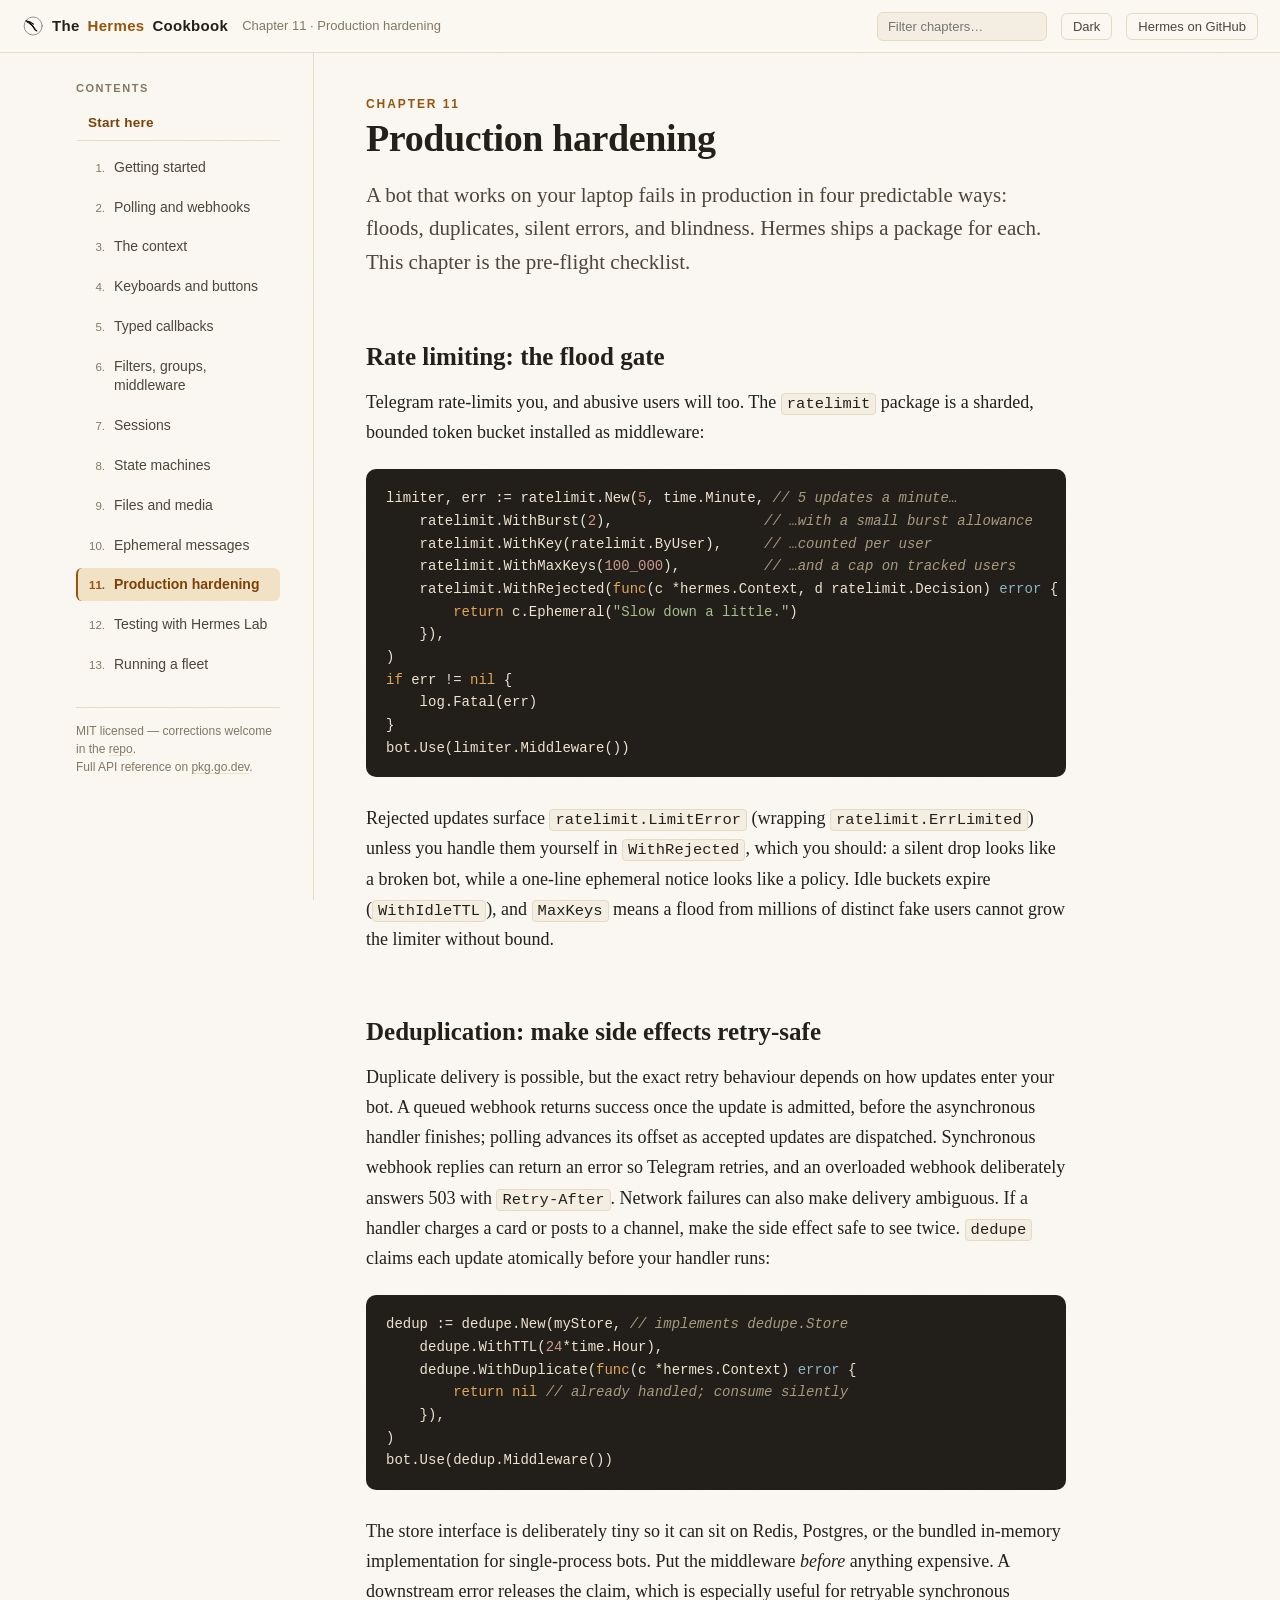
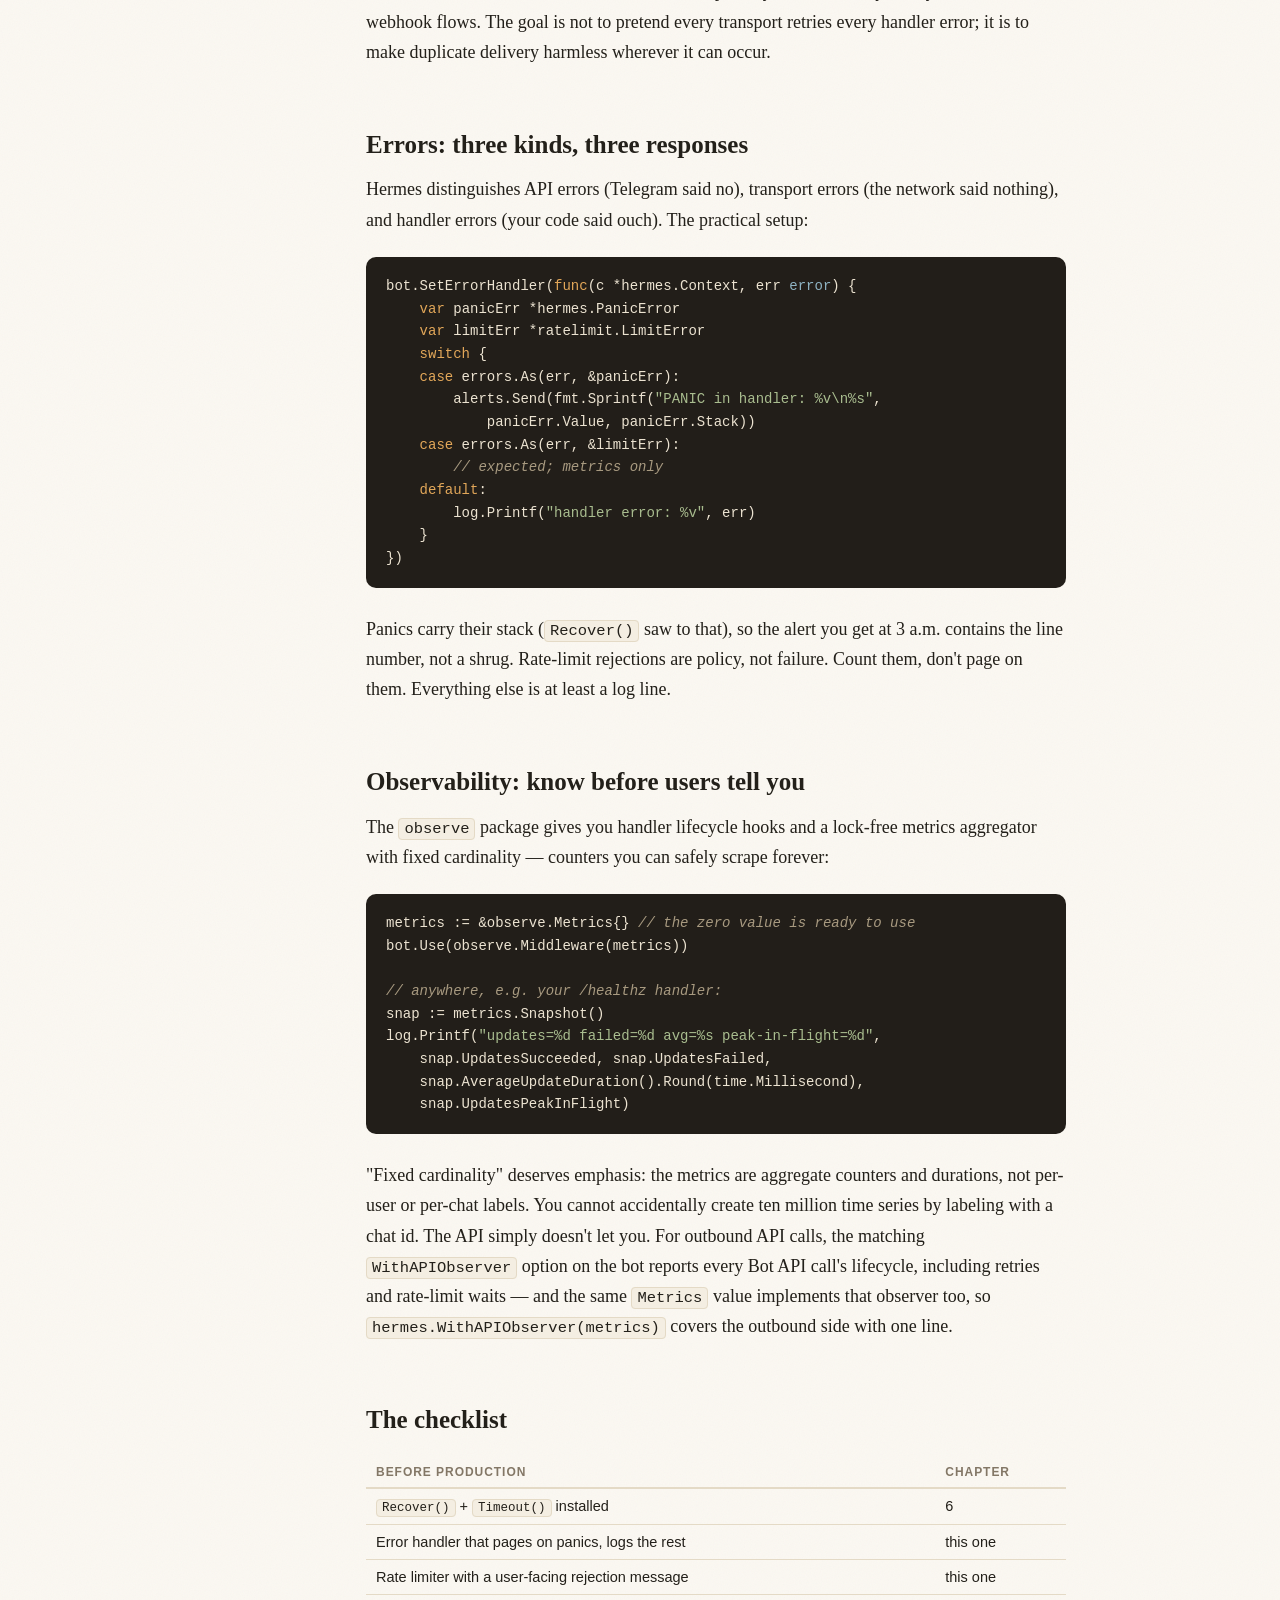
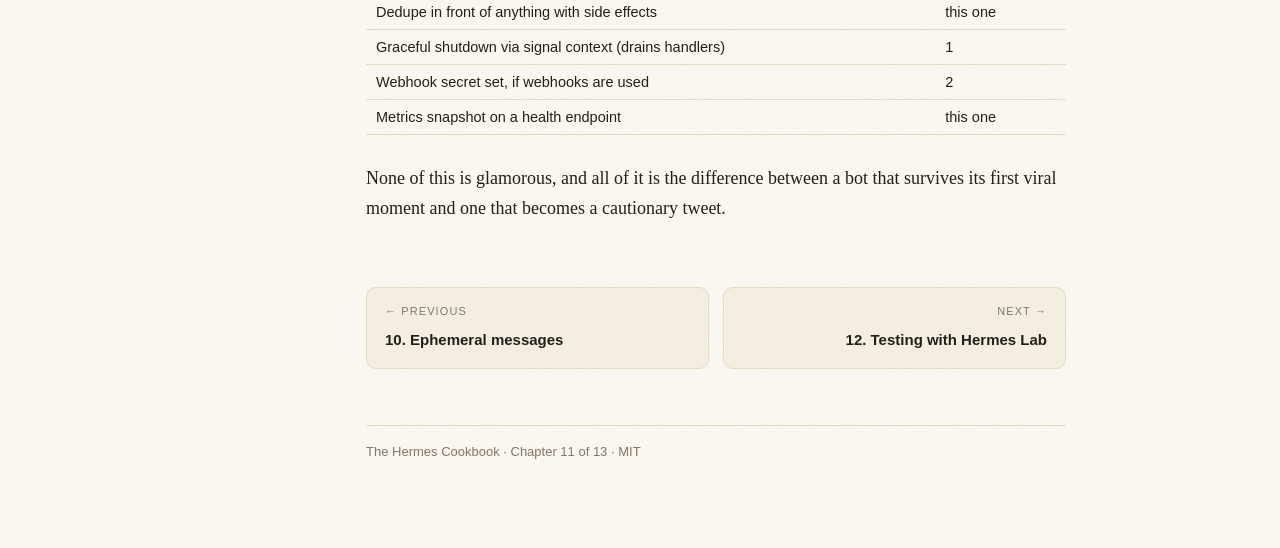
<file: chapters/11-production-hardening.html>
<!DOCTYPE html>
<html lang="en">
<head>
<meta charset="utf-8">
<meta name="viewport" content="width=device-width, initial-scale=1">
<title>11. Production hardening — The Hermes Cookbook</title>
<link rel="icon" href="../assets/img/logo.svg" type="image/svg+xml">
<link rel="stylesheet" href="../assets/css/book.css">
</head>
<body>

<header class="topbar">
  <button id="menuToggle" class="gh" type="button">Chapters</button>
  <a class="wordmark" href="../index.html"><img class="wordmark-logo" src="../assets/img/logo.svg" alt="">The <em>Hermes</em> Cookbook</a>
  <span class="crumb">Chapter 11 · Production hardening</span>
  <input id="q" type="search" placeholder="Filter chapters…" aria-label="Filter chapters">
  <button id="theme" type="button">Dark</button>
  <a class="gh" href="https://github.com/sidwiskers/hermes">Hermes on GitHub</a>
</header>

<div class="shell">
  <nav class="toc"><p class="toc-head">Contents</p><ol></ol></nav>
  <main>
    <article>
      <p class="kicker">Chapter 11</p>
      <h1>Production hardening</h1>
      <p class="lede">
        A bot that works on your laptop fails in production in four
        predictable ways: floods, duplicates, silent errors, and blindness.
        Hermes ships a package for each. This chapter is the pre-flight
        checklist.
      </p>

      <h2>Rate limiting: the flood gate</h2>
      <p>
        Telegram rate-limits you, and abusive users will too. The
        <code>ratelimit</code> package is a sharded, bounded token bucket
        installed as middleware:
      </p>

      <pre><code>limiter, err := ratelimit.New(5, time.Minute, // 5 updates a minute…
    ratelimit.WithBurst(2),                  // …with a small burst allowance
    ratelimit.WithKey(ratelimit.ByUser),     // …counted per user
    ratelimit.WithMaxKeys(100_000),          // …and a cap on tracked users
    ratelimit.WithRejected(func(c *hermes.Context, d ratelimit.Decision) error {
        return c.Ephemeral("Slow down a little.")
    }),
)
if err != nil {
    log.Fatal(err)
}
bot.Use(limiter.Middleware())</code></pre>

      <p>
        Rejected updates surface <code>ratelimit.LimitError</code> (wrapping
        <code>ratelimit.ErrLimited</code>) unless you handle them yourself in
        <code>WithRejected</code>, which you should: a silent drop
        looks like a broken bot, while a one-line ephemeral notice looks like
        a policy. Idle buckets expire (<code>WithIdleTTL</code>), and
        <code>MaxKeys</code> means a flood from millions of distinct fake
        users cannot grow the limiter without bound.
      </p>

      <h2>Deduplication: make side effects retry-safe</h2>
      <p>
        Duplicate delivery is possible, but the exact retry behaviour depends
        on how updates enter your bot. A queued webhook returns success once
        the update is admitted, before the asynchronous handler finishes;
        polling advances its offset as accepted updates are dispatched.
        Synchronous webhook replies can return an error so Telegram retries,
        and an overloaded webhook deliberately answers 503 with
        <code>Retry-After</code>. Network failures can also make delivery
        ambiguous. If a handler charges a card or posts to a channel, make the
        side effect safe to see twice. <code>dedupe</code> claims each update
        atomically before your handler runs:
      </p>

      <pre><code>dedup := dedupe.New(myStore, // implements dedupe.Store
    dedupe.WithTTL(24*time.Hour),
    dedupe.WithDuplicate(func(c *hermes.Context) error {
        return nil // already handled; consume silently
    }),
)
bot.Use(dedup.Middleware())</code></pre>

      <p>
        The store interface is deliberately tiny so it can sit on Redis,
        Postgres, or the bundled in-memory implementation for single-process
        bots. Put the middleware <em>before</em> anything expensive. A
        downstream error releases the claim, which is especially useful for
        retryable synchronous webhook flows. The goal is not to pretend every
        transport retries every handler error; it is to make duplicate
        delivery harmless wherever it can occur.
      </p>

      <h2>Errors: three kinds, three responses</h2>
      <p>
        Hermes distinguishes API errors (Telegram said no),
        transport errors (the network said nothing), and handler errors
        (your code said ouch). The practical setup:
      </p>

      <pre><code>bot.SetErrorHandler(func(c *hermes.Context, err error) {
    var panicErr *hermes.PanicError
    var limitErr *ratelimit.LimitError
    switch {
    case errors.As(err, &amp;panicErr):
        alerts.Send(fmt.Sprintf("PANIC in handler: %v\n%s",
            panicErr.Value, panicErr.Stack))
    case errors.As(err, &amp;limitErr):
        // expected; metrics only
    default:
        log.Printf("handler error: %v", err)
    }
})</code></pre>

      <p>
        Panics carry their stack (<code>Recover()</code> saw to that), so the
        alert you get at 3&nbsp;a.m. contains the line number, not a shrug.
        Rate-limit rejections are policy, not failure. Count them, don't
        page on them. Everything else is at least a log line.
      </p>

      <h2>Observability: know before users tell you</h2>
      <p>
        The <code>observe</code> package gives you handler lifecycle hooks
        and a lock-free metrics aggregator with fixed cardinality — counters
        you can safely scrape forever:
      </p>

      <pre><code>metrics := &observe.Metrics{} // the zero value is ready to use
bot.Use(observe.Middleware(metrics))

// anywhere, e.g. your /healthz handler:
snap := metrics.Snapshot()
log.Printf("updates=%d failed=%d avg=%s peak-in-flight=%d",
    snap.UpdatesSucceeded, snap.UpdatesFailed,
    snap.AverageUpdateDuration().Round(time.Millisecond),
    snap.UpdatesPeakInFlight)</code></pre>

      <p>
        "Fixed cardinality" deserves emphasis: the metrics are aggregate
        counters and durations, not per-user or per-chat labels. You cannot
        accidentally create ten million time series by labeling with a chat
        id. The API simply doesn't let you. For outbound API calls, the
        matching <code>WithAPIObserver</code> option on the bot reports every
        Bot API call's lifecycle, including retries and rate-limit waits —
        and the same <code>Metrics</code> value implements that observer too,
        so <code>hermes.WithAPIObserver(metrics)</code> covers the outbound
        side with one line.
      </p>

      <h2>The checklist</h2>
      <table>
        <tr><th>Before production</th><th>Chapter</th></tr>
        <tr><td><code>Recover()</code> + <code>Timeout()</code> installed</td><td>6</td></tr>
        <tr><td>Error handler that pages on panics, logs the rest</td><td>this one</td></tr>
        <tr><td>Rate limiter with a user-facing rejection message</td><td>this one</td></tr>
        <tr><td>Dedupe in front of anything with side effects</td><td>this one</td></tr>
        <tr><td>Graceful shutdown via signal context (drains handlers)</td><td>1</td></tr>
        <tr><td>Webhook secret set, if webhooks are used</td><td>2</td></tr>
        <tr><td>Metrics snapshot on a health endpoint</td><td>this one</td></tr>
      </table>

      <p>
        None of this is glamorous, and all of it is the difference between a
        bot that survives its first viral moment and one that becomes a
        cautionary tweet.
      </p>

      <nav class="pager"></nav>
      <div class="colophon">The Hermes Cookbook · Chapter 11 of 13 · MIT</div>
    </article>
  </main>
</div>

<script src="../assets/js/book.js"></script>
</body>
</html>
</file>
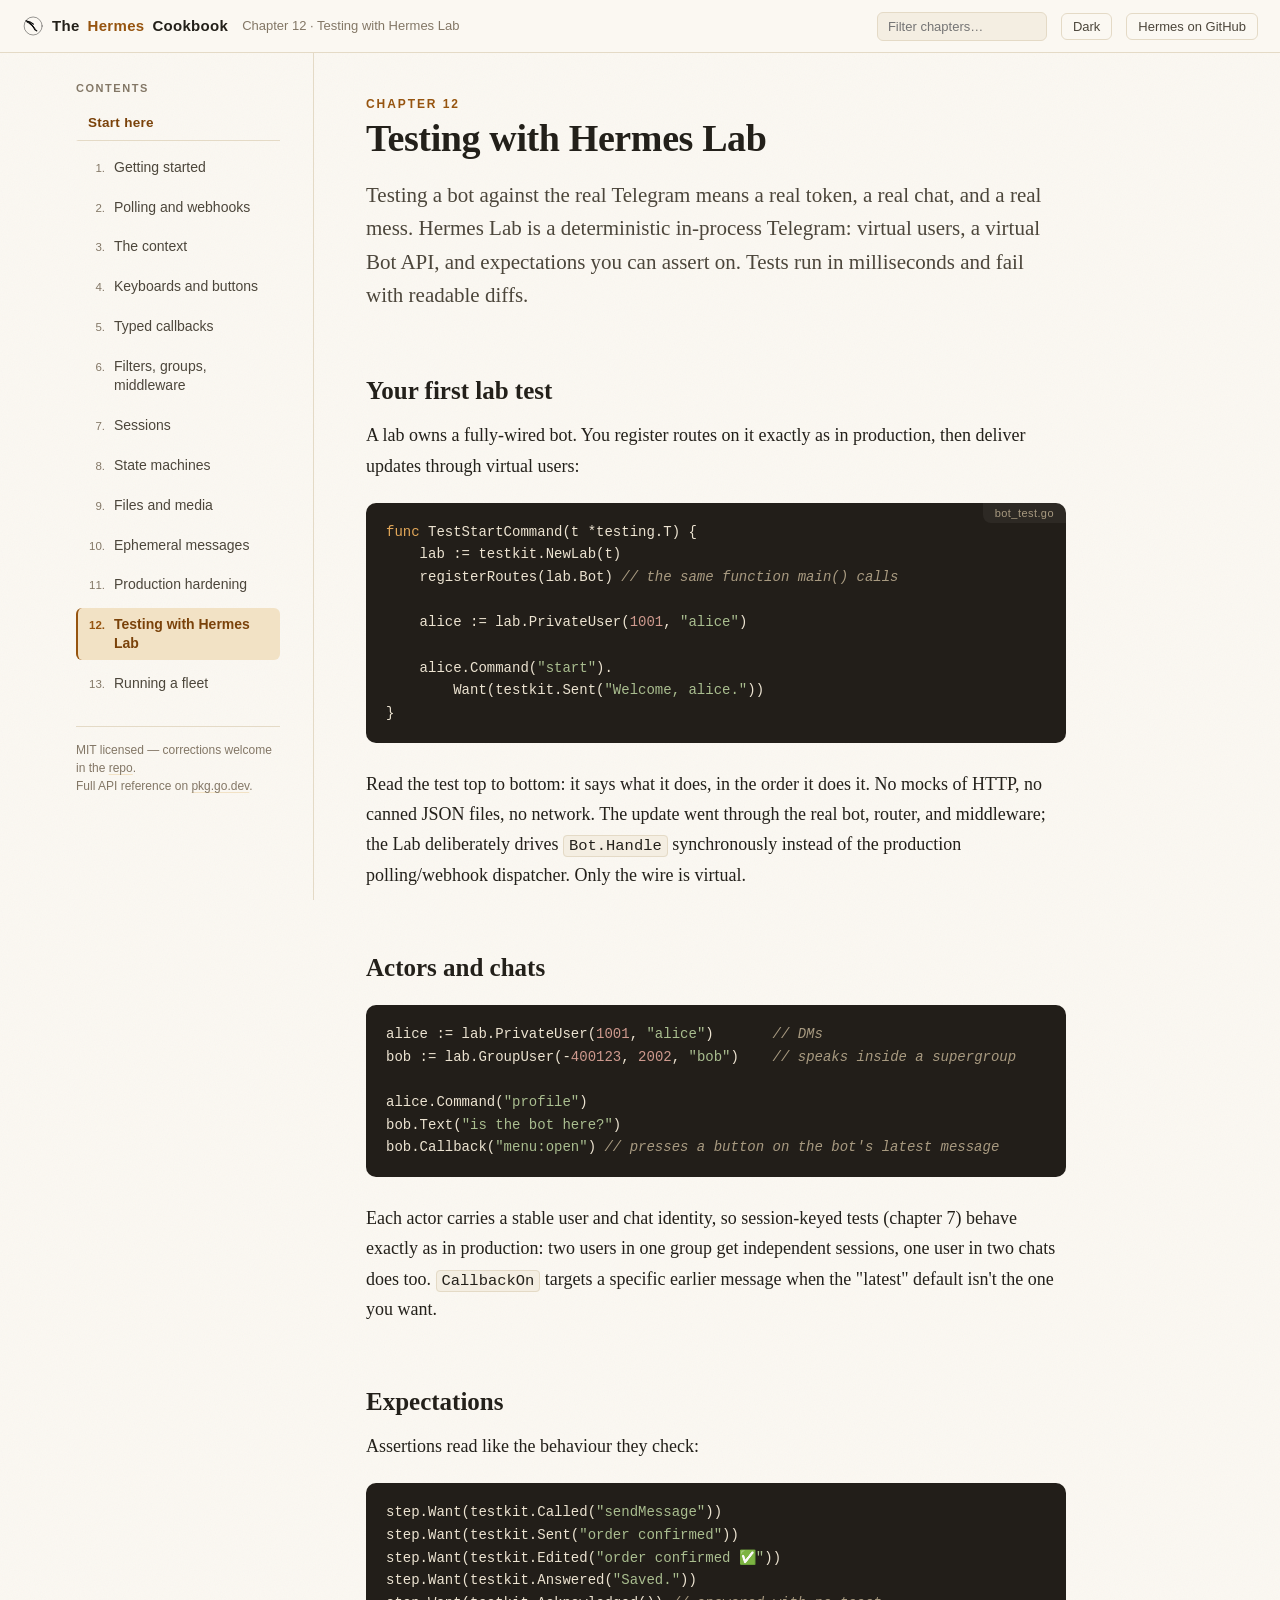
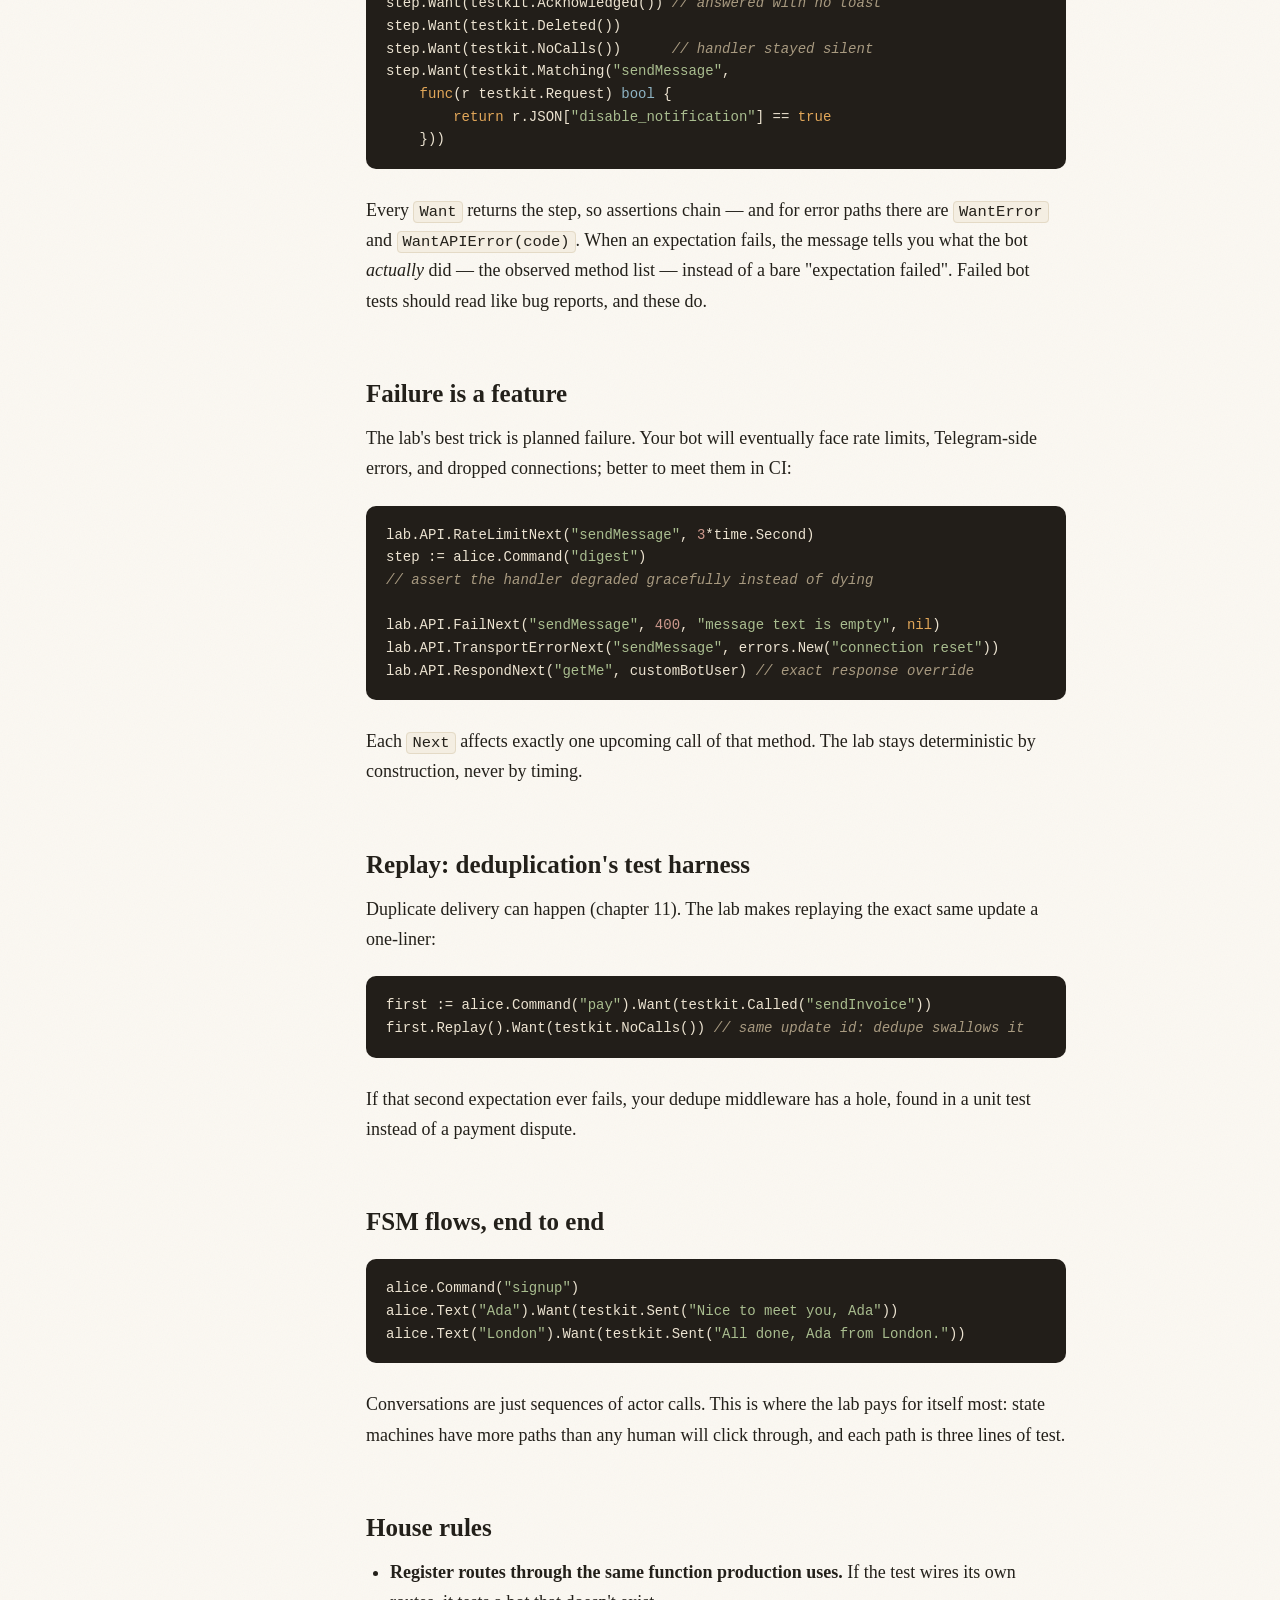
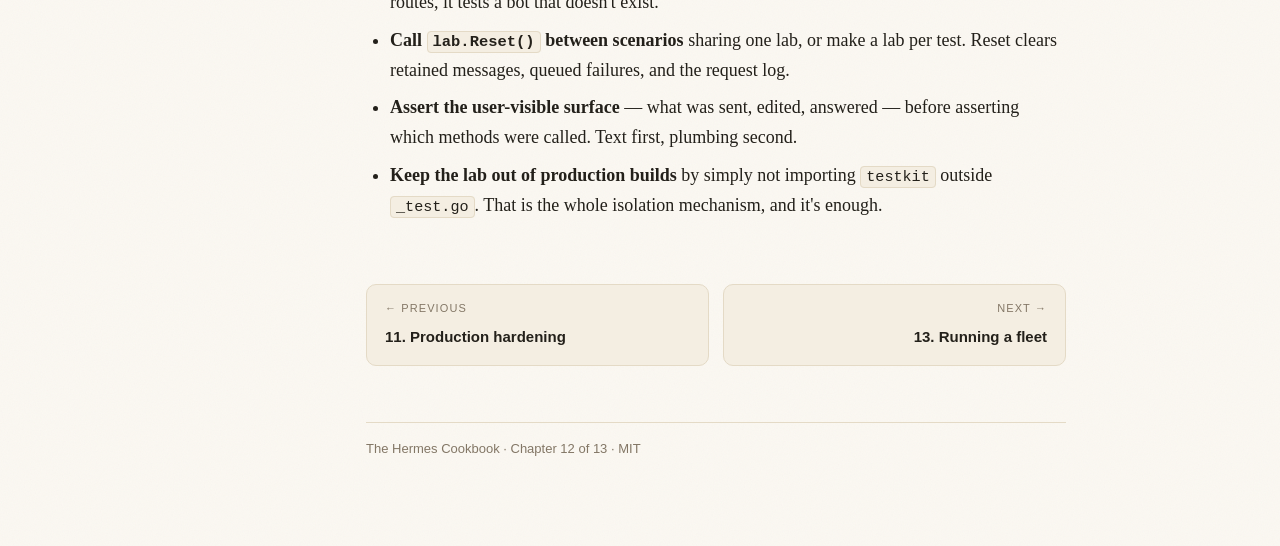
<file: chapters/12-testing-with-hermes-lab.html>
<!DOCTYPE html>
<html lang="en">
<head>
<meta charset="utf-8">
<meta name="viewport" content="width=device-width, initial-scale=1">
<title>12. Testing with Hermes Lab — The Hermes Cookbook</title>
<link rel="icon" href="../assets/img/logo.svg" type="image/svg+xml">
<link rel="stylesheet" href="../assets/css/book.css">
</head>
<body>

<header class="topbar">
  <button id="menuToggle" class="gh" type="button">Chapters</button>
  <a class="wordmark" href="../index.html"><img class="wordmark-logo" src="../assets/img/logo.svg" alt="">The <em>Hermes</em> Cookbook</a>
  <span class="crumb">Chapter 12 · Testing with Hermes Lab</span>
  <input id="q" type="search" placeholder="Filter chapters…" aria-label="Filter chapters">
  <button id="theme" type="button">Dark</button>
  <a class="gh" href="https://github.com/sidwiskers/hermes">Hermes on GitHub</a>
</header>

<div class="shell">
  <nav class="toc"><p class="toc-head">Contents</p><ol></ol></nav>
  <main>
    <article>
      <p class="kicker">Chapter 12</p>
      <h1>Testing with Hermes Lab</h1>
      <p class="lede">
        Testing a bot against the real Telegram means a real token, a real
        chat, and a real mess. Hermes Lab is a deterministic in-process
        Telegram: virtual users, a virtual Bot API, and expectations you can
        assert on. Tests run in milliseconds and fail with readable diffs.
      </p>

      <h2>Your first lab test</h2>
      <p>
        A lab owns a fully-wired bot. You register routes on it exactly as in
        production, then deliver updates through virtual users:
      </p>

      <pre><span class="file-tab">bot_test.go</span><code>func TestStartCommand(t *testing.T) {
    lab := testkit.NewLab(t)
    registerRoutes(lab.Bot) // the same function main() calls

    alice := lab.PrivateUser(1001, "alice")

    alice.Command("start").
        Want(testkit.Sent("Welcome, alice."))
}</code></pre>

      <p>
        Read the test top to bottom: it says what it does, in the order it
        does it. No mocks of HTTP, no canned JSON files, no network. The
        update went through the real bot, router, and middleware; the Lab
        deliberately drives <code>Bot.Handle</code> synchronously instead of
        the production polling/webhook dispatcher. Only the wire is virtual.
      </p>

      <h2>Actors and chats</h2>
      <pre><code>alice := lab.PrivateUser(1001, "alice")       // DMs
bob := lab.GroupUser(-400123, 2002, "bob")    // speaks inside a supergroup

alice.Command("profile")
bob.Text("is the bot here?")
bob.Callback("menu:open") // presses a button on the bot's latest message</code></pre>

      <p>
        Each actor carries a stable user and chat identity, so session-keyed
        tests (chapter 7) behave exactly as in production: two users in one
        group get independent sessions, one user in two chats does too.
        <code>CallbackOn</code> targets a specific earlier message when the
        "latest" default isn't the one you want.
      </p>

      <h2>Expectations</h2>
      <p>
        Assertions read like the behaviour they check:
      </p>

      <pre><code>step.Want(testkit.Called("sendMessage"))
step.Want(testkit.Sent("order confirmed"))
step.Want(testkit.Edited("order confirmed ✅"))
step.Want(testkit.Answered("Saved."))
step.Want(testkit.Acknowledged()) // answered with no toast
step.Want(testkit.Deleted())
step.Want(testkit.NoCalls())      // handler stayed silent
step.Want(testkit.Matching("sendMessage",
    func(r testkit.Request) bool {
        return r.JSON["disable_notification"] == true
    }))</code></pre>

      <p>
        Every <code>Want</code> returns the step, so assertions chain — and for
        error paths there are <code>WantError</code> and
        <code>WantAPIError(code)</code>. When an expectation fails, the
        message tells you what the bot
        <em>actually</em> did — the observed method list — instead of a bare
        "expectation failed". Failed bot tests should read like bug reports,
        and these do.
      </p>

      <h2>Failure is a feature</h2>
      <p>
        The lab's best trick is planned failure. Your bot will eventually
        face rate limits, Telegram-side errors, and dropped connections;
        better to meet them in CI:
      </p>

      <pre><code>lab.API.RateLimitNext("sendMessage", 3*time.Second)
step := alice.Command("digest")
// assert the handler degraded gracefully instead of dying

lab.API.FailNext("sendMessage", 400, "message text is empty", nil)
lab.API.TransportErrorNext("sendMessage", errors.New("connection reset"))
lab.API.RespondNext("getMe", customBotUser) // exact response override</code></pre>

      <p>
        Each <code>Next</code> affects exactly one upcoming call of that
        method. The lab stays deterministic by construction, never by
        timing.
      </p>

      <h2>Replay: deduplication's test harness</h2>
      <p>
        Duplicate delivery can happen (chapter 11). The lab makes replaying
        the exact same update a one-liner:
      </p>

      <pre><code>first := alice.Command("pay").Want(testkit.Called("sendInvoice"))
first.Replay().Want(testkit.NoCalls()) // same update id: dedupe swallows it</code></pre>

      <p>
        If that second expectation ever fails, your dedupe middleware has a
        hole, found in a unit test instead of a payment dispute.
      </p>

      <h2>FSM flows, end to end</h2>
      <pre><code>alice.Command("signup")
alice.Text("Ada").Want(testkit.Sent("Nice to meet you, Ada"))
alice.Text("London").Want(testkit.Sent("All done, Ada from London."))</code></pre>

      <p>
        Conversations are just sequences of actor calls. This is where the
        lab pays for itself most: state machines have more paths than any
        human will click through, and each path is three lines of test.
      </p>

      <h2>House rules</h2>
      <ul>
        <li><strong>Register routes through the same function production
        uses.</strong> If the test wires its own routes, it tests a bot that
        doesn't exist.</li>
        <li><strong>Call <code>lab.Reset()</code> between scenarios</strong>
        sharing one lab, or make a lab per test. Reset clears retained
        messages, queued failures, and the request log.</li>
        <li><strong>Assert the user-visible surface</strong> — what was sent,
        edited, answered — before asserting which methods were called. Text
        first, plumbing second.</li>
        <li><strong>Keep the lab out of production builds</strong> by simply
        not importing <code>testkit</code> outside <code>_test.go</code>.
        That is the whole isolation mechanism, and it's enough.</li>
      </ul>

      <nav class="pager"></nav>
      <div class="colophon">The Hermes Cookbook · Chapter 12 of 13 · MIT</div>
    </article>
  </main>
</div>

<script src="../assets/js/book.js"></script>
</body>
</html>
</file>
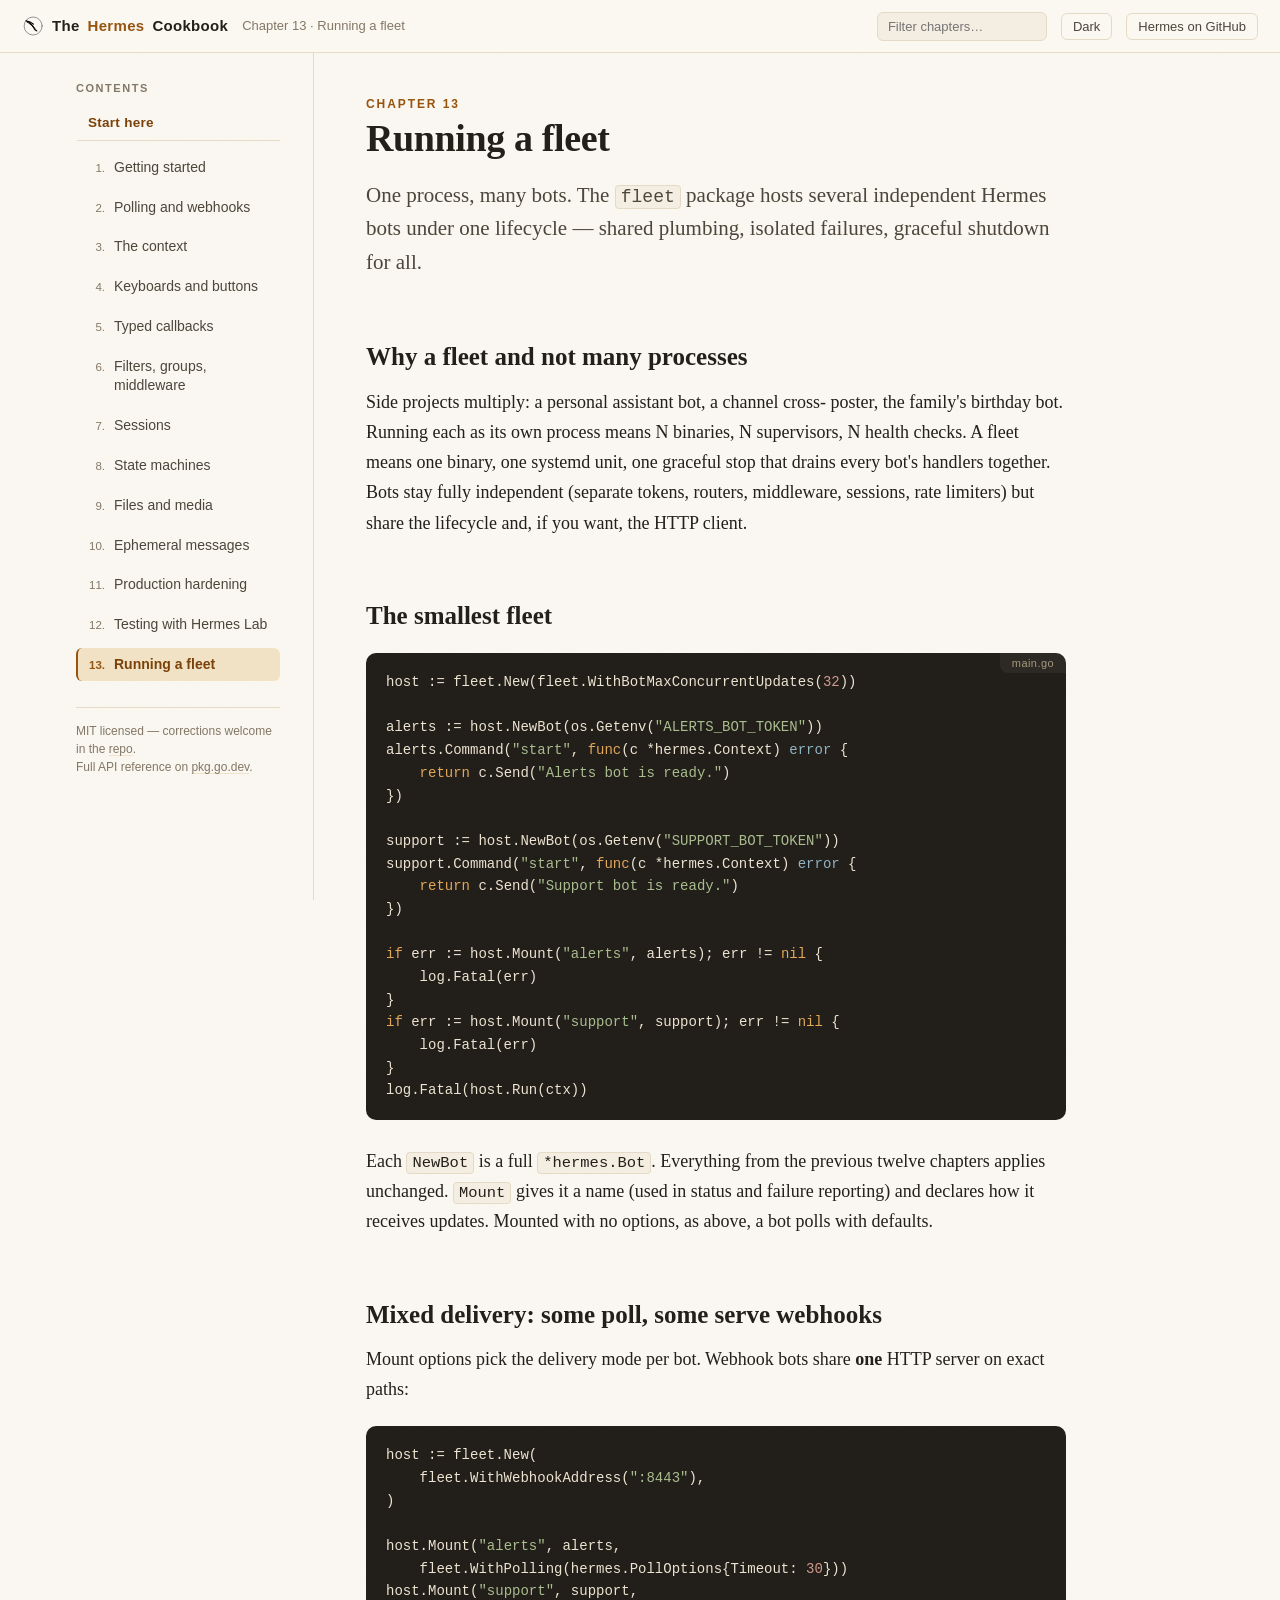
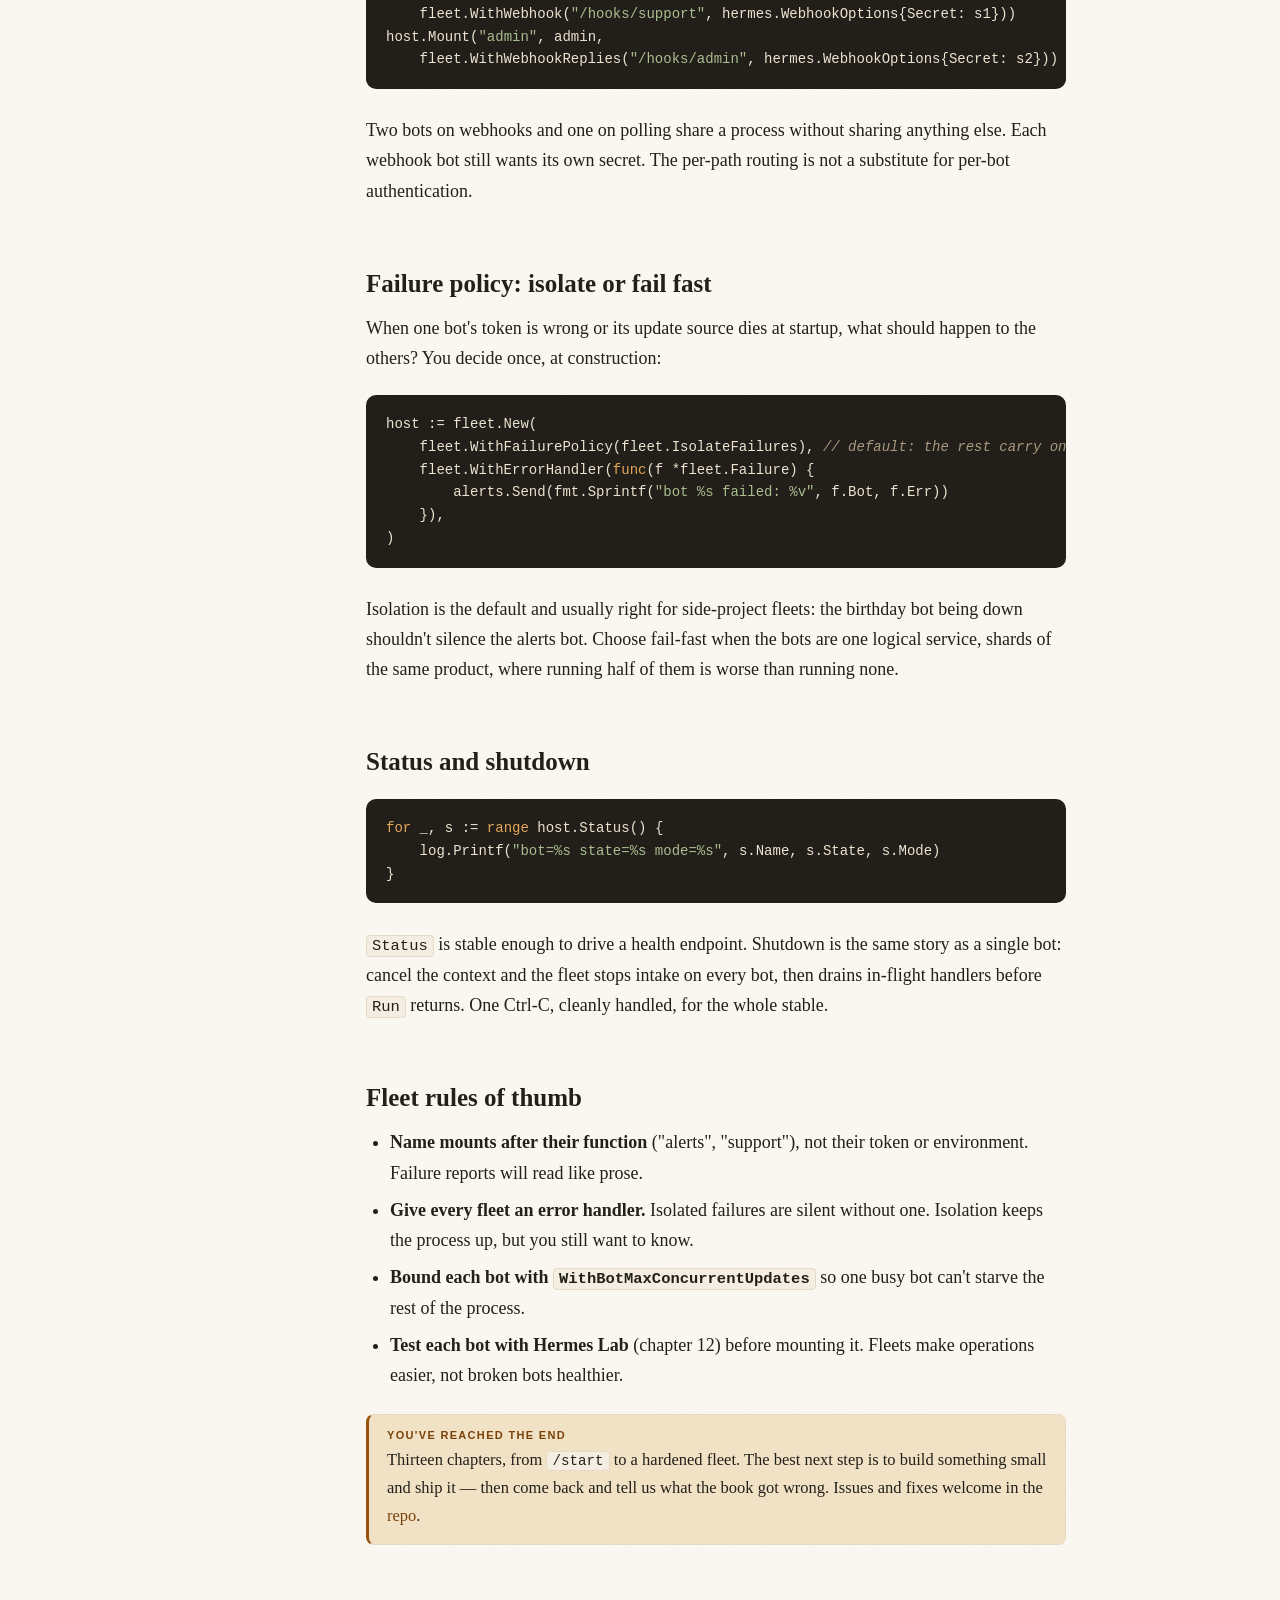
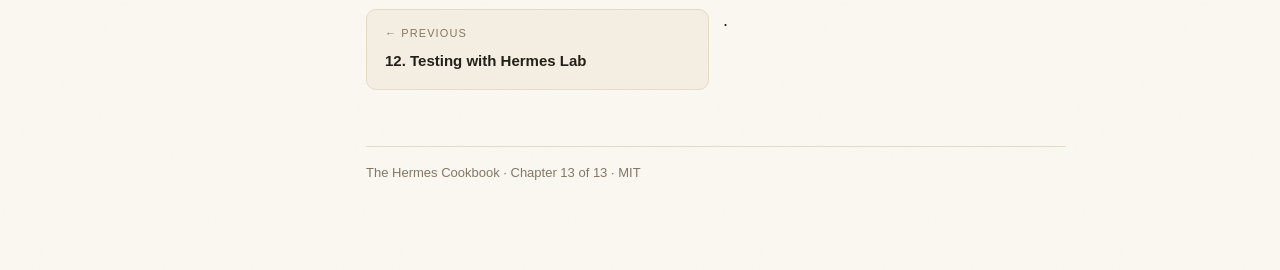
<file: chapters/13-fleets.html>
<!DOCTYPE html>
<html lang="en">
<head>
<meta charset="utf-8">
<meta name="viewport" content="width=device-width, initial-scale=1">
<title>13. Running a fleet — The Hermes Cookbook</title>
<link rel="icon" href="../assets/img/logo.svg" type="image/svg+xml">
<link rel="stylesheet" href="../assets/css/book.css">
</head>
<body>

<header class="topbar">
  <button id="menuToggle" class="gh" type="button">Chapters</button>
  <a class="wordmark" href="../index.html"><img class="wordmark-logo" src="../assets/img/logo.svg" alt="">The <em>Hermes</em> Cookbook</a>
  <span class="crumb">Chapter 13 · Running a fleet</span>
  <input id="q" type="search" placeholder="Filter chapters…" aria-label="Filter chapters">
  <button id="theme" type="button">Dark</button>
  <a class="gh" href="https://github.com/sidwiskers/hermes">Hermes on GitHub</a>
</header>

<div class="shell">
  <nav class="toc"><p class="toc-head">Contents</p><ol></ol></nav>
  <main>
    <article>
      <p class="kicker">Chapter 13</p>
      <h1>Running a fleet</h1>
      <p class="lede">
        One process, many bots. The <code>fleet</code> package hosts several
        independent Hermes bots under one lifecycle — shared plumbing,
        isolated failures, graceful shutdown for all.
      </p>

      <h2>Why a fleet and not many processes</h2>
      <p>
        Side projects multiply: a personal assistant bot, a channel cross-
        poster, the family's birthday bot. Running each as its own process
        means N binaries, N supervisors, N health checks. A fleet means one
        binary, one systemd unit, one graceful stop that drains every bot's
        handlers together. Bots stay fully independent (separate tokens,
        routers, middleware, sessions, rate limiters) but share the
        lifecycle and, if you want, the HTTP client.
      </p>

      <h2>The smallest fleet</h2>
      <pre><span class="file-tab">main.go</span><code>host := fleet.New(fleet.WithBotMaxConcurrentUpdates(32))

alerts := host.NewBot(os.Getenv("ALERTS_BOT_TOKEN"))
alerts.Command("start", func(c *hermes.Context) error {
    return c.Send("Alerts bot is ready.")
})

support := host.NewBot(os.Getenv("SUPPORT_BOT_TOKEN"))
support.Command("start", func(c *hermes.Context) error {
    return c.Send("Support bot is ready.")
})

if err := host.Mount("alerts", alerts); err != nil {
    log.Fatal(err)
}
if err := host.Mount("support", support); err != nil {
    log.Fatal(err)
}
log.Fatal(host.Run(ctx))</code></pre>

      <p>
        Each <code>NewBot</code> is a full <code>*hermes.Bot</code>.
        Everything from the previous twelve chapters applies unchanged.
        <code>Mount</code> gives it a name (used in status and failure
        reporting) and declares how it receives updates. Mounted with no
        options, as above, a bot polls with defaults.
      </p>

      <h2>Mixed delivery: some poll, some serve webhooks</h2>
      <p>
        Mount options pick the delivery mode per bot. Webhook bots share
        <strong>one</strong> HTTP server on exact paths:
      </p>

      <pre><code>host := fleet.New(
    fleet.WithWebhookAddress(":8443"),
)

host.Mount("alerts", alerts,
    fleet.WithPolling(hermes.PollOptions{Timeout: 30}))
host.Mount("support", support,
    fleet.WithWebhook("/hooks/support", hermes.WebhookOptions{Secret: s1}))
host.Mount("admin", admin,
    fleet.WithWebhookReplies("/hooks/admin", hermes.WebhookOptions{Secret: s2}))</code></pre>

      <p>
        Two bots on webhooks and one on polling share a process without
        sharing anything else. Each webhook bot still wants its own secret.
        The per-path routing is not a substitute for per-bot authentication.
      </p>

      <h2>Failure policy: isolate or fail fast</h2>
      <p>
        When one bot's token is wrong or its update source dies at startup,
        what should happen to the others? You decide once, at construction:
      </p>

      <pre><code>host := fleet.New(
    fleet.WithFailurePolicy(fleet.IsolateFailures), // default: the rest carry on
    fleet.WithErrorHandler(func(f *fleet.Failure) {
        alerts.Send(fmt.Sprintf("bot %s failed: %v", f.Bot, f.Err))
    }),
)</code></pre>

      <p>
        Isolation is the default and usually right for side-project fleets:
        the birthday bot being down shouldn't silence the alerts bot. Choose
        fail-fast when the bots are one logical service, shards of the same
        product, where running half of them is worse than running none.
      </p>

      <h2>Status and shutdown</h2>
      <pre><code>for _, s := range host.Status() {
    log.Printf("bot=%s state=%s mode=%s", s.Name, s.State, s.Mode)
}</code></pre>

      <p>
        <code>Status</code> is stable enough to drive a health endpoint.
        Shutdown is the same story as a single bot: cancel the context and
        the fleet stops intake on every bot, then drains in-flight handlers
        before <code>Run</code> returns. One Ctrl-C, cleanly handled, for the
        whole stable.
      </p>

      <h2>Fleet rules of thumb</h2>
      <ul>
        <li><strong>Name mounts after their function</strong> ("alerts",
        "support"), not their token or environment. Failure reports will
        read like prose.</li>
        <li><strong>Give every fleet an error handler.</strong> Isolated
        failures are silent without one. Isolation keeps the process up,
        but you still want to know.</li>
        <li><strong>Bound each bot with
        <code>WithBotMaxConcurrentUpdates</code></strong> so one busy bot
        can't starve the rest of the process.</li>
        <li><strong>Test each bot with Hermes Lab</strong> (chapter 12)
        before mounting it. Fleets make operations easier, not broken bots
        healthier.</li>
      </ul>

      <div class="note">
        <span class="tag">You've reached the end</span>
        <p>Thirteen chapters, from <code>/start</code> to a hardened fleet.
        The best next step is to build something small and ship it — then
        come back and tell us what the book got wrong. Issues and fixes
        welcome in the
        <a href="https://github.com/sidwiskers/hermes-cookbook">repo</a>.</p>
      </div>

      <nav class="pager"></nav>
      <div class="colophon">The Hermes Cookbook · Chapter 13 of 13 · MIT</div>
    </article>
  </main>
</div>

<script src="../assets/js/book.js"></script>
</body>
</html>
</file>
<file: assets/css/book.css>
/* The Hermes Cookbook — hand-rolled book styles. No frameworks, no build step. */

:root {
  --paper: #fbf8f2;
  --paper-raised: #f4eee2;
  --ink: #23201a;
  --ink-soft: #4c463b;
  --muted: #837766;
  --line: #e4dac6;
  --accent: #96540f;
  --accent-deep: #7a420a;
  --accent-soft: #f2e2c5;
  --warn: #8c2f1b;
  --warn-soft: #f5ddd4;
  --code-bg: #221e19;
  --code-ink: #ece3d1;
  --code-dim: #a89a80;
  --code-accent: #e2a759;
  --serif: "Iowan Old Style", "Palatino Linotype", Palatino, Georgia, "Times New Roman", serif;
  --sans: -apple-system, BlinkMacSystemFont, "Segoe UI", Roboto, Helvetica, Arial, sans-serif;
  --mono: ui-monospace, "SF Mono", "Cascadia Code", Menlo, Consolas, monospace;
}

[data-theme="dark"] body {
  background-image: none;
}

[data-theme="dark"] {
  --paper: #17140f;
  --paper-raised: #1f1b15;
  --ink: #f2ebdb;
  --ink-soft: #ddd2bc;
  --muted: #a89a80;
  --line: #372f24;
  --accent: #e0a355;
  --accent-deep: #eebd77;
  --accent-soft: #33270f;
  --warn: #e08a6d;
  --warn-soft: #3a1e15;
  --code-bg: #100d0a;
  --code-ink: #e8ddc7;
}

* { box-sizing: border-box; }

html {
  scroll-behavior: smooth;
  -webkit-text-size-adjust: 100%;
  text-size-adjust: 100%;
}

body {
  margin: 0;
  min-width: 0;
  background-color: var(--paper);
  /* a whisper of paper grain, light theme only — inline svg, no fetch */
  background-image: url("data:image/svg+xml,%3Csvg xmlns='http://www.w3.org/2000/svg' width='180' height='180'%3E%3Cfilter id='n'%3E%3CfeTurbulence type='fractalNoise' baseFrequency='0.82' numOctaves='2' stitchTiles='stitch'/%3E%3C/filter%3E%3Crect width='180' height='180' filter='url(%23n)' opacity='0.038'/%3E%3C/svg%3E");
  background-size: 180px 180px;
  color: var(--ink);
  font-family: var(--serif);
  font-size: 18px;
  line-height: 1.68;
  -webkit-font-smoothing: antialiased;
  overflow-x: hidden; /* the few intentionally-wide elements scroll themselves */
}

/* ---------- top bar ---------- */

.topbar {
  position: sticky;
  top: 0;
  z-index: 30;
  display: flex;
  flex-wrap: nowrap;
  align-items: center;
  min-height: 53px;
  gap: 8px 14px;
  padding: 10px 22px;
  background: var(--paper);
  border-bottom: 1px solid var(--line);
  font-family: var(--sans);
}

.wordmark {
  display: inline-flex;
  align-items: center;
  gap: 8px;
  flex: none;
  font-weight: 700;
  font-size: 15px;
  letter-spacing: 0.02em;
  color: var(--ink);
  text-decoration: none;
  white-space: nowrap;
}
.wordmark em { color: var(--accent); font-style: normal; }
.wordmark-logo { width: 22px; height: 22px; flex: none; }

.hero-logo {
  width: 132px;
  height: 132px;
  border-radius: 50%;
  object-fit: cover;
  display: block;
  margin: 4px 0 20px;
  border: 1px solid var(--line);
}

.topbar .crumb {
  color: var(--muted);
  font-size: 13px;
  overflow: hidden;
  text-overflow: ellipsis;
  white-space: nowrap;
  flex: 1;
  min-width: 0; /* flex children refuse to shrink below content width without this */
}

.topbar input#q {
  width: 170px;
  min-width: 0;
  padding: 6px 10px;
  font: 13px var(--sans);
  color: var(--ink);
  background: var(--paper-raised);
  border: 1px solid var(--line);
  border-radius: 6px;
  outline: none;
}
.topbar input#q:focus { border-color: var(--accent); }

.topbar a.gh,
.topbar button#theme,
.topbar button#menuToggle {
  font: 13px var(--sans);
  color: var(--ink-soft);
  background: none;
  border: 1px solid var(--line);
  border-radius: 6px;
  padding: 5px 11px;
  cursor: pointer;
  text-decoration: none;
  white-space: nowrap;
}
.topbar a.gh:hover,
.topbar button#theme:hover,
.topbar button#menuToggle:hover {
  border-color: var(--accent);
  color: var(--accent);
}

.topbar a:focus-visible,
.topbar button:focus-visible,
.topbar input:focus-visible,
nav.toc a:focus-visible,
.pager a:focus-visible,
.chapters a:focus-visible,
pre .copy:focus-visible {
  outline: 2px solid var(--accent);
  outline-offset: 2px;
}

#menuToggle { display: none; }

/* ---------- layout ---------- */

.shell {
  display: grid;
  grid-template-columns: 264px minmax(0, 1fr);
  width: 100%;
  max-width: 1180px;
  margin: 0 auto;
}

nav.toc {
  position: sticky;
  top: 53px;
  align-self: start;
  height: calc(100vh - 53px);
  height: calc(100dvh - 53px);
  overflow-y: auto;
  overscroll-behavior: contain;
  scrollbar-gutter: stable;
  padding: 26px 18px 60px 26px;
  border-right: 1px solid var(--line);
  font-family: var(--sans);
}

nav.toc .toc-head {
  font-size: 11px;
  font-weight: 700;
  text-transform: uppercase;
  letter-spacing: 0.14em;
  color: var(--muted);
  margin: 0 0 10px;
}

nav.toc ol { list-style: none; margin: 0; padding: 0; }

/* The "Start here" entry is a section of its own, not chapter zero. */
nav.toc li.nav-home a {
  display: block;
  padding: 7px 10px;
  margin-bottom: 10px;
  color: var(--accent-deep);
  text-decoration: none;
  font-size: 13.5px;
  font-weight: 600;
  letter-spacing: 0.02em;
  border-bottom: 1px solid var(--line);
  border-radius: 0;
}
nav.toc li.nav-home a:hover { color: var(--accent); background: none; }

nav.toc li a {
  display: flex;
  align-items: baseline;
  gap: 9px;
  padding: 7px 10px;
  margin: 1px 0;
  color: var(--ink-soft);
  text-decoration: none;
  font-size: 14px;
  line-height: 1.35;
  border-radius: 6px;
  border-left: 2px solid transparent;
}
nav.toc li a .n {
  color: var(--muted);
  font-size: 11.5px;
  font-variant-numeric: tabular-nums;
  min-width: 17px;
  text-align: right;
}
nav.toc li a:hover { color: var(--accent); background: var(--paper-raised); }
nav.toc li a.active {
  color: var(--accent-deep);
  background: var(--accent-soft);
  border-left-color: var(--accent);
  font-weight: 600;
}
nav.toc li a.active .n { color: var(--accent); }
nav.toc li.hidden { display: none; }

nav.toc .toc-foot {
  margin-top: 26px;
  padding-top: 14px;
  border-top: 1px solid var(--line);
  font-size: 12px;
  color: var(--muted);
  line-height: 1.5;
}
nav.toc .toc-foot a { color: var(--muted); }

/* ---------- article ---------- */

main {
  min-width: 0;
  padding: 44px 52px 90px;
}

article {
  width: 100%;
  max-width: 700px;
  min-width: 0;
}

.kicker {
  font: 700 12px var(--sans);
  text-transform: uppercase;
  letter-spacing: 0.16em;
  color: var(--accent);
  margin: 0 0 6px;
}

h1 {
  font-size: 38px;
  line-height: 1.15;
  margin: 0 0 18px;
  letter-spacing: -0.01em;
}

h2 {
  font-size: 25px;
  line-height: 1.25;
  margin: 52px 0 14px;
  padding-top: 10px;
}

h3 {
  font: 700 17px var(--sans);
  margin: 34px 0 8px;
  color: var(--ink);
}

p { margin: 0 0 18px; }

.lede {
  font-size: 21px;
  line-height: 1.6;
  color: var(--ink-soft);
  margin-bottom: 28px;
}

a { color: var(--accent-deep); text-decoration-color: var(--accent-soft); text-underline-offset: 2px; }
a:hover { color: var(--accent); }
article a { overflow-wrap: anywhere; }

code {
  font-family: var(--mono);
  font-size: 0.86em;
  background: var(--paper-raised);
  border: 1px solid var(--line);
  border-radius: 4px;
  padding: 1px 5px;
}
:not(pre) > code {
  overflow-wrap: anywhere;
  word-break: break-word;
}

pre {
  position: relative;
  background: var(--code-bg);
  border-radius: 10px;
  padding: 18px 20px;
  margin: 22px 0 26px;
  overflow-x: auto;
  max-width: 100%;
  font-size: 14px;
  line-height: 1.62;
  -webkit-overflow-scrolling: touch;
  scrollbar-width: thin;
}

pre code {
  display: block;
  background: none;
  border: none;
  padding: 0;
  color: var(--code-ink);
  font-size: inherit;
}

/* syntax tokens — colored by book.js at load, no library involved */
pre code .tok-k { color: var(--code-accent); }
pre code .tok-s { color: #a9bd8f; }
pre code .tok-t { color: #8fb4c4; }
pre code .tok-n { color: #cf9a8e; }
pre code .tok-c { color: var(--code-dim); font-style: italic; }

pre .file-tab {
  position: absolute;
  top: 0;
  right: 0;
  font: 11px var(--sans);
  color: var(--code-dim);
  background: rgba(255,255,255,0.05);
  padding: 4px 12px;
  border-radius: 0 10px 0 8px;
  letter-spacing: 0.04em;
}

pre .copy {
  position: absolute;
  top: 6px;
  right: 6px;
  font: 11px var(--sans);
  color: var(--code-dim);
  background: rgba(255,255,255,0.06);
  border: none;
  border-radius: 6px;
  padding: 4px 9px;
  cursor: pointer;
  opacity: 0;
  transition: opacity 0.15s;
}
pre:hover .copy { opacity: 1; }
pre .copy:hover { color: var(--code-accent); }
pre.has-tab .copy { right: auto; left: 8px; top: auto; bottom: 8px; }

ul, ol { padding-left: 24px; margin: 0 0 18px; }
li { margin-bottom: 7px; }
li > code { font-size: 0.84em; }

.note, .warn {
  margin: 24px 0;
  padding: 14px 18px;
  border-radius: 8px;
  font-size: 16.5px;
  border: 1px solid var(--line);
}
.note { background: var(--accent-soft); border-left: 3px solid var(--accent); }
.warn { background: var(--warn-soft); border-left: 3px solid var(--warn); }
.note p:last-child, .warn p:last-child { margin-bottom: 0; }
.note .tag, .warn .tag {
  display: block;
  font: 700 11px var(--sans);
  text-transform: uppercase;
  letter-spacing: 0.12em;
  margin-bottom: 5px;
}
.note .tag { color: var(--accent-deep); }
.warn .tag { color: var(--warn); }

table {
  width: 100%;
  max-width: 100%;
  border-collapse: collapse;
  font: 14.5px var(--sans);
  margin: 22px 0 28px;
}
th {
  text-align: left;
  font-size: 12px;
  text-transform: uppercase;
  letter-spacing: 0.08em;
  color: var(--muted);
  border-bottom: 2px solid var(--line);
  padding: 8px 10px;
}
td { border-bottom: 1px solid var(--line); padding: 9px 10px; vertical-align: top; }
td code { font-size: 12.5px; }

hr { border: none; border-top: 1px solid var(--line); margin: 48px 0; }

/* ---------- prev / next ---------- */

.pager {
  display: grid;
  grid-template-columns: 1fr 1fr;
  gap: 14px;
  margin-top: 64px;
  font-family: var(--sans);
}
.pager a {
  display: block;
  border: 1px solid var(--line);
  border-radius: 10px;
  padding: 14px 18px;
  text-decoration: none;
  color: var(--ink-soft);
  background: var(--paper-raised);
}
.pager a:hover { border-color: var(--accent); }
.pager a .dir { display: block; font-size: 11px; text-transform: uppercase; letter-spacing: 0.1em; color: var(--muted); margin-bottom: 3px; }
.pager a .t { font-weight: 600; font-size: 15px; color: var(--ink); }
.pager a.next { text-align: right; }
.pager a span.spacer { visibility: hidden; }

.colophon {
  margin-top: 56px;
  padding-top: 18px;
  border-top: 1px solid var(--line);
  font: 13px var(--sans);
  color: var(--muted);
}

/* ---------- landing ---------- */

.hero { padding: 20px 0 8px; }
.hero h1 { font-size: 46px; margin-bottom: 10px; }
.hero .lede { max-width: 620px; }

.chapters { margin-top: 30px; }
.chapters a.ch {
  display: block;
  padding: 16px 4px;
  border-bottom: 1px solid var(--line);
  text-decoration: none;
  color: var(--ink);
}
.chapters a.ch:hover { background: var(--paper-raised); }
.chapters a.ch .num {
  font: 700 13px var(--sans);
  color: var(--accent);
  font-variant-numeric: tabular-nums;
  margin-right: 14px;
}
.chapters a.ch .name { font-size: 19px; font-weight: 600; }
.chapters a.ch .blurb {
  display: block;
  font: 14.5px var(--sans);
  color: var(--muted);
  margin: 3px 0 0 34px;
}

/* ---------- responsive ---------- */

@media (max-width: 920px) {
  .shell { grid-template-columns: minmax(0, 1fr); }
  nav.toc {
    position: fixed;
    top: 0;
    left: 0;
    bottom: auto;
    width: min(84vw, 320px);
    max-width: calc(100vw - 36px);
    height: 100vh;
    height: 100dvh;
    background: var(--paper);
    z-index: 40;
    transform: translateX(-105%);
    transition: transform 0.2s;
    border-right: 1px solid var(--line);
    padding: 18px;
    padding-left: max(18px, env(safe-area-inset-left));
    padding-bottom: max(60px, calc(env(safe-area-inset-bottom) + 24px));
    box-shadow: 12px 0 32px rgba(0,0,0,0.18);
    -webkit-overflow-scrolling: touch;
  }
  nav.toc.open { transform: none; }
  nav.toc li a {
    min-height: 42px;
    align-items: center;
  }
  #menuToggle {
    display: inline-flex;
    align-items: center;
    justify-content: center;
  }
  main {
    padding: 30px 22px 70px;
    padding-left: max(22px, env(safe-area-inset-left));
    padding-right: max(22px, env(safe-area-inset-right));
    padding-bottom: max(70px, calc(env(safe-area-inset-bottom) + 48px));
  }
  h1 { font-size: 30px; }
  .hero h1 { font-size: 34px; }
  .topbar {
    flex-wrap: nowrap;
    padding: 9px 14px;
    padding-left: max(14px, env(safe-area-inset-left));
    padding-right: max(14px, env(safe-area-inset-right));
    gap: 8px 10px;
  }
  .topbar .wordmark { margin-right: auto; }
  .topbar .crumb { display: none; } /* wordmark says enough on a phone */
  .topbar input#q { display: none; }
  pre { font-size: 14.5px; padding: 14px 16px; line-height: 1.55; }
  body { font-size: 17px; }
  .hero-logo { width: 92px; height: 92px; margin: 2px 0 14px; }
  th, td { padding: 7px 8px; font-size: 13.5px; }
  .pager { grid-template-columns: minmax(0, 1fr); }
  .pager a.next { text-align: left; }
}

@media (max-width: 640px) {
  .topbar a.gh { display: none; }
  .lede { font-size: 19.5px; line-height: 1.55; }
  h2 { font-size: 23px; margin-top: 44px; }
  .note, .warn { padding: 13px 15px; font-size: 16px; }

  /* Data tables stay readable instead of being crushed into tiny columns. */
  table {
    display: block;
    width: 100%;
    overflow-x: auto;
    -webkit-overflow-scrolling: touch;
    scrollbar-width: thin;
  }
  th, td { min-width: 128px; }
}

/* very small phones: code becomes readable without forcing the page wide */
@media (max-width: 400px) {
  main {
    padding-left: max(18px, env(safe-area-inset-left));
    padding-right: max(18px, env(safe-area-inset-right));
  }
  h1 { font-size: 28px; }
  .hero h1 { font-size: 31px; }
  pre code { white-space: pre-wrap; overflow-wrap: anywhere; }
  .chapters a.ch .blurb { margin-left: 0; padding-left: 0; }
}

/* 280–360px devices need every pixel, but should keep the full navigation. */
@media (max-width: 360px) {
  .topbar {
    gap: 6px;
    padding-left: max(10px, env(safe-area-inset-left));
    padding-right: max(10px, env(safe-area-inset-right));
  }
  .wordmark { font-size: 13.5px; gap: 0; }
  .wordmark-logo { display: none; }
  .topbar button#theme,
  .topbar button#menuToggle { padding-left: 9px; padding-right: 9px; }
  main {
    padding-left: max(16px, env(safe-area-inset-left));
    padding-right: max(16px, env(safe-area-inset-right));
  }
  ul, ol { padding-left: 20px; }
}

/* Touch-only browsers cannot reveal hover-only controls. */
@media (hover: none), (pointer: coarse) {
  .topbar a.gh,
  .topbar button#theme {
    min-height: 44px;
    display: inline-flex;
    align-items: center;
    justify-content: center;
  }
  .topbar button#menuToggle {
    min-height: 44px;
    align-items: center;
    justify-content: center;
  }
  pre .copy { opacity: 1; min-height: 32px; }
  pre:not(.has-tab) { padding-top: 46px; }
  pre.has-tab { padding-bottom: 46px; }
  nav.toc li a { min-height: 44px; }
}

@media (hover: none) and (max-width: 640px),
       (pointer: coarse) and (max-width: 640px) {
  .topbar a.gh { display: none; }
}

/* Wide touch-first tablets keep the desktop sidebar, so match its height to the taller touch header. */
@media (min-width: 921px) and (hover: none),
       (min-width: 921px) and (pointer: coarse) {
  nav.toc {
    top: 65px;
    height: calc(100vh - 65px);
    height: calc(100dvh - 65px);
  }
}

@media (prefers-reduced-motion: reduce) {
  html { scroll-behavior: auto; }
  nav.toc, pre .copy { transition: none; }
}
</file>
